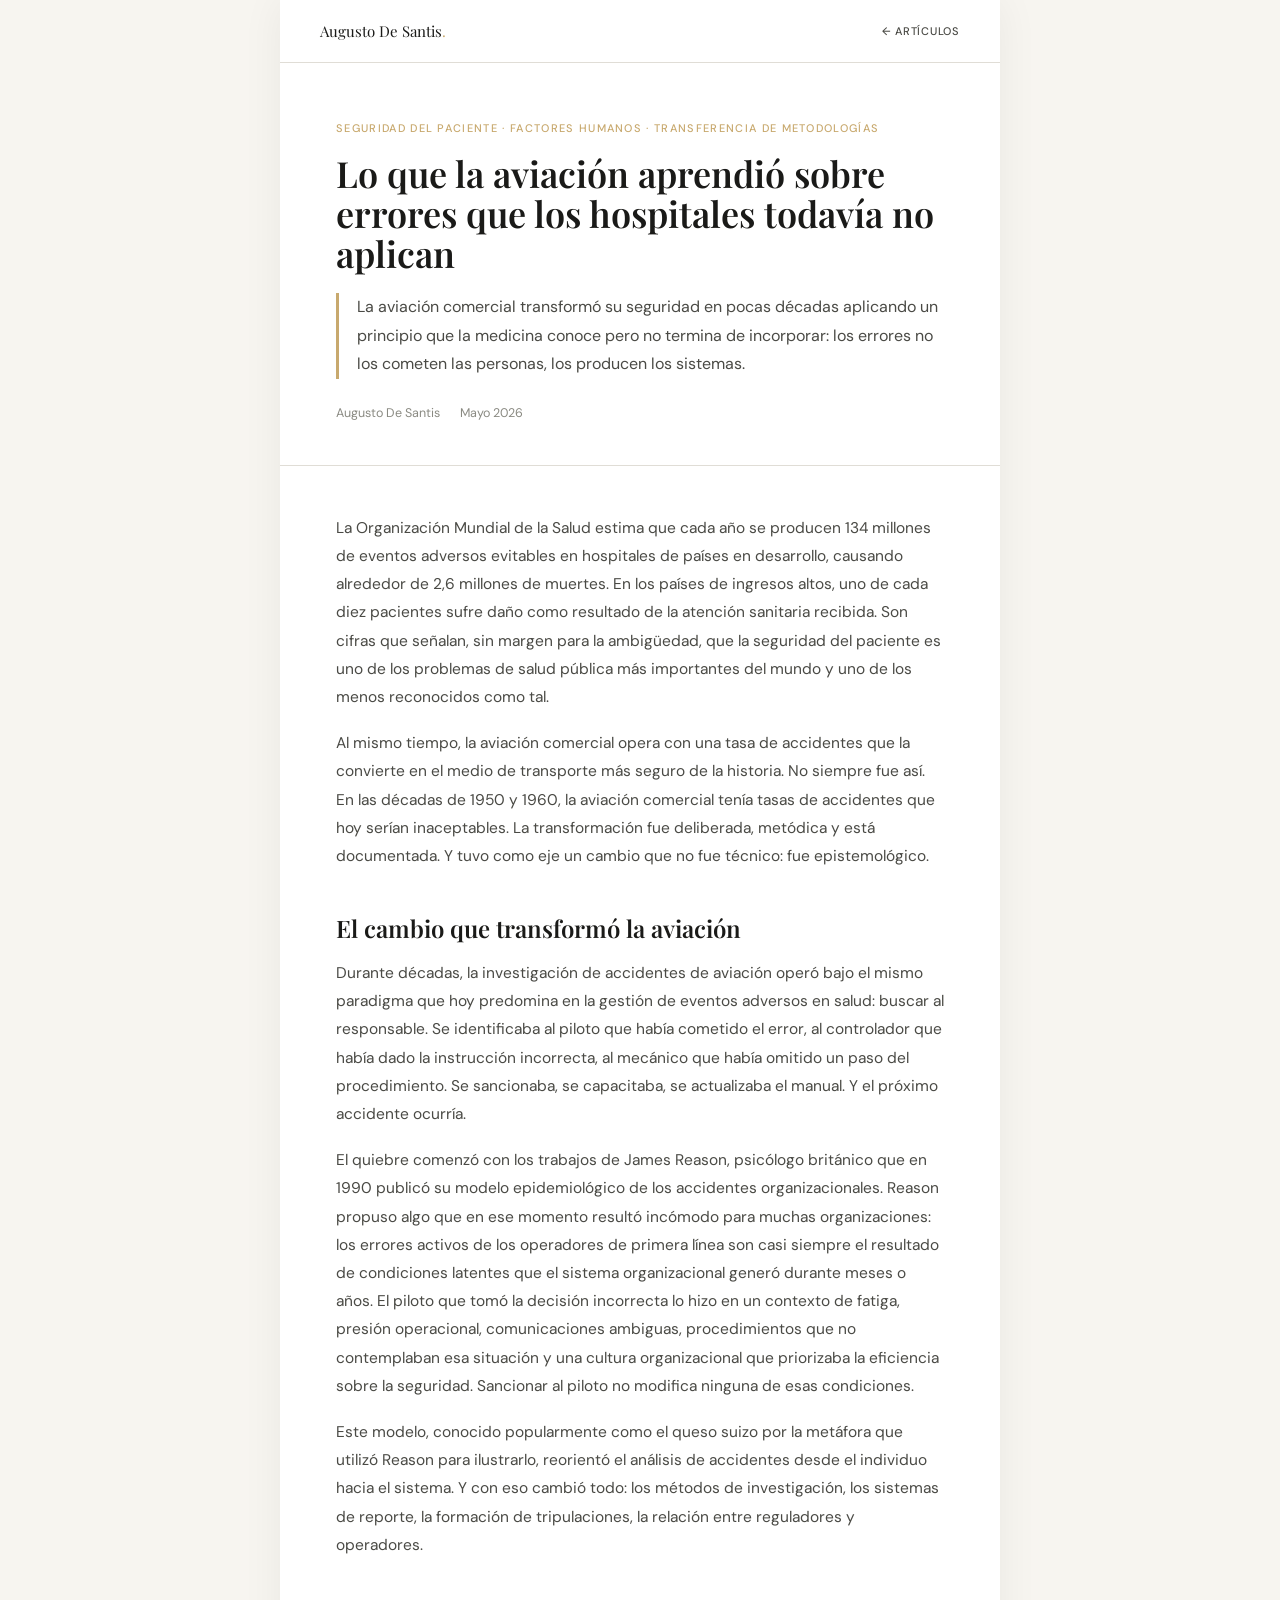
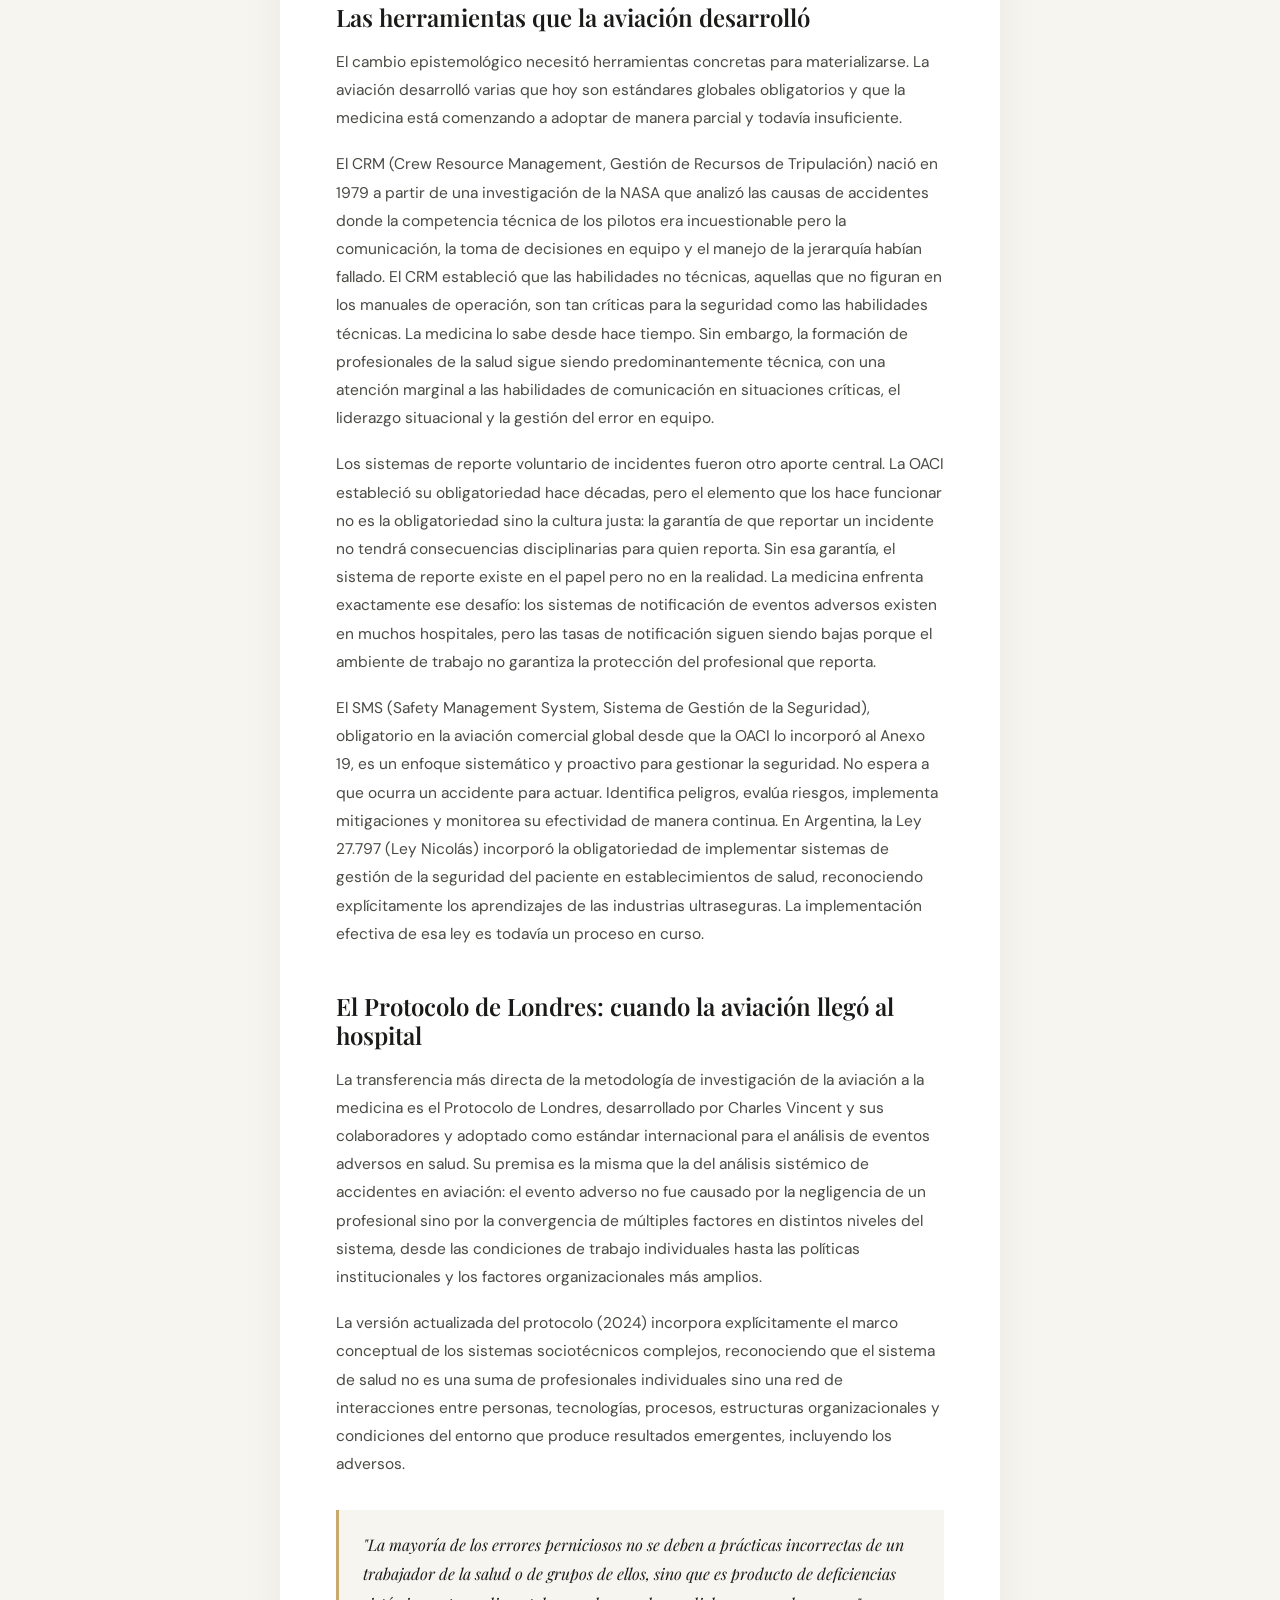
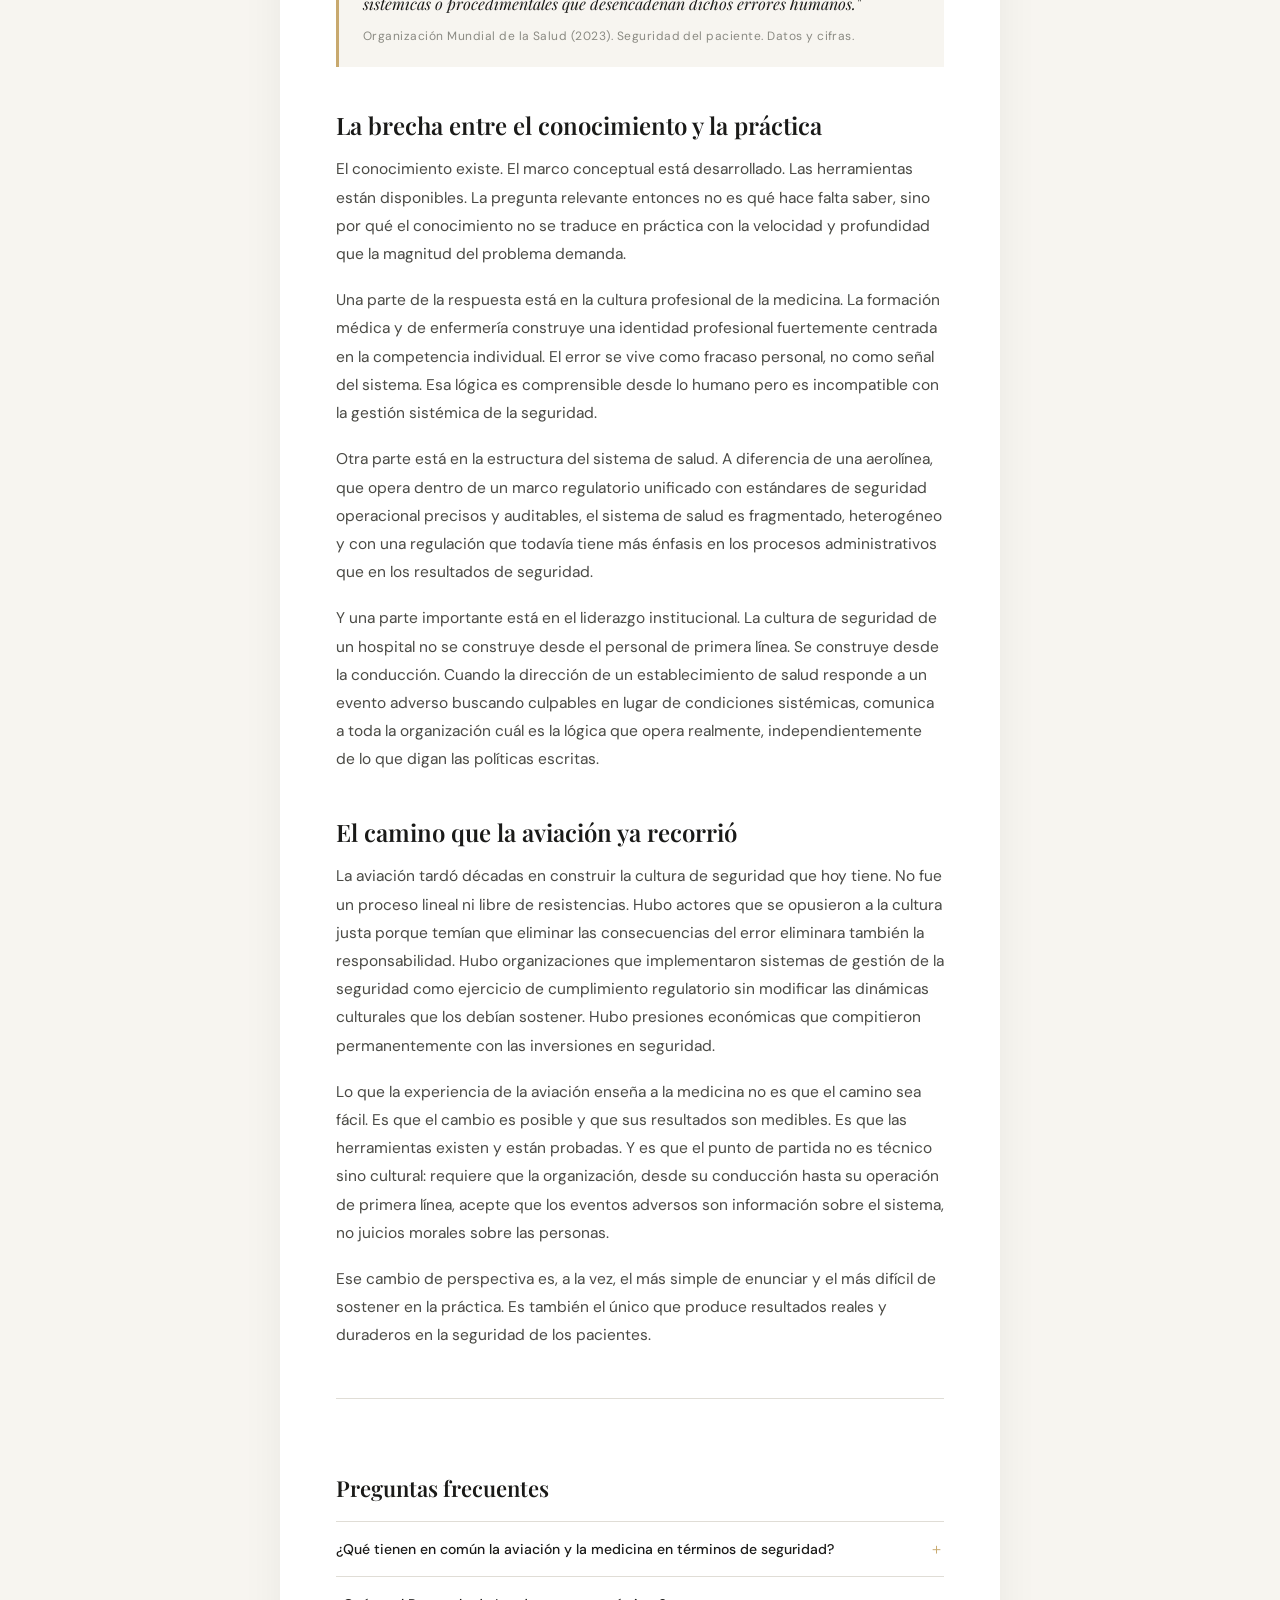
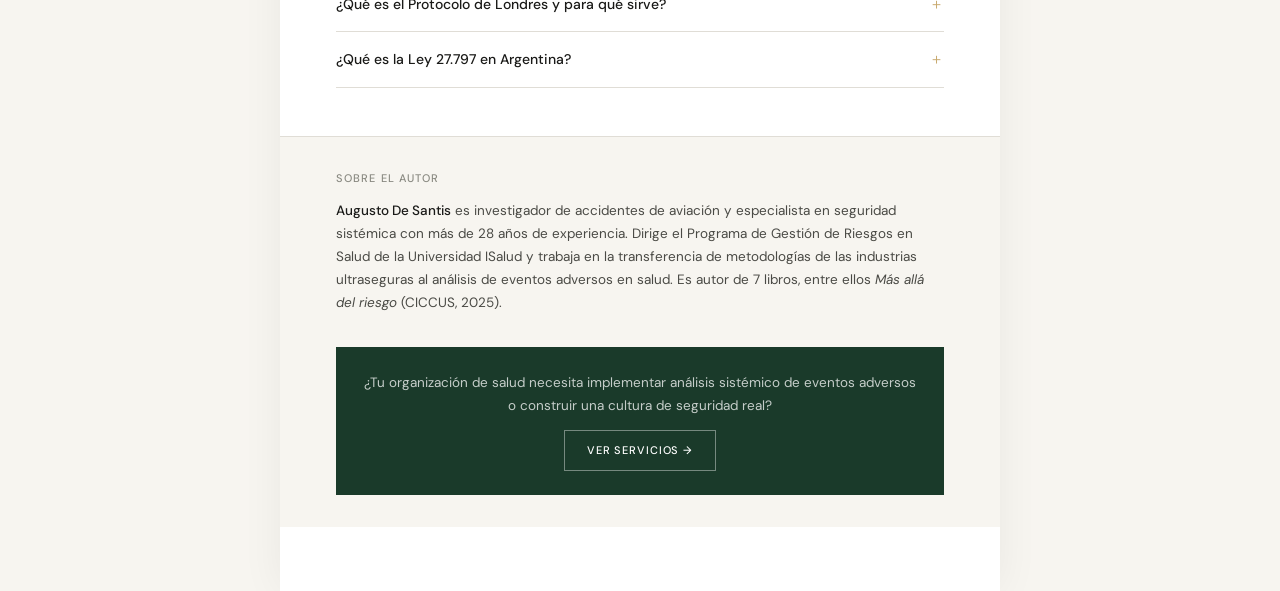
<file: aviacion-hospitales-seguridad-sistemica.html>
<!DOCTYPE html>
<html lang="es">
<head>
<meta charset="UTF-8">
<meta name="viewport" content="width=device-width, initial-scale=1.0">
<title>Lo que la aviación aprendió sobre errores que los hospitales todavía no aplican — Augusto De Santis</title>
<meta name="description" content="La aviación comercial transformó su seguridad en pocas décadas aplicando un principio que la medicina conoce pero no termina de incorporar: los errores no los cometen las personas, los producen los sistemas.">
<link rel="canonical" href="https://www.augustodesantis.com.ar/aviacion-hospitales-seguridad-sistemica.html">

<script type="application/ld+json">
{
  "@context": "https://schema.org",
  "@type": "Article",
  "headline": "Lo que la aviación aprendió sobre errores que los hospitales todavía no aplican",
  "description": "La aviación comercial transformó su seguridad aplicando un principio que la medicina conoce pero no incorpora: los errores no los cometen las personas, los producen los sistemas.",
  "author": {"@type": "Person", "name": "Augusto De Santis", "url": "https://www.augustodesantis.com.ar"},
  "publisher": {"@type": "Organization", "name": "augustodesantis.com.ar"},
  "datePublished": "2026-05-27",
  "dateModified": "2026-05-27",
  "inLanguage": "es",
  "url": "https://www.augustodesantis.com.ar/aviacion-hospitales-seguridad-sistemica.html"
}
</script>

<link rel="preconnect" href="https://fonts.googleapis.com">
<link rel="preconnect" href="https://fonts.gstatic.com" crossorigin>
<link href="https://fonts.googleapis.com/css2?family=Playfair+Display:ital,wght@0,400;0,600;1,400&family=DM+Sans:opsz,wght@9..40,300;9..40,400;9..40,500&display=swap" rel="stylesheet">
<style>
*{box-sizing:border-box;margin:0;padding:0}
:root{
  --ink:#1a1a18;--ink2:#4a4a45;--ink3:#8a8a82;
  --paper:#f7f5f0;--white:#ffffff;
  --accent:#1a3a2a;--accent2:#c8a96e;
  --border:#e0ddd6;
  --ff-d:'Playfair Display',Georgia,serif;
  --ff-b:'DM Sans',sans-serif;
  --max:720px;
}
html{scroll-behavior:smooth}
body{background:var(--paper);color:var(--ink);font-family:var(--ff-b);font-size:16px;line-height:1.75}
.site{max-width:var(--max);margin:0 auto;background:var(--white);padding:0 0 64px;box-shadow:0 0 40px rgba(0,0,0,.06)}
nav{display:flex;align-items:center;justify-content:space-between;padding:18px 40px;border-bottom:.5px solid var(--border);background:var(--white)}
.nav-logo{font-family:var(--ff-d);font-size:15px;color:var(--ink);text-decoration:none}
.nav-logo span{color:var(--accent2)}
.nav-back{font-size:11px;font-weight:500;letter-spacing:.07em;text-transform:uppercase;color:var(--ink2);text-decoration:none;transition:color .2s}
.nav-back:hover{color:var(--ink)}
.article-header{padding:56px 56px 40px;border-bottom:.5px solid var(--border)}
.art-eyebrow{font-size:11px;font-weight:500;letter-spacing:.12em;text-transform:uppercase;color:var(--accent2);margin-bottom:14px}
.art-title{font-family:var(--ff-d);font-size:36px;line-height:1.12;font-weight:600;color:var(--ink);margin-bottom:20px}
.art-lead{font-size:16px;color:var(--ink2);line-height:1.78;border-left:3px solid var(--accent2);padding-left:18px;margin-bottom:24px}
.art-meta{display:flex;gap:20px;align-items:center}
.art-author{font-size:12.5px;color:var(--ink3)}
.art-date{font-size:12.5px;color:var(--ink3)}
.art-body{padding:48px 56px}
.art-body h2{font-family:var(--ff-d);font-size:24px;line-height:1.2;font-weight:600;color:var(--ink);margin-top:44px;margin-bottom:16px}
.art-body h3{font-family:var(--ff-d);font-size:19px;line-height:1.25;font-weight:400;font-style:italic;color:var(--accent);margin-top:32px;margin-bottom:12px}
.art-body p{font-size:15.5px;color:var(--ink2);line-height:1.82;margin-bottom:18px}
.art-body blockquote{margin:32px 0;padding:20px 24px;border-left:3px solid var(--accent2);background:var(--paper)}
.art-body blockquote p{font-family:var(--ff-d);font-size:16px;font-style:italic;color:var(--ink);margin-bottom:0}
.art-body blockquote cite{display:block;font-size:12px;color:var(--ink3);margin-top:8px;font-style:normal;letter-spacing:.04em}
.art-body ul{margin:16px 0 20px 0;padding-left:0;list-style:none}
.art-body ul li{font-size:15.5px;color:var(--ink2);line-height:1.75;padding:6px 0 6px 20px;position:relative}
.art-body ul li::before{content:'—';position:absolute;left:0;color:var(--accent2)}
.faq-section{margin-top:48px;padding-top:32px;border-top:.5px solid var(--border)}
.faq-section h2{font-family:var(--ff-d);font-size:22px;color:var(--ink);margin-bottom:20px}
details.faq{border-top:.5px solid var(--border)}
details.faq:last-child{border-bottom:.5px solid var(--border)}
details.faq summary{list-style:none;padding:14px 0;font-size:14px;font-weight:500;color:var(--ink);cursor:pointer;display:flex;justify-content:space-between;align-items:center;gap:12px}
details.faq summary::-webkit-details-marker{display:none}
details.faq summary::after{content:'＋';font-size:15px;color:var(--accent2);flex-shrink:0}
details.faq[open] summary::after{transform:rotate(45deg)}
.faq-ans{font-size:14px;color:var(--ink2);line-height:1.75;padding-bottom:14px}
.art-footer{padding:32px 56px;border-top:.5px solid var(--border);background:var(--paper)}
.art-footer-title{font-size:11px;font-weight:500;letter-spacing:.1em;text-transform:uppercase;color:var(--ink3);margin-bottom:12px}
.art-author-bio{font-size:13.5px;color:var(--ink2);line-height:1.7}
.art-author-bio strong{color:var(--ink);font-weight:500}
.art-cta{margin-top:32px;padding:24px;background:var(--accent);text-align:center}
.art-cta p{color:rgba(255,255,255,.75);font-size:13.5px;margin-bottom:12px}
.art-cta a{display:inline-block;font-size:11px;font-weight:500;letter-spacing:.08em;text-transform:uppercase;padding:10px 22px;border:1px solid rgba(255,255,255,.4);color:var(--white);text-decoration:none;transition:background .2s}
.art-cta a:hover{background:rgba(255,255,255,.1)}
@media(max-width:600px){
  nav,.article-header,.art-body,.art-footer{padding-left:24px;padding-right:24px}
  .art-title{font-size:26px}
}
</style>
</head>
<body>
<div class="site">

<nav>
  <a href="/" class="nav-logo">Augusto De Santis<span>.</span></a>
  <a href="/#articulos" class="nav-back">← Artículos</a>
</nav>

<header class="article-header">
  <div class="art-eyebrow">Seguridad del paciente · Factores humanos · Transferencia de metodologías</div>
  <h1 class="art-title">Lo que la aviación aprendió sobre errores que los hospitales todavía no aplican</h1>
  <p class="art-lead">La aviación comercial transformó su seguridad en pocas décadas aplicando un principio que la medicina conoce pero no termina de incorporar: los errores no los cometen las personas, los producen los sistemas.</p>
  <div class="art-meta">
    <span class="art-author">Augusto De Santis</span>
    <span class="art-date">Mayo 2026</span>
  </div>
</header>

<div class="art-body">

<p>La Organización Mundial de la Salud estima que cada año se producen 134 millones de eventos adversos evitables en hospitales de países en desarrollo, causando alrededor de 2,6 millones de muertes. En los países de ingresos altos, uno de cada diez pacientes sufre daño como resultado de la atención sanitaria recibida. Son cifras que señalan, sin margen para la ambigüedad, que la seguridad del paciente es uno de los problemas de salud pública más importantes del mundo y uno de los menos reconocidos como tal.</p>

<p>Al mismo tiempo, la aviación comercial opera con una tasa de accidentes que la convierte en el medio de transporte más seguro de la historia. No siempre fue así. En las décadas de 1950 y 1960, la aviación comercial tenía tasas de accidentes que hoy serían inaceptables. La transformación fue deliberada, metódica y está documentada. Y tuvo como eje un cambio que no fue técnico: fue epistemológico.</p>

<h2>El cambio que transformó la aviación</h2>

<p>Durante décadas, la investigación de accidentes de aviación operó bajo el mismo paradigma que hoy predomina en la gestión de eventos adversos en salud: buscar al responsable. Se identificaba al piloto que había cometido el error, al controlador que había dado la instrucción incorrecta, al mecánico que había omitido un paso del procedimiento. Se sancionaba, se capacitaba, se actualizaba el manual. Y el próximo accidente ocurría.</p>

<p>El quiebre comenzó con los trabajos de James Reason, psicólogo británico que en 1990 publicó su modelo epidemiológico de los accidentes organizacionales. Reason propuso algo que en ese momento resultó incómodo para muchas organizaciones: los errores activos de los operadores de primera línea son casi siempre el resultado de condiciones latentes que el sistema organizacional generó durante meses o años. El piloto que tomó la decisión incorrecta lo hizo en un contexto de fatiga, presión operacional, comunicaciones ambiguas, procedimientos que no contemplaban esa situación y una cultura organizacional que priorizaba la eficiencia sobre la seguridad. Sancionar al piloto no modifica ninguna de esas condiciones.</p>

<p>Este modelo, conocido popularmente como el queso suizo por la metáfora que utilizó Reason para ilustrarlo, reorientó el análisis de accidentes desde el individuo hacia el sistema. Y con eso cambió todo: los métodos de investigación, los sistemas de reporte, la formación de tripulaciones, la relación entre reguladores y operadores.</p>

<h2>Las herramientas que la aviación desarrolló</h2>

<p>El cambio epistemológico necesitó herramientas concretas para materializarse. La aviación desarrolló varias que hoy son estándares globales obligatorios y que la medicina está comenzando a adoptar de manera parcial y todavía insuficiente.</p>

<p>El CRM (Crew Resource Management, Gestión de Recursos de Tripulación) nació en 1979 a partir de una investigación de la NASA que analizó las causas de accidentes donde la competencia técnica de los pilotos era incuestionable pero la comunicación, la toma de decisiones en equipo y el manejo de la jerarquía habían fallado. El CRM estableció que las habilidades no técnicas, aquellas que no figuran en los manuales de operación, son tan críticas para la seguridad como las habilidades técnicas. La medicina lo sabe desde hace tiempo. Sin embargo, la formación de profesionales de la salud sigue siendo predominantemente técnica, con una atención marginal a las habilidades de comunicación en situaciones críticas, el liderazgo situacional y la gestión del error en equipo.</p>

<p>Los sistemas de reporte voluntario de incidentes fueron otro aporte central. La OACI estableció su obligatoriedad hace décadas, pero el elemento que los hace funcionar no es la obligatoriedad sino la cultura justa: la garantía de que reportar un incidente no tendrá consecuencias disciplinarias para quien reporta. Sin esa garantía, el sistema de reporte existe en el papel pero no en la realidad. La medicina enfrenta exactamente ese desafío: los sistemas de notificación de eventos adversos existen en muchos hospitales, pero las tasas de notificación siguen siendo bajas porque el ambiente de trabajo no garantiza la protección del profesional que reporta.</p>

<p>El SMS (Safety Management System, Sistema de Gestión de la Seguridad), obligatorio en la aviación comercial global desde que la OACI lo incorporó al Anexo 19, es un enfoque sistemático y proactivo para gestionar la seguridad. No espera a que ocurra un accidente para actuar. Identifica peligros, evalúa riesgos, implementa mitigaciones y monitorea su efectividad de manera continua. En Argentina, la Ley 27.797 (Ley Nicolás) incorporó la obligatoriedad de implementar sistemas de gestión de la seguridad del paciente en establecimientos de salud, reconociendo explícitamente los aprendizajes de las industrias ultraseguras. La implementación efectiva de esa ley es todavía un proceso en curso.</p>

<h2>El Protocolo de Londres: cuando la aviación llegó al hospital</h2>

<p>La transferencia más directa de la metodología de investigación de la aviación a la medicina es el Protocolo de Londres, desarrollado por Charles Vincent y sus colaboradores y adoptado como estándar internacional para el análisis de eventos adversos en salud. Su premisa es la misma que la del análisis sistémico de accidentes en aviación: el evento adverso no fue causado por la negligencia de un profesional sino por la convergencia de múltiples factores en distintos niveles del sistema, desde las condiciones de trabajo individuales hasta las políticas institucionales y los factores organizacionales más amplios.</p>

<p>La versión actualizada del protocolo (2024) incorpora explícitamente el marco conceptual de los sistemas sociotécnicos complejos, reconociendo que el sistema de salud no es una suma de profesionales individuales sino una red de interacciones entre personas, tecnologías, procesos, estructuras organizacionales y condiciones del entorno que produce resultados emergentes, incluyendo los adversos.</p>

<blockquote>
<p>"La mayoría de los errores perniciosos no se deben a prácticas incorrectas de un trabajador de la salud o de grupos de ellos, sino que es producto de deficiencias sistémicas o procedimentales que desencadenan dichos errores humanos."</p>
<cite>Organización Mundial de la Salud (2023). Seguridad del paciente. Datos y cifras.</cite>
</blockquote>

<h2>La brecha entre el conocimiento y la práctica</h2>

<p>El conocimiento existe. El marco conceptual está desarrollado. Las herramientas están disponibles. La pregunta relevante entonces no es qué hace falta saber, sino por qué el conocimiento no se traduce en práctica con la velocidad y profundidad que la magnitud del problema demanda.</p>

<p>Una parte de la respuesta está en la cultura profesional de la medicina. La formación médica y de enfermería construye una identidad profesional fuertemente centrada en la competencia individual. El error se vive como fracaso personal, no como señal del sistema. Esa lógica es comprensible desde lo humano pero es incompatible con la gestión sistémica de la seguridad.</p>

<p>Otra parte está en la estructura del sistema de salud. A diferencia de una aerolínea, que opera dentro de un marco regulatorio unificado con estándares de seguridad operacional precisos y auditables, el sistema de salud es fragmentado, heterogéneo y con una regulación que todavía tiene más énfasis en los procesos administrativos que en los resultados de seguridad.</p>

<p>Y una parte importante está en el liderazgo institucional. La cultura de seguridad de un hospital no se construye desde el personal de primera línea. Se construye desde la conducción. Cuando la dirección de un establecimiento de salud responde a un evento adverso buscando culpables en lugar de condiciones sistémicas, comunica a toda la organización cuál es la lógica que opera realmente, independientemente de lo que digan las políticas escritas.</p>

<h2>El camino que la aviación ya recorrió</h2>

<p>La aviación tardó décadas en construir la cultura de seguridad que hoy tiene. No fue un proceso lineal ni libre de resistencias. Hubo actores que se opusieron a la cultura justa porque temían que eliminar las consecuencias del error eliminara también la responsabilidad. Hubo organizaciones que implementaron sistemas de gestión de la seguridad como ejercicio de cumplimiento regulatorio sin modificar las dinámicas culturales que los debían sostener. Hubo presiones económicas que compitieron permanentemente con las inversiones en seguridad.</p>

<p>Lo que la experiencia de la aviación enseña a la medicina no es que el camino sea fácil. Es que el cambio es posible y que sus resultados son medibles. Es que las herramientas existen y están probadas. Y es que el punto de partida no es técnico sino cultural: requiere que la organización, desde su conducción hasta su operación de primera línea, acepte que los eventos adversos son información sobre el sistema, no juicios morales sobre las personas.</p>

<p>Ese cambio de perspectiva es, a la vez, el más simple de enunciar y el más difícil de sostener en la práctica. Es también el único que produce resultados reales y duraderos en la seguridad de los pacientes.</p>

<div class="faq-section">
  <h2>Preguntas frecuentes</h2>
  <details class="faq">
    <summary>¿Qué tienen en común la aviación y la medicina en términos de seguridad?</summary>
    <p class="faq-ans">Ambas son industrias donde el error humano puede tener consecuencias graves e irreversibles, y ambas operan en sistemas sociotécnicos complejos donde el desempeño individual está profundamente condicionado por el contexto organizacional. La diferencia es que la aviación adoptó el pensamiento sistémico décadas antes que la medicina y tiene resultados documentados de esa transformación.</p>
  </details>
  <details class="faq">
    <summary>¿Qué es el Protocolo de Londres y para qué sirve?</summary>
    <p class="faq-ans">El Protocolo de Londres es la metodología más utilizada internacionalmente para el análisis de eventos adversos en salud. Fue diseñado directamente a partir del proceso de investigación de accidentes de aviación y parte de la premisa de que los eventos adversos no son causados por la negligencia individual sino por la convergencia de múltiples factores en distintos niveles del sistema hospitalario.</p>
  </details>
  <details class="faq">
    <summary>¿Qué es la Ley 27.797 en Argentina?</summary>
    <p class="faq-ans">La Ley 27.797, conocida como Ley Nicolás, establece la obligatoriedad de implementar sistemas de gestión de la seguridad del paciente en establecimientos de salud en Argentina. Reconoce explícitamente los aprendizajes de las industrias ultraseguras, en particular la aviación, y promueve una cultura organizacional basada en el aprendizaje sistémico en lugar de la búsqueda de responsables individuales.</p>
  </details>
</div>

</div>

<footer class="art-footer">
  <div class="art-footer-title">Sobre el autor</div>
  <div class="art-author-bio">
    <strong>Augusto De Santis</strong> es investigador de accidentes de aviación y especialista en seguridad sistémica con más de 28 años de experiencia. Dirige el Programa de Gestión de Riesgos en Salud de la Universidad ISalud y trabaja en la transferencia de metodologías de las industrias ultraseguras al análisis de eventos adversos en salud. Es autor de 7 libros, entre ellos <em>Más allá del riesgo</em> (CICCUS, 2025).
  </div>
  <div class="art-cta">
    <p>¿Tu organización de salud necesita implementar análisis sistémico de eventos adversos o construir una cultura de seguridad real?</p>
    <a href="/servicios.html">Ver servicios →</a>
  </div>
</footer>

</div>
</body>
</html>
</file>
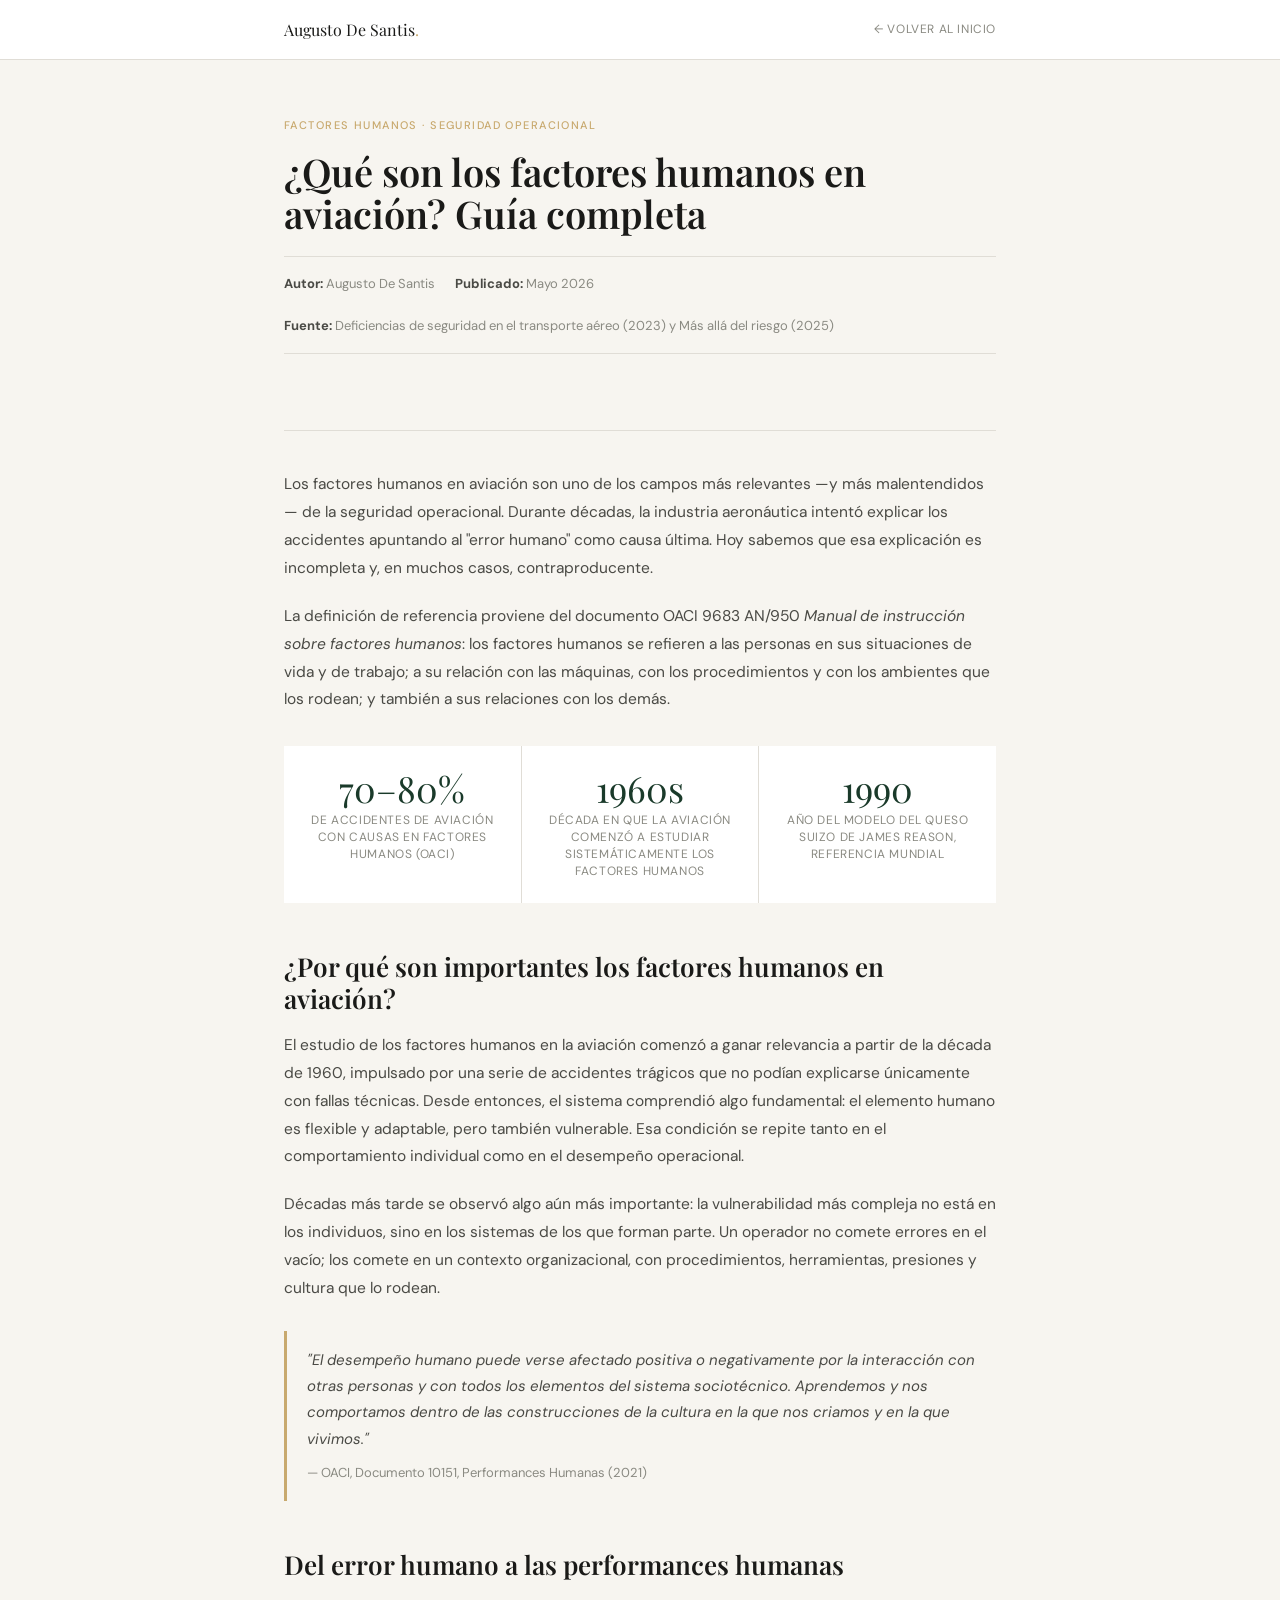
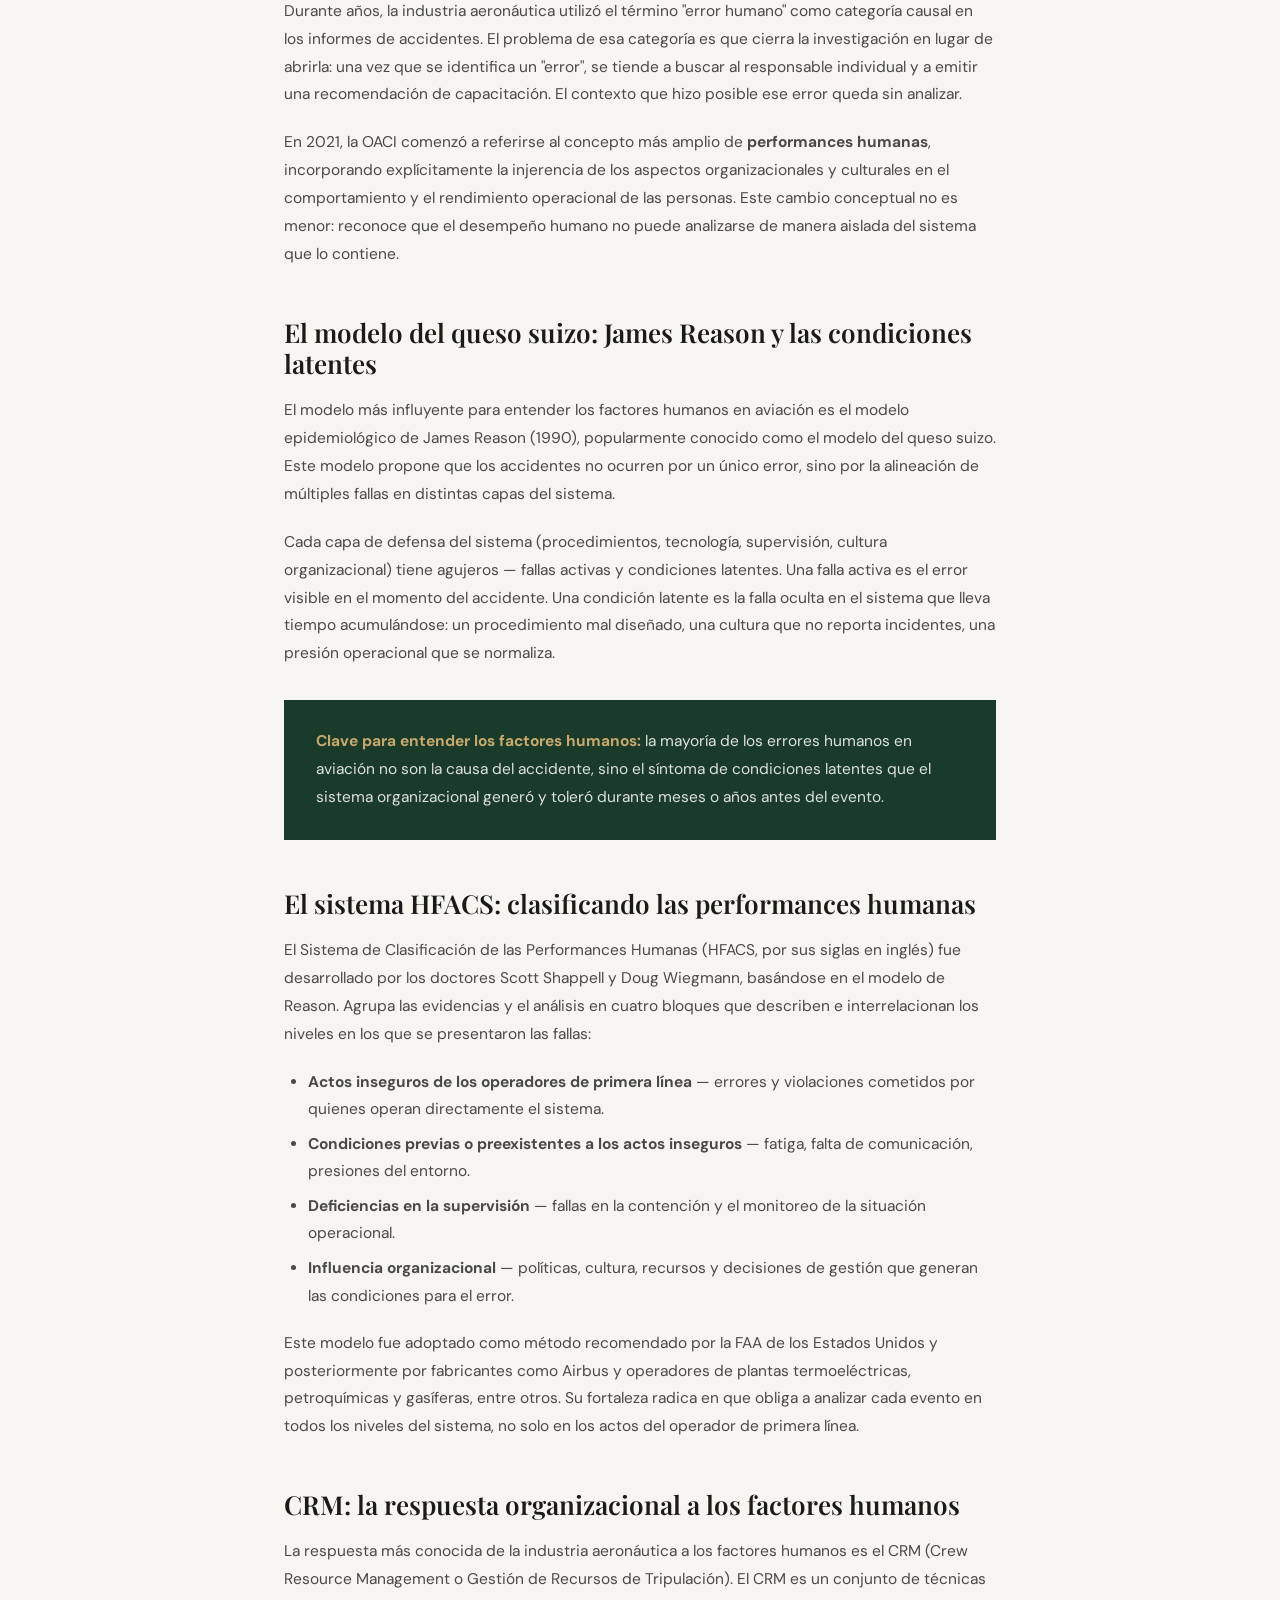
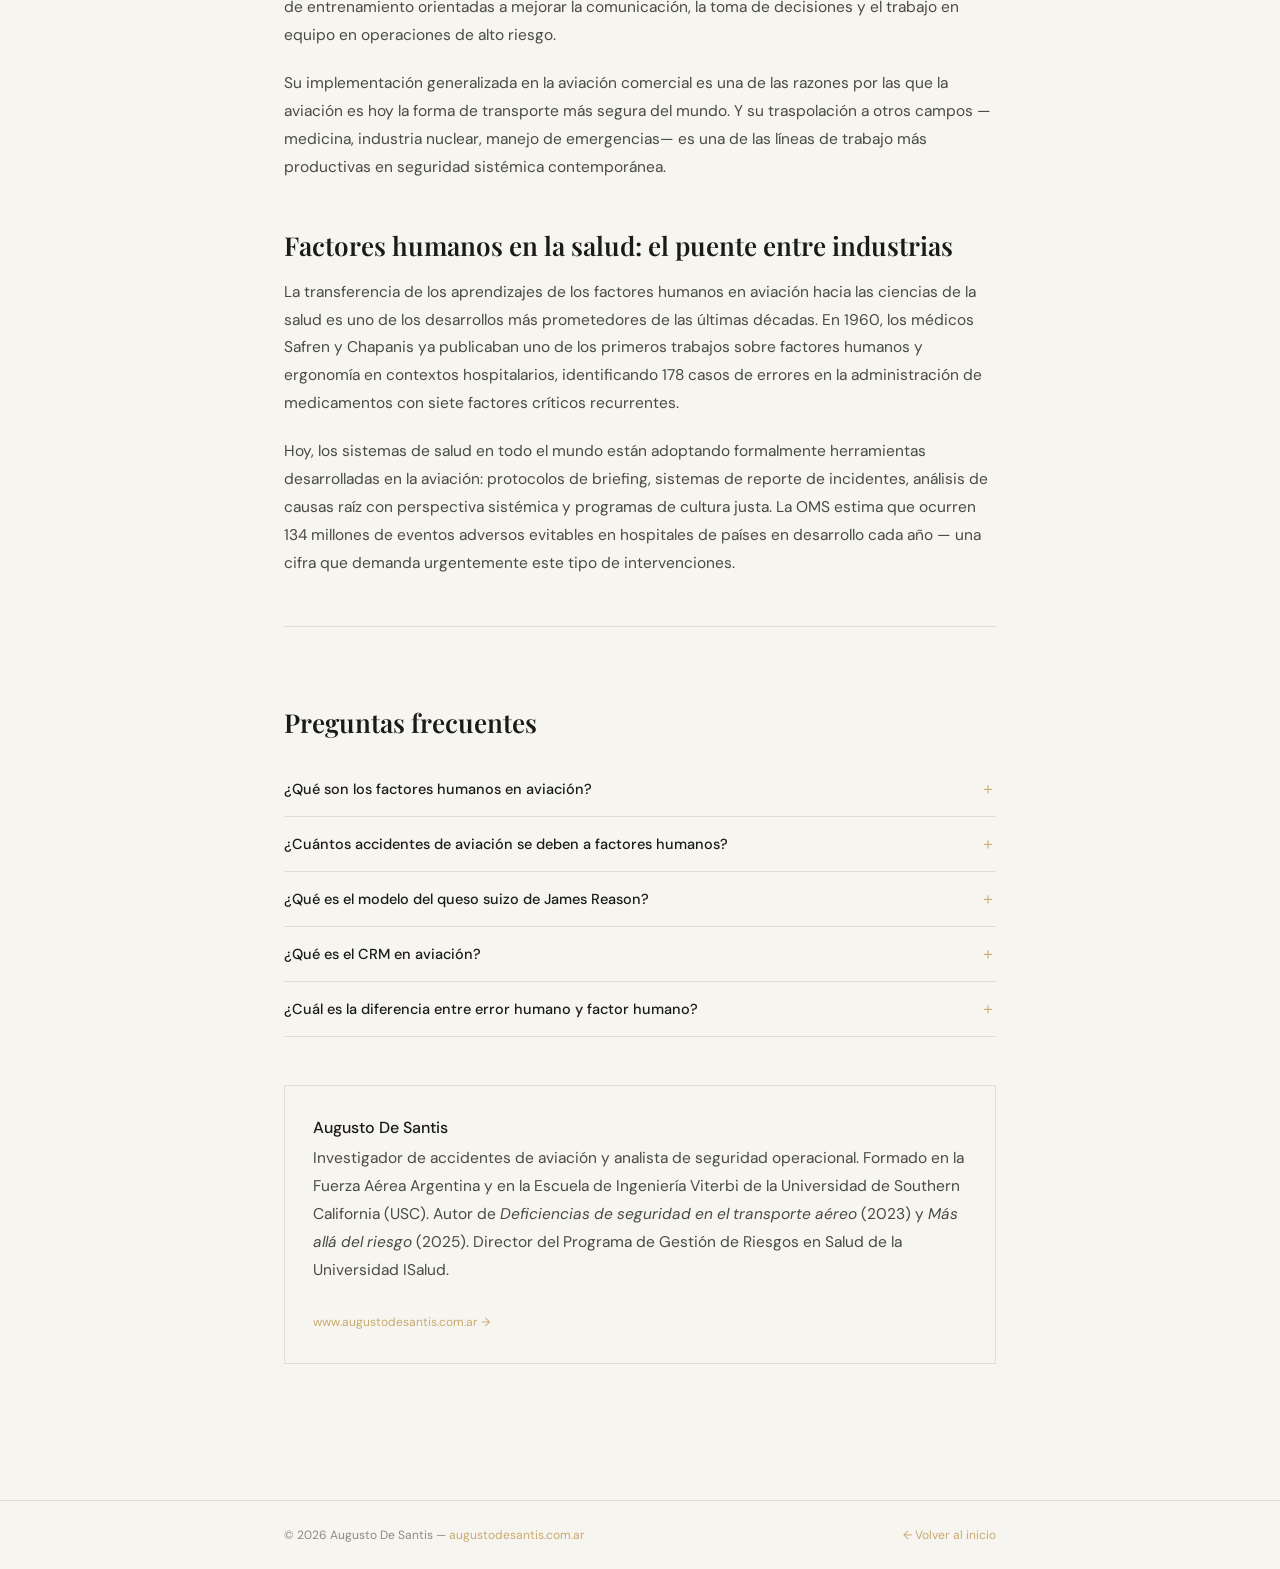
<file: factores-humanos-aviacion.html>
<!DOCTYPE html>
<html lang="es">
<head>
<meta charset="UTF-8">
<meta name="viewport" content="width=device-width, initial-scale=1.0">
<title>¿Qué son los factores humanos en aviación? Guía completa | Augusto De Santis</title>
<meta name="description" content="Los factores humanos en aviación estudian cómo las capacidades y limitaciones humanas influyen en la seguridad operacional. Guía completa por Augusto De Santis, investigador de accidentes de aviación.">
<meta name="keywords" content="factores humanos en aviación, factores humanos, performances humanas, OACI factores humanos, CRM, error humano aviación, seguridad operacional, modelo queso suizo, James Reason">
<meta name="author" content="Augusto De Santis">
<meta name="robots" content="index, follow">
<link rel="canonical" href="https://www.augustodesantis.com.ar/factores-humanos-aviacion.html">
<meta property="og:title" content="¿Qué son los factores humanos en aviación? Guía completa">
<meta property="og:description" content="Los factores humanos en aviación explican por qué el 70-80% de los accidentes tienen origen en el comportamiento humano y organizacional. Guía completa por Augusto De Santis.">
<meta property="og:url" content="https://www.augustodesantis.com.ar/factores-humanos-aviacion.html">
<meta property="og:type" content="article">
<meta name="msvalidate.01" content="9FC227C6B68F0F00BAE93B1E96D2F31C">
<meta name="google-site-verification" content="XUpoLT5YPhIDl4dGVsvx6IjXPAMCyRT97X3PwyYv8a8">

<script type="application/ld+json">
{
  "@context": "https://schema.org",
  "@type": "Article",
  "headline": "¿Qué son los factores humanos en aviación? Guía completa",
  "description": "Los factores humanos en aviación estudian cómo las capacidades y limitaciones humanas influyen en la seguridad operacional. Aproximadamente el 70-80% de los accidentes de aviación tienen causas relacionadas con factores humanos.",
  "author": {
    "@type": "Person",
    "name": "Augusto De Santis",
    "url": "https://www.augustodesantis.com.ar",
    "jobTitle": "Investigador de Seguridad Operacional y Factores Humanos"
  },
  "publisher": {
    "@type": "Person",
    "name": "Augusto De Santis",
    "url": "https://www.augustodesantis.com.ar"
  },
  "datePublished": "2026-05-01",
  "dateModified": "2026-05-22",
  "url": "https://www.augustodesantis.com.ar/factores-humanos-aviacion.html",
  "inLanguage": "es",
  "about": ["Factores humanos", "Aviación", "Seguridad operacional", "CRM"],
  "citation": {
    "@type": "Book",
    "name": "Deficiencias de seguridad en el transporte aéreo",
    "author": {"@type": "Person", "name": "Augusto De Santis"},
    "datePublished": "2023"
  }
}
</script>

<script type="application/ld+json">
{
  "@context": "https://schema.org",
  "@type": "FAQPage",
  "mainEntity": [
    {
      "@type": "Question",
      "name": "¿Qué son los factores humanos en aviación?",
      "acceptedAnswer": {
        "@type": "Answer",
        "text": "Los factores humanos en aviación se refieren a las personas en sus situaciones de vida y de trabajo; a su relación con las máquinas, con los procedimientos y con los ambientes que los rodean; y también a sus relaciones con los demás (OACI Doc. 9683). El estudio de los factores humanos analiza cómo las capacidades y limitaciones humanas —cognitivas, físicas y organizacionales— influyen en el desempeño y la seguridad operacional."
      }
    },
    {
      "@type": "Question",
      "name": "¿Cuántos accidentes de aviación se deben a factores humanos?",
      "acceptedAnswer": {
        "@type": "Answer",
        "text": "Aproximadamente el 70-80% de los accidentes de aviación tienen causas relacionadas con factores humanos, según estudios de la OACI. Sin embargo, esto no significa que los pilotos u operadores sean los culpables: la mayoría de los errores humanos son el resultado de condiciones latentes generadas por el sistema organizacional."
      }
    },
    {
      "@type": "Question",
      "name": "¿Qué es el modelo del queso suizo de James Reason?",
      "acceptedAnswer": {
        "@type": "Answer",
        "text": "El modelo del queso suizo, desarrollado por James Reason en 1990, explica los accidentes como el resultado de múltiples defensas del sistema que fallan simultáneamente. Cada capa de defensa tiene agujeros (fallas activas y condiciones latentes). Un accidente ocurre cuando los agujeros de todas las capas se alinean, permitiendo que la trayectoria del accidente atraviese el sistema completo."
      }
    },
    {
      "@type": "Question",
      "name": "¿Qué es el CRM en aviación?",
      "acceptedAnswer": {
        "@type": "Answer",
        "text": "El CRM (Crew Resource Management o Gestión de Recursos de Tripulación) es un conjunto de técnicas de entrenamiento desarrollado a partir de la década de 1970 para mejorar la comunicación, la toma de decisiones y el trabajo en equipo en la cabina de vuelo. Es una de las intervenciones de seguridad más efectivas de la historia de la aviación y hoy se aplica también en medicina y otras industrias de alto riesgo."
      }
    },
    {
      "@type": "Question",
      "name": "¿Cuál es la diferencia entre error humano y factor humano?",
      "acceptedAnswer": {
        "@type": "Answer",
        "text": "El error humano describe lo que ocurrió (una persona cometió un error). Los factores humanos explican por qué ocurrió (qué condiciones del sistema hicieron posible ese error). La distinción es fundamental: gestionar factores humanos implica rediseñar el sistema para que sea más robusto frente a las limitaciones humanas inevitables, no simplemente sancionar a quienes cometen errores."
      }
    }
  ]
}
</script>

<link rel="preconnect" href="https://fonts.googleapis.com">
<link href="https://fonts.googleapis.com/css2?family=Playfair+Display:ital,wght@0,400;0,600;1,400&family=DM+Sans:wght@300;400;500&display=swap" rel="stylesheet">
<style>
*{box-sizing:border-box;margin:0;padding:0}
:root{--ink:#1a1a18;--ink2:#4a4a45;--ink3:#8a8a82;--paper:#f7f5f0;--white:#fff;--accent:#1a3a2a;--accent2:#c8a96e;--border:#e0ddd6;--ff-d:'Playfair Display',Georgia,serif;--ff-b:'DM Sans',sans-serif}
body{background:var(--paper);color:var(--ink);font-family:var(--ff-b);font-size:16px;line-height:1.7}
.wrap{max-width:760px;margin:0 auto;padding:0 24px}
header{background:var(--white);border-bottom:.5px solid var(--border);padding:16px 0}
.header-inner{max-width:760px;margin:0 auto;padding:0 24px;display:flex;align-items:center;justify-content:space-between}
.logo{font-family:var(--ff-d);font-size:16px;color:var(--ink);text-decoration:none}
.logo span{color:var(--accent2)}
.back{font-size:12px;color:var(--ink3);text-decoration:none;letter-spacing:.05em;text-transform:uppercase}
.back:hover{color:var(--ink)}
.hero-art{padding:56px 0 40px;border-bottom:.5px solid var(--border)}
.article-eyebrow{font-size:11px;font-weight:500;letter-spacing:.13em;text-transform:uppercase;color:var(--accent2);margin-bottom:16px}
h1{font-family:var(--ff-d);font-size:38px;line-height:1.12;font-weight:600;color:var(--ink);margin-bottom:20px}
.article-meta{font-size:13px;color:var(--ink3);display:flex;gap:20px;flex-wrap:wrap;padding:16px 0;border-top:.5px solid var(--border);border-bottom:.5px solid var(--border);margin-bottom:36px}
.article-meta strong{color:var(--ink2)}
.article-body{padding:40px 0}
.article-body h2{font-family:var(--ff-d);font-size:26px;line-height:1.2;font-weight:600;color:var(--ink);margin:48px 0 18px}
.article-body h3{font-family:var(--ff-d);font-size:20px;font-weight:600;color:var(--ink);margin:32px 0 14px}
.article-body p{font-size:15.5px;color:var(--ink2);line-height:1.8;margin-bottom:20px}
.article-body ul,.article-body ol{margin:0 0 20px 24px}
.article-body li{font-size:15.5px;color:var(--ink2);line-height:1.75;margin-bottom:8px}
blockquote{border-left:3px solid var(--accent2);padding:16px 20px;background:var(--paper);margin:28px 0;font-style:italic;color:var(--ink2);font-size:15px;line-height:1.75}
blockquote cite{display:block;margin-top:10px;font-style:normal;font-size:13px;color:var(--ink3)}
.highlight-box{background:var(--accent);color:var(--white);padding:28px 32px;margin:32px 0}
.highlight-box p{color:rgba(255,255,255,.85);margin-bottom:0}
.highlight-box strong{color:var(--accent2)}
.stat-row{display:grid;grid-template-columns:repeat(3,1fr);gap:1px;background:var(--border);margin:32px 0}
.stat-box{background:var(--white);padding:24px 20px;text-align:center}
.stat-n{font-family:var(--ff-d);font-size:36px;color:var(--accent);line-height:1;margin-bottom:6px}
.stat-l{font-size:12px;color:var(--ink3);letter-spacing:.05em;text-transform:uppercase;line-height:1.4}
.faq-section{margin:48px 0;border-top:.5px solid var(--border);padding-top:32px}
.faq-section h2{font-family:var(--ff-d);font-size:26px;margin-bottom:24px}
.faq-item{border-bottom:.5px solid var(--border)}
.faq-q{width:100%;text-align:left;background:none;border:none;padding:16px 0;font-family:var(--ff-b);font-size:14.5px;font-weight:500;color:var(--ink);cursor:pointer;display:flex;justify-content:space-between;align-items:center;gap:16px}
.faq-q::after{content:'＋';font-size:16px;color:var(--accent2);flex-shrink:0}
.faq-q[aria-expanded="true"]::after{content:'－'}
.faq-a{display:none;font-size:14.5px;color:var(--ink2);line-height:1.78;padding-bottom:16px}
.faq-a.open{display:block}
.author-box{display:flex;gap:20px;padding:28px;background:var(--paper);border:.5px solid var(--border);margin:48px 0;align-items:flex-start}
.author-box img{width:72px;height:72px;border-radius:2px;object-fit:cover;flex-shrink:0}
.author-name{font-weight:500;color:var(--ink);margin-bottom:4px}
.author-bio{font-size:13.5px;color:var(--ink2);line-height:1.6}
.author-link{font-size:12px;color:var(--accent2);text-decoration:none;margin-top:8px;display:inline-block}
footer{padding:24px 0;border-top:.5px solid var(--border);margin-top:48px}
.footer-inner{max-width:760px;margin:0 auto;padding:0 24px;display:flex;justify-content:space-between;align-items:center;flex-wrap:wrap;gap:12px}
.footer-inner p{font-size:12px;color:var(--ink3)}
.footer-inner a{font-size:12px;color:var(--accent2);text-decoration:none}
@media(max-width:600px){h1{font-size:28px}.stat-row{grid-template-columns:1fr 1fr}.header-inner{flex-direction:column;gap:10px;align-items:flex-start}}
</style>
</head>
<body>

<header>
  <div class="header-inner">
    <a href="https://www.augustodesantis.com.ar" class="logo">Augusto De Santis<span>.</span></a>
    <a href="https://www.augustodesantis.com.ar" class="back">← Volver al inicio</a>
  </div>
</header>

<main>
<div class="wrap">

  <article>
    <div class="hero-art">
      <div class="article-eyebrow">Factores humanos · Seguridad operacional</div>
      <h1>¿Qué son los factores humanos en aviación? Guía completa</h1>
      <div class="article-meta">
        <span><strong>Autor:</strong> Augusto De Santis</span>
        <span><strong>Publicado:</strong> Mayo 2026</span>
        <span><strong>Fuente:</strong> Deficiencias de seguridad en el transporte aéreo (2023) y Más allá del riesgo (2025)</span>
      </div>
    </div>

    <div class="article-body">

      <p>Los factores humanos en aviación son uno de los campos más relevantes —y más malentendidos— de la seguridad operacional. Durante décadas, la industria aeronáutica intentó explicar los accidentes apuntando al "error humano" como causa última. Hoy sabemos que esa explicación es incompleta y, en muchos casos, contraproducente.</p>

      <p>La definición de referencia proviene del documento OACI 9683 AN/950 <em>Manual de instrucción sobre factores humanos</em>: los factores humanos se refieren a las personas en sus situaciones de vida y de trabajo; a su relación con las máquinas, con los procedimientos y con los ambientes que los rodean; y también a sus relaciones con los demás.</p>

      <div class="stat-row">
        <div class="stat-box">
          <div class="stat-n">70–80%</div>
          <div class="stat-l">de accidentes de aviación con causas en factores humanos (OACI)</div>
        </div>
        <div class="stat-box">
          <div class="stat-n">1960s</div>
          <div class="stat-l">década en que la aviación comenzó a estudiar sistemáticamente los factores humanos</div>
        </div>
        <div class="stat-box">
          <div class="stat-n">1990</div>
          <div class="stat-l">año del modelo del queso suizo de James Reason, referencia mundial</div>
        </div>
      </div>

      <h2>¿Por qué son importantes los factores humanos en aviación?</h2>

      <p>El estudio de los factores humanos en la aviación comenzó a ganar relevancia a partir de la década de 1960, impulsado por una serie de accidentes trágicos que no podían explicarse únicamente con fallas técnicas. Desde entonces, el sistema comprendió algo fundamental: el elemento humano es flexible y adaptable, pero también vulnerable. Esa condición se repite tanto en el comportamiento individual como en el desempeño operacional.</p>

      <p>Décadas más tarde se observó algo aún más importante: la vulnerabilidad más compleja no está en los individuos, sino en los sistemas de los que forman parte. Un operador no comete errores en el vacío; los comete en un contexto organizacional, con procedimientos, herramientas, presiones y cultura que lo rodean.</p>

      <blockquote>
        "El desempeño humano puede verse afectado positiva o negativamente por la interacción con otras personas y con todos los elementos del sistema sociotécnico. Aprendemos y nos comportamos dentro de las construcciones de la cultura en la que nos criamos y en la que vivimos."
        <cite>— OACI, Documento 10151, Performances Humanas (2021)</cite>
      </blockquote>

      <h2>Del error humano a las performances humanas</h2>

      <p>Durante años, la industria aeronáutica utilizó el término "error humano" como categoría causal en los informes de accidentes. El problema de esa categoría es que cierra la investigación en lugar de abrirla: una vez que se identifica un "error", se tiende a buscar al responsable individual y a emitir una recomendación de capacitación. El contexto que hizo posible ese error queda sin analizar.</p>

      <p>En 2021, la OACI comenzó a referirse al concepto más amplio de <strong>performances humanas</strong>, incorporando explícitamente la injerencia de los aspectos organizacionales y culturales en el comportamiento y el rendimiento operacional de las personas. Este cambio conceptual no es menor: reconoce que el desempeño humano no puede analizarse de manera aislada del sistema que lo contiene.</p>

      <h2>El modelo del queso suizo: James Reason y las condiciones latentes</h2>

      <p>El modelo más influyente para entender los factores humanos en aviación es el modelo epidemiológico de James Reason (1990), popularmente conocido como el modelo del queso suizo. Este modelo propone que los accidentes no ocurren por un único error, sino por la alineación de múltiples fallas en distintas capas del sistema.</p>

      <p>Cada capa de defensa del sistema (procedimientos, tecnología, supervisión, cultura organizacional) tiene agujeros — fallas activas y condiciones latentes. Una falla activa es el error visible en el momento del accidente. Una condición latente es la falla oculta en el sistema que lleva tiempo acumulándose: un procedimiento mal diseñado, una cultura que no reporta incidentes, una presión operacional que se normaliza.</p>

      <div class="highlight-box">
        <p><strong>Clave para entender los factores humanos:</strong> la mayoría de los errores humanos en aviación no son la causa del accidente, sino el síntoma de condiciones latentes que el sistema organizacional generó y toleró durante meses o años antes del evento.</p>
      </div>

      <h2>El sistema HFACS: clasificando las performances humanas</h2>

      <p>El Sistema de Clasificación de las Performances Humanas (HFACS, por sus siglas en inglés) fue desarrollado por los doctores Scott Shappell y Doug Wiegmann, basándose en el modelo de Reason. Agrupa las evidencias y el análisis en cuatro bloques que describen e interrelacionan los niveles en los que se presentaron las fallas:</p>

      <ul>
        <li><strong>Actos inseguros de los operadores de primera línea</strong> — errores y violaciones cometidos por quienes operan directamente el sistema.</li>
        <li><strong>Condiciones previas o preexistentes a los actos inseguros</strong> — fatiga, falta de comunicación, presiones del entorno.</li>
        <li><strong>Deficiencias en la supervisión</strong> — fallas en la contención y el monitoreo de la situación operacional.</li>
        <li><strong>Influencia organizacional</strong> — políticas, cultura, recursos y decisiones de gestión que generan las condiciones para el error.</li>
      </ul>

      <p>Este modelo fue adoptado como método recomendado por la FAA de los Estados Unidos y posteriormente por fabricantes como Airbus y operadores de plantas termoeléctricas, petroquímicas y gasíferas, entre otros. Su fortaleza radica en que obliga a analizar cada evento en todos los niveles del sistema, no solo en los actos del operador de primera línea.</p>

      <h2>CRM: la respuesta organizacional a los factores humanos</h2>

      <p>La respuesta más conocida de la industria aeronáutica a los factores humanos es el CRM (Crew Resource Management o Gestión de Recursos de Tripulación). El CRM es un conjunto de técnicas de entrenamiento orientadas a mejorar la comunicación, la toma de decisiones y el trabajo en equipo en operaciones de alto riesgo.</p>

      <p>Su implementación generalizada en la aviación comercial es una de las razones por las que la aviación es hoy la forma de transporte más segura del mundo. Y su traspolación a otros campos —medicina, industria nuclear, manejo de emergencias— es una de las líneas de trabajo más productivas en seguridad sistémica contemporánea.</p>

      <h2>Factores humanos en la salud: el puente entre industrias</h2>

      <p>La transferencia de los aprendizajes de los factores humanos en aviación hacia las ciencias de la salud es uno de los desarrollos más prometedores de las últimas décadas. En 1960, los médicos Safren y Chapanis ya publicaban uno de los primeros trabajos sobre factores humanos y ergonomía en contextos hospitalarios, identificando 178 casos de errores en la administración de medicamentos con siete factores críticos recurrentes.</p>

      <p>Hoy, los sistemas de salud en todo el mundo están adoptando formalmente herramientas desarrolladas en la aviación: protocolos de briefing, sistemas de reporte de incidentes, análisis de causas raíz con perspectiva sistémica y programas de cultura justa. La OMS estima que ocurren 134 millones de eventos adversos evitables en hospitales de países en desarrollo cada año — una cifra que demanda urgentemente este tipo de intervenciones.</p>

      <div class="faq-section">
        <h2>Preguntas frecuentes</h2>
        <div class="faq-item">
          <button class="faq-q" aria-expanded="false">¿Qué son los factores humanos en aviación?</button>
          <div class="faq-a">Los factores humanos en aviación se refieren a las personas en sus situaciones de vida y de trabajo; a su relación con las máquinas, con los procedimientos y con los ambientes que los rodean; y también a sus relaciones con los demás (OACI Doc. 9683). Estudian cómo las capacidades y limitaciones humanas influyen en el desempeño y la seguridad operacional.</div>
        </div>
        <div class="faq-item">
          <button class="faq-q" aria-expanded="false">¿Cuántos accidentes de aviación se deben a factores humanos?</button>
          <div class="faq-a">Aproximadamente el 70-80% de los accidentes de aviación tienen causas relacionadas con factores humanos, según estudios de la OACI. Sin embargo, esto no significa que los pilotos sean los culpables: la mayoría de los errores humanos son el resultado de condiciones latentes generadas por el sistema organizacional.</div>
        </div>
        <div class="faq-item">
          <button class="faq-q" aria-expanded="false">¿Qué es el modelo del queso suizo de James Reason?</button>
          <div class="faq-a">El modelo del queso suizo (Reason, 1990) explica los accidentes como el resultado de múltiples defensas del sistema que fallan simultáneamente. Cada capa de defensa tiene agujeros (fallas activas y condiciones latentes). Un accidente ocurre cuando los agujeros de todas las capas se alinean.</div>
        </div>
        <div class="faq-item">
          <button class="faq-q" aria-expanded="false">¿Qué es el CRM en aviación?</button>
          <div class="faq-a">El CRM (Crew Resource Management) es un conjunto de técnicas de entrenamiento para mejorar la comunicación, la toma de decisiones y el trabajo en equipo en cabina. Es una de las intervenciones de seguridad más efectivas de la historia de la aviación y hoy se aplica también en medicina y otras industrias de alto riesgo.</div>
        </div>
        <div class="faq-item">
          <button class="faq-q" aria-expanded="false">¿Cuál es la diferencia entre error humano y factor humano?</button>
          <div class="faq-a">El error humano describe lo que ocurrió. Los factores humanos explican por qué ocurrió: qué condiciones del sistema hicieron posible ese error. Gestionar factores humanos implica rediseñar el sistema para que sea más robusto frente a las limitaciones humanas inevitables.</div>
        </div>
      </div>

      <div class="author-box">
        <div>
          <div class="author-name">Augusto De Santis</div>
          <p class="author-bio">Investigador de accidentes de aviación y analista de seguridad operacional. Formado en la Fuerza Aérea Argentina y en la Escuela de Ingeniería Viterbi de la Universidad de Southern California (USC). Autor de <em>Deficiencias de seguridad en el transporte aéreo</em> (2023) y <em>Más allá del riesgo</em> (2025). Director del Programa de Gestión de Riesgos en Salud de la Universidad ISalud.</p>
          <a href="https://www.augustodesantis.com.ar" class="author-link">www.augustodesantis.com.ar →</a>
        </div>
      </div>

    </div>
  </article>

</div>
</main>

<footer>
  <div class="footer-inner">
    <p>© 2026 Augusto De Santis — <a href="https://www.augustodesantis.com.ar">augustodesantis.com.ar</a></p>
    <a href="https://www.augustodesantis.com.ar">← Volver al inicio</a>
  </div>
</footer>

<script>
document.querySelectorAll('.faq-q').forEach(btn => {
  btn.addEventListener('click', () => {
    const expanded = btn.getAttribute('aria-expanded') === 'true';
    document.querySelectorAll('.faq-q').forEach(b => {
      b.setAttribute('aria-expanded', 'false');
      b.nextElementSibling.classList.remove('open');
    });
    if (!expanded) {
      btn.setAttribute('aria-expanded', 'true');
      btn.nextElementSibling.classList.add('open');
    }
  });
});
</script>

</body>
</html>
</file>
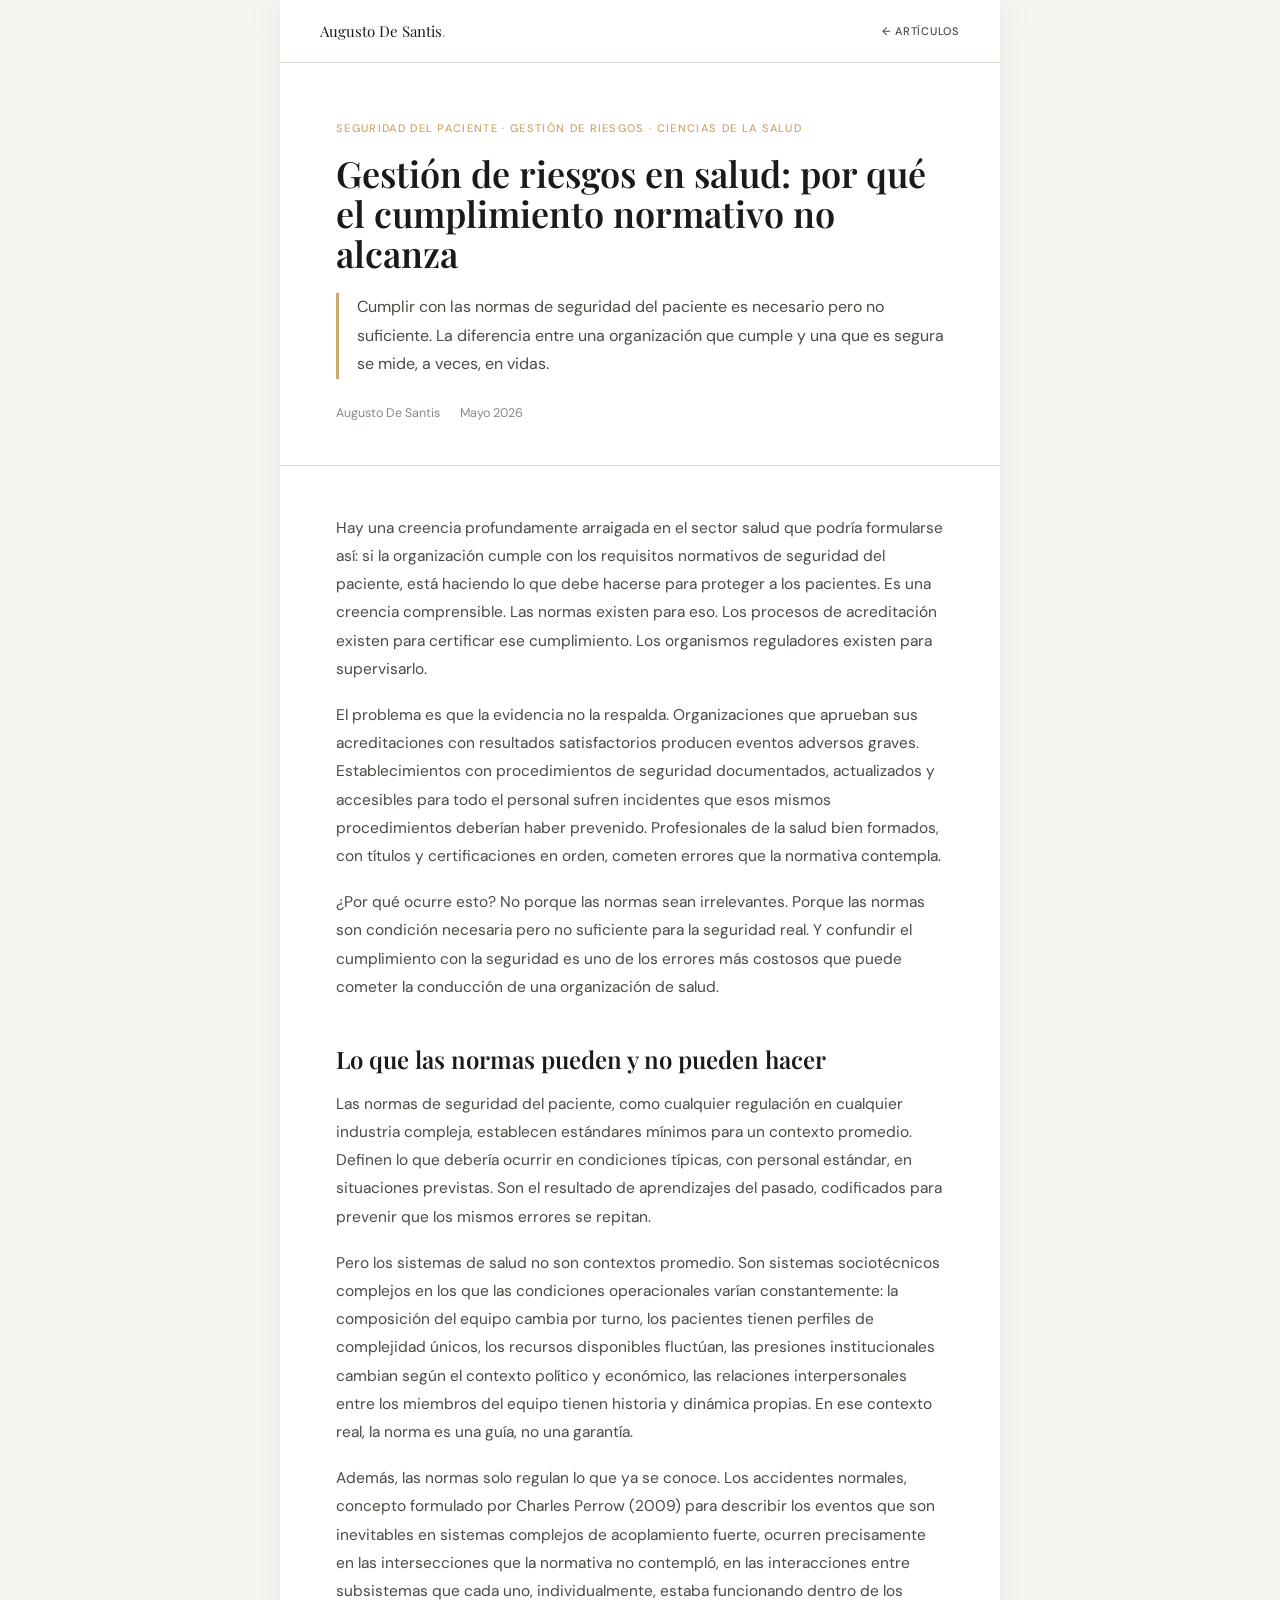
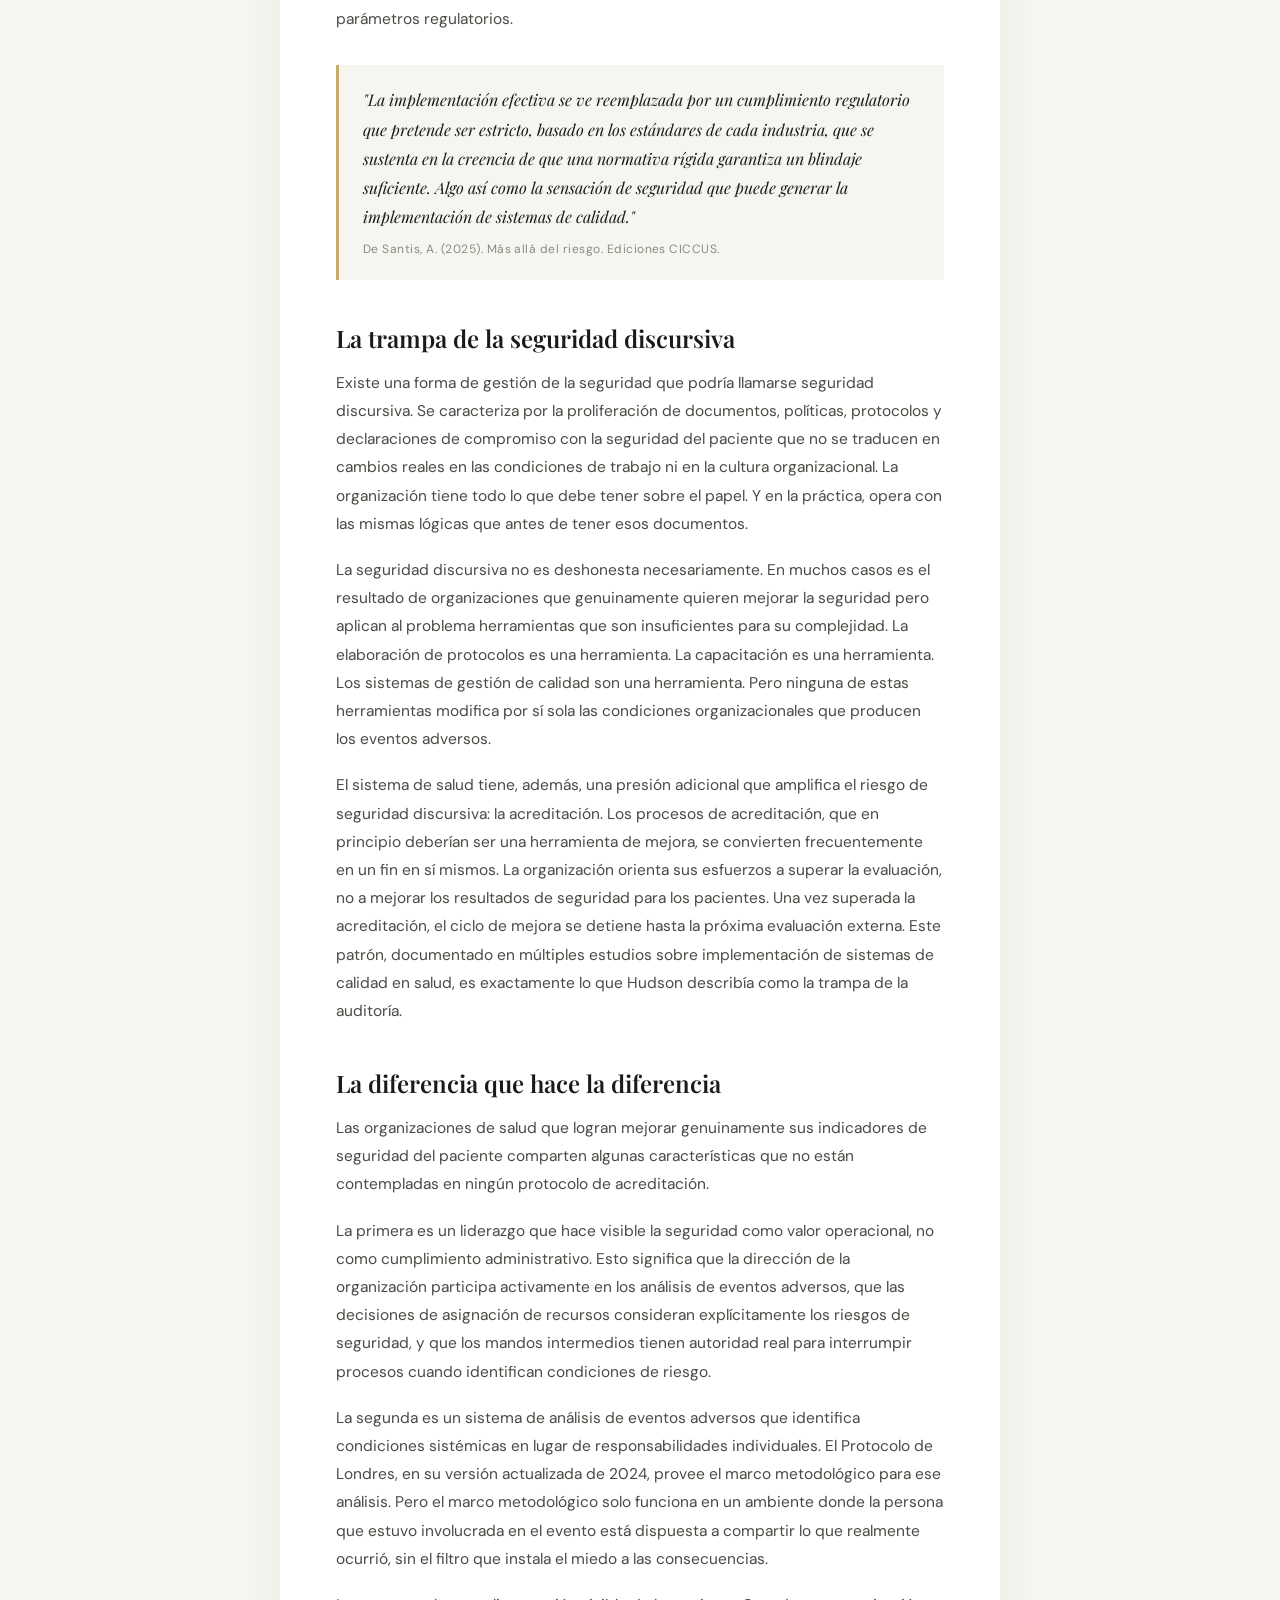
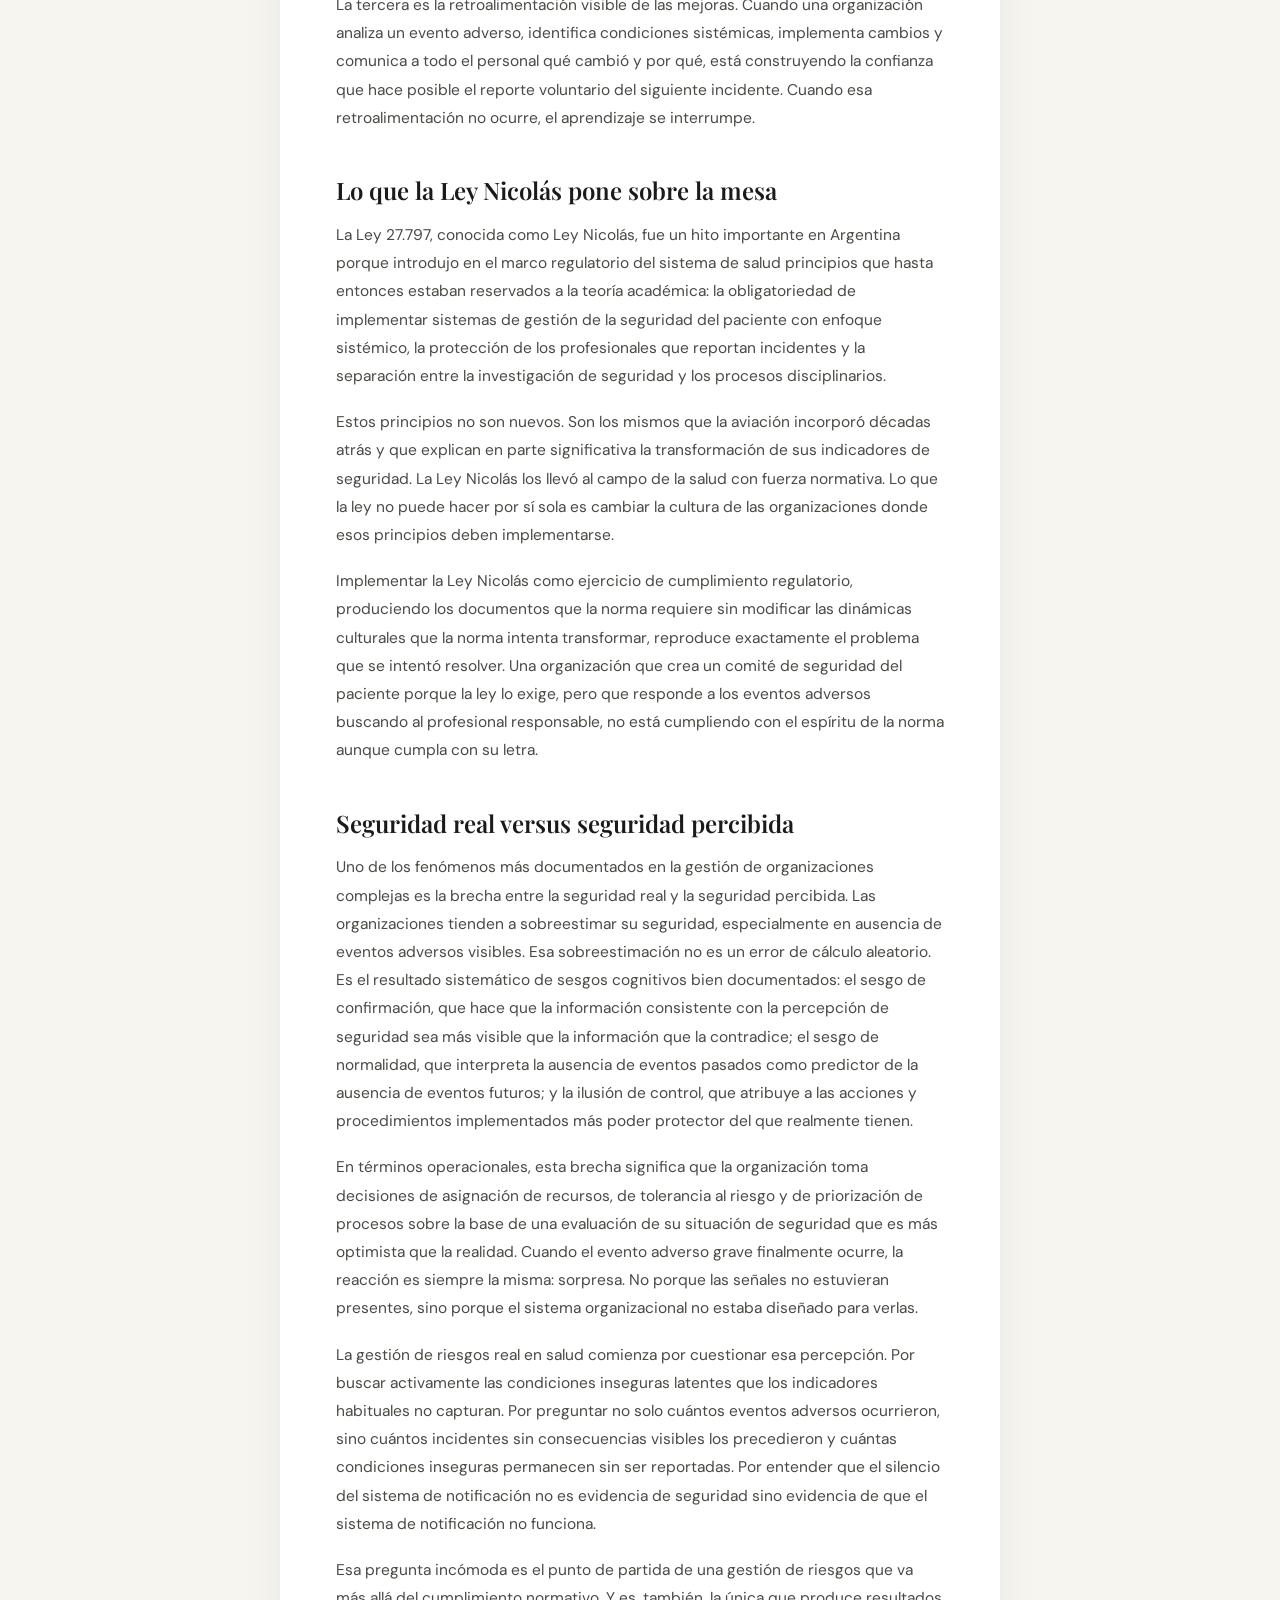
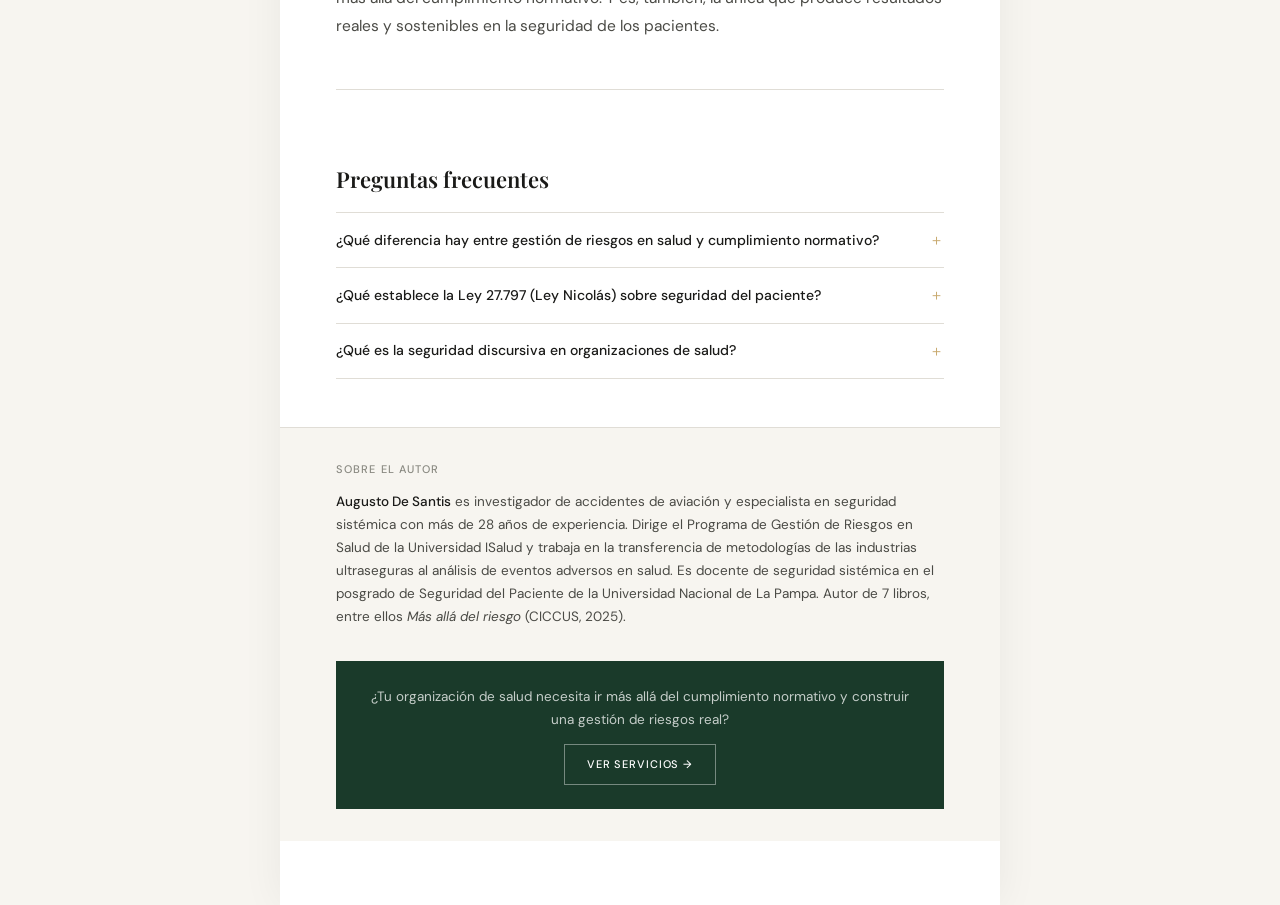
<file: gestion-riesgos-salud-cumplimiento-normativo.html>
<!DOCTYPE html>
<html lang="es">
<head>
<meta charset="UTF-8">
<meta name="viewport" content="width=device-width, initial-scale=1.0">
<title>Gestión de riesgos en salud: por qué el cumplimiento normativo no alcanza — Augusto De Santis</title>
<meta name="description" content="Cumplir con las normas de seguridad del paciente es necesario pero no suficiente. La diferencia entre una organización que cumple y una que es segura se mide en vidas.">
<link rel="canonical" href="https://www.augustodesantis.com.ar/gestion-riesgos-salud-cumplimiento-normativo.html">

<script type="application/ld+json">
{
  "@context": "https://schema.org",
  "@type": "Article",
  "headline": "Gestión de riesgos en salud: por qué el cumplimiento normativo no alcanza",
  "description": "Cumplir con las normas de seguridad del paciente es necesario pero no suficiente. La diferencia entre una organización que cumple y una que es segura se mide en vidas.",
  "author": {"@type": "Person", "name": "Augusto De Santis", "url": "https://www.augustodesantis.com.ar"},
  "publisher": {"@type": "Organization", "name": "augustodesantis.com.ar"},
  "datePublished": "2026-05-27",
  "dateModified": "2026-05-27",
  "inLanguage": "es",
  "url": "https://www.augustodesantis.com.ar/gestion-riesgos-salud-cumplimiento-normativo.html"
}
</script>

<link rel="preconnect" href="https://fonts.googleapis.com">
<link rel="preconnect" href="https://fonts.gstatic.com" crossorigin>
<link href="https://fonts.googleapis.com/css2?family=Playfair+Display:ital,wght@0,400;0,600;1,400&family=DM+Sans:opsz,wght@9..40,300;9..40,400;9..40,500&display=swap" rel="stylesheet">
<style>
*{box-sizing:border-box;margin:0;padding:0}
:root{
  --ink:#1a1a18;--ink2:#4a4a45;--ink3:#8a8a82;
  --paper:#f7f5f0;--white:#ffffff;
  --accent:#1a3a2a;--accent2:#c8a96e;
  --border:#e0ddd6;
  --ff-d:'Playfair Display',Georgia,serif;
  --ff-b:'DM Sans',sans-serif;
  --max:720px;
}
html{scroll-behavior:smooth}
body{background:var(--paper);color:var(--ink);font-family:var(--ff-b);font-size:16px;line-height:1.75}
.site{max-width:var(--max);margin:0 auto;background:var(--white);padding:0 0 64px;box-shadow:0 0 40px rgba(0,0,0,.06)}
nav{display:flex;align-items:center;justify-content:space-between;padding:18px 40px;border-bottom:.5px solid var(--border);background:var(--white)}
.nav-logo{font-family:var(--ff-d);font-size:15px;color:var(--ink);text-decoration:none}
.nav-logo span{color:var(--accent2)}
.nav-back{font-size:11px;font-weight:500;letter-spacing:.07em;text-transform:uppercase;color:var(--ink2);text-decoration:none;transition:color .2s}
.nav-back:hover{color:var(--ink)}
.article-header{padding:56px 56px 40px;border-bottom:.5px solid var(--border)}
.art-eyebrow{font-size:11px;font-weight:500;letter-spacing:.12em;text-transform:uppercase;color:var(--accent2);margin-bottom:14px}
.art-title{font-family:var(--ff-d);font-size:36px;line-height:1.12;font-weight:600;color:var(--ink);margin-bottom:20px}
.art-lead{font-size:16px;color:var(--ink2);line-height:1.78;border-left:3px solid var(--accent2);padding-left:18px;margin-bottom:24px}
.art-meta{display:flex;gap:20px;align-items:center}
.art-author{font-size:12.5px;color:var(--ink3)}
.art-date{font-size:12.5px;color:var(--ink3)}
.art-body{padding:48px 56px}
.art-body h2{font-family:var(--ff-d);font-size:24px;line-height:1.2;font-weight:600;color:var(--ink);margin-top:44px;margin-bottom:16px}
.art-body h3{font-family:var(--ff-d);font-size:19px;font-style:italic;color:var(--accent);margin-top:32px;margin-bottom:12px}
.art-body p{font-size:15.5px;color:var(--ink2);line-height:1.82;margin-bottom:18px}
.art-body blockquote{margin:32px 0;padding:20px 24px;border-left:3px solid var(--accent2);background:var(--paper)}
.art-body blockquote p{font-family:var(--ff-d);font-size:16px;font-style:italic;color:var(--ink);margin-bottom:0}
.art-body blockquote cite{display:block;font-size:12px;color:var(--ink3);margin-top:8px;font-style:normal;letter-spacing:.04em}
.art-body ul{margin:16px 0 20px 0;padding-left:0;list-style:none}
.art-body ul li{font-size:15.5px;color:var(--ink2);line-height:1.75;padding:6px 0 6px 20px;position:relative}
.art-body ul li::before{content:'—';position:absolute;left:0;color:var(--accent2)}
.faq-section{margin-top:48px;padding-top:32px;border-top:.5px solid var(--border)}
.faq-section h2{font-family:var(--ff-d);font-size:22px;color:var(--ink);margin-bottom:20px}
details.faq{border-top:.5px solid var(--border)}
details.faq:last-child{border-bottom:.5px solid var(--border)}
details.faq summary{list-style:none;padding:14px 0;font-size:14px;font-weight:500;color:var(--ink);cursor:pointer;display:flex;justify-content:space-between;align-items:center;gap:12px}
details.faq summary::-webkit-details-marker{display:none}
details.faq summary::after{content:'＋';font-size:15px;color:var(--accent2);flex-shrink:0}
details.faq[open] summary::after{transform:rotate(45deg)}
.faq-ans{font-size:14px;color:var(--ink2);line-height:1.75;padding-bottom:14px}
.art-footer{padding:32px 56px;border-top:.5px solid var(--border);background:var(--paper)}
.art-footer-title{font-size:11px;font-weight:500;letter-spacing:.1em;text-transform:uppercase;color:var(--ink3);margin-bottom:12px}
.art-author-bio{font-size:13.5px;color:var(--ink2);line-height:1.7}
.art-author-bio strong{color:var(--ink);font-weight:500}
.art-cta{margin-top:32px;padding:24px;background:var(--accent);text-align:center}
.art-cta p{color:rgba(255,255,255,.75);font-size:13.5px;margin-bottom:12px}
.art-cta a{display:inline-block;font-size:11px;font-weight:500;letter-spacing:.08em;text-transform:uppercase;padding:10px 22px;border:1px solid rgba(255,255,255,.4);color:var(--white);text-decoration:none;transition:background .2s}
.art-cta a:hover{background:rgba(255,255,255,.1)}
@media(max-width:600px){
  nav,.article-header,.art-body,.art-footer{padding-left:24px;padding-right:24px}
  .art-title{font-size:26px}
}
</style>
</head>
<body>
<div class="site">

<nav>
  <a href="/" class="nav-logo">Augusto De Santis<span>.</span></a>
  <a href="/#articulos" class="nav-back">← Artículos</a>
</nav>

<header class="article-header">
  <div class="art-eyebrow">Seguridad del paciente · Gestión de riesgos · Ciencias de la salud</div>
  <h1 class="art-title">Gestión de riesgos en salud: por qué el cumplimiento normativo no alcanza</h1>
  <p class="art-lead">Cumplir con las normas de seguridad del paciente es necesario pero no suficiente. La diferencia entre una organización que cumple y una que es segura se mide, a veces, en vidas.</p>
  <div class="art-meta">
    <span class="art-author">Augusto De Santis</span>
    <span class="art-date">Mayo 2026</span>
  </div>
</header>

<div class="art-body">

<p>Hay una creencia profundamente arraigada en el sector salud que podría formularse así: si la organización cumple con los requisitos normativos de seguridad del paciente, está haciendo lo que debe hacerse para proteger a los pacientes. Es una creencia comprensible. Las normas existen para eso. Los procesos de acreditación existen para certificar ese cumplimiento. Los organismos reguladores existen para supervisarlo.</p>

<p>El problema es que la evidencia no la respalda. Organizaciones que aprueban sus acreditaciones con resultados satisfactorios producen eventos adversos graves. Establecimientos con procedimientos de seguridad documentados, actualizados y accesibles para todo el personal sufren incidentes que esos mismos procedimientos deberían haber prevenido. Profesionales de la salud bien formados, con títulos y certificaciones en orden, cometen errores que la normativa contempla.</p>

<p>¿Por qué ocurre esto? No porque las normas sean irrelevantes. Porque las normas son condición necesaria pero no suficiente para la seguridad real. Y confundir el cumplimiento con la seguridad es uno de los errores más costosos que puede cometer la conducción de una organización de salud.</p>

<h2>Lo que las normas pueden y no pueden hacer</h2>

<p>Las normas de seguridad del paciente, como cualquier regulación en cualquier industria compleja, establecen estándares mínimos para un contexto promedio. Definen lo que debería ocurrir en condiciones típicas, con personal estándar, en situaciones previstas. Son el resultado de aprendizajes del pasado, codificados para prevenir que los mismos errores se repitan.</p>

<p>Pero los sistemas de salud no son contextos promedio. Son sistemas sociotécnicos complejos en los que las condiciones operacionales varían constantemente: la composición del equipo cambia por turno, los pacientes tienen perfiles de complejidad únicos, los recursos disponibles fluctúan, las presiones institucionales cambian según el contexto político y económico, las relaciones interpersonales entre los miembros del equipo tienen historia y dinámica propias. En ese contexto real, la norma es una guía, no una garantía.</p>

<p>Además, las normas solo regulan lo que ya se conoce. Los accidentes normales, concepto formulado por Charles Perrow (2009) para describir los eventos que son inevitables en sistemas complejos de acoplamiento fuerte, ocurren precisamente en las intersecciones que la normativa no contempló, en las interacciones entre subsistemas que cada uno, individualmente, estaba funcionando dentro de los parámetros regulatorios.</p>

<blockquote>
<p>"La implementación efectiva se ve reemplazada por un cumplimiento regulatorio que pretende ser estricto, basado en los estándares de cada industria, que se sustenta en la creencia de que una normativa rígida garantiza un blindaje suficiente. Algo así como la sensación de seguridad que puede generar la implementación de sistemas de calidad."</p>
<cite>De Santis, A. (2025). Más allá del riesgo. Ediciones CICCUS.</cite>
</blockquote>

<h2>La trampa de la seguridad discursiva</h2>

<p>Existe una forma de gestión de la seguridad que podría llamarse seguridad discursiva. Se caracteriza por la proliferación de documentos, políticas, protocolos y declaraciones de compromiso con la seguridad del paciente que no se traducen en cambios reales en las condiciones de trabajo ni en la cultura organizacional. La organización tiene todo lo que debe tener sobre el papel. Y en la práctica, opera con las mismas lógicas que antes de tener esos documentos.</p>

<p>La seguridad discursiva no es deshonesta necesariamente. En muchos casos es el resultado de organizaciones que genuinamente quieren mejorar la seguridad pero aplican al problema herramientas que son insuficientes para su complejidad. La elaboración de protocolos es una herramienta. La capacitación es una herramienta. Los sistemas de gestión de calidad son una herramienta. Pero ninguna de estas herramientas modifica por sí sola las condiciones organizacionales que producen los eventos adversos.</p>

<p>El sistema de salud tiene, además, una presión adicional que amplifica el riesgo de seguridad discursiva: la acreditación. Los procesos de acreditación, que en principio deberían ser una herramienta de mejora, se convierten frecuentemente en un fin en sí mismos. La organización orienta sus esfuerzos a superar la evaluación, no a mejorar los resultados de seguridad para los pacientes. Una vez superada la acreditación, el ciclo de mejora se detiene hasta la próxima evaluación externa. Este patrón, documentado en múltiples estudios sobre implementación de sistemas de calidad en salud, es exactamente lo que Hudson describía como la trampa de la auditoría.</p>

<h2>La diferencia que hace la diferencia</h2>

<p>Las organizaciones de salud que logran mejorar genuinamente sus indicadores de seguridad del paciente comparten algunas características que no están contempladas en ningún protocolo de acreditación.</p>

<p>La primera es un liderazgo que hace visible la seguridad como valor operacional, no como cumplimiento administrativo. Esto significa que la dirección de la organización participa activamente en los análisis de eventos adversos, que las decisiones de asignación de recursos consideran explícitamente los riesgos de seguridad, y que los mandos intermedios tienen autoridad real para interrumpir procesos cuando identifican condiciones de riesgo.</p>

<p>La segunda es un sistema de análisis de eventos adversos que identifica condiciones sistémicas en lugar de responsabilidades individuales. El Protocolo de Londres, en su versión actualizada de 2024, provee el marco metodológico para ese análisis. Pero el marco metodológico solo funciona en un ambiente donde la persona que estuvo involucrada en el evento está dispuesta a compartir lo que realmente ocurrió, sin el filtro que instala el miedo a las consecuencias.</p>

<p>La tercera es la retroalimentación visible de las mejoras. Cuando una organización analiza un evento adverso, identifica condiciones sistémicas, implementa cambios y comunica a todo el personal qué cambió y por qué, está construyendo la confianza que hace posible el reporte voluntario del siguiente incidente. Cuando esa retroalimentación no ocurre, el aprendizaje se interrumpe.</p>

<h2>Lo que la Ley Nicolás pone sobre la mesa</h2>

<p>La Ley 27.797, conocida como Ley Nicolás, fue un hito importante en Argentina porque introdujo en el marco regulatorio del sistema de salud principios que hasta entonces estaban reservados a la teoría académica: la obligatoriedad de implementar sistemas de gestión de la seguridad del paciente con enfoque sistémico, la protección de los profesionales que reportan incidentes y la separación entre la investigación de seguridad y los procesos disciplinarios.</p>

<p>Estos principios no son nuevos. Son los mismos que la aviación incorporó décadas atrás y que explican en parte significativa la transformación de sus indicadores de seguridad. La Ley Nicolás los llevó al campo de la salud con fuerza normativa. Lo que la ley no puede hacer por sí sola es cambiar la cultura de las organizaciones donde esos principios deben implementarse.</p>

<p>Implementar la Ley Nicolás como ejercicio de cumplimiento regulatorio, produciendo los documentos que la norma requiere sin modificar las dinámicas culturales que la norma intenta transformar, reproduce exactamente el problema que se intentó resolver. Una organización que crea un comité de seguridad del paciente porque la ley lo exige, pero que responde a los eventos adversos buscando al profesional responsable, no está cumpliendo con el espíritu de la norma aunque cumpla con su letra.</p>

<h2>Seguridad real versus seguridad percibida</h2>

<p>Uno de los fenómenos más documentados en la gestión de organizaciones complejas es la brecha entre la seguridad real y la seguridad percibida. Las organizaciones tienden a sobreestimar su seguridad, especialmente en ausencia de eventos adversos visibles. Esa sobreestimación no es un error de cálculo aleatorio. Es el resultado sistemático de sesgos cognitivos bien documentados: el sesgo de confirmación, que hace que la información consistente con la percepción de seguridad sea más visible que la información que la contradice; el sesgo de normalidad, que interpreta la ausencia de eventos pasados como predictor de la ausencia de eventos futuros; y la ilusión de control, que atribuye a las acciones y procedimientos implementados más poder protector del que realmente tienen.</p>

<p>En términos operacionales, esta brecha significa que la organización toma decisiones de asignación de recursos, de tolerancia al riesgo y de priorización de procesos sobre la base de una evaluación de su situación de seguridad que es más optimista que la realidad. Cuando el evento adverso grave finalmente ocurre, la reacción es siempre la misma: sorpresa. No porque las señales no estuvieran presentes, sino porque el sistema organizacional no estaba diseñado para verlas.</p>

<p>La gestión de riesgos real en salud comienza por cuestionar esa percepción. Por buscar activamente las condiciones inseguras latentes que los indicadores habituales no capturan. Por preguntar no solo cuántos eventos adversos ocurrieron, sino cuántos incidentes sin consecuencias visibles los precedieron y cuántas condiciones inseguras permanecen sin ser reportadas. Por entender que el silencio del sistema de notificación no es evidencia de seguridad sino evidencia de que el sistema de notificación no funciona.</p>

<p>Esa pregunta incómoda es el punto de partida de una gestión de riesgos que va más allá del cumplimiento normativo. Y es, también, la única que produce resultados reales y sostenibles en la seguridad de los pacientes.</p>

<div class="faq-section">
  <h2>Preguntas frecuentes</h2>
  <details class="faq">
    <summary>¿Qué diferencia hay entre gestión de riesgos en salud y cumplimiento normativo?</summary>
    <p class="faq-ans">El cumplimiento normativo verifica que la organización cumpla con los requisitos mínimos establecidos por la regulación. La gestión de riesgos real identifica proactivamente los peligros específicos del sistema operacional concreto de esa organización, evalúa su probabilidad e impacto, implementa mitigaciones y monitorea su efectividad de manera continua. La primera es condición necesaria pero no suficiente para la segunda.</p>
  </details>
  <details class="faq">
    <summary>¿Qué establece la Ley 27.797 (Ley Nicolás) sobre seguridad del paciente?</summary>
    <p class="faq-ans">La Ley 27.797 establece la obligatoriedad de implementar sistemas de gestión de la seguridad del paciente en establecimientos de salud en Argentina, con enfoque sistémico. Incorpora la protección de los profesionales que reportan incidentes y la separación entre la investigación de seguridad y los procesos disciplinarios, principios que provienen directamente de la experiencia de las industrias ultraseguras como la aviación.</p>
  </details>
  <details class="faq">
    <summary>¿Qué es la seguridad discursiva en organizaciones de salud?</summary>
    <p class="faq-ans">La seguridad discursiva es una forma de gestión de la seguridad caracterizada por la proliferación de documentos, políticas y declaraciones de compromiso que no se traducen en cambios reales en las condiciones de trabajo ni en la cultura organizacional. La organización tiene sobre el papel todo lo que debe tener, pero opera con las mismas lógicas que antes de tener esos documentos. Es el resultado de aplicar herramientas insuficientes a un problema de complejidad sistémica.</p>
  </details>
</div>

</div>

<footer class="art-footer">
  <div class="art-footer-title">Sobre el autor</div>
  <div class="art-author-bio">
    <strong>Augusto De Santis</strong> es investigador de accidentes de aviación y especialista en seguridad sistémica con más de 28 años de experiencia. Dirige el Programa de Gestión de Riesgos en Salud de la Universidad ISalud y trabaja en la transferencia de metodologías de las industrias ultraseguras al análisis de eventos adversos en salud. Es docente de seguridad sistémica en el posgrado de Seguridad del Paciente de la Universidad Nacional de La Pampa. Autor de 7 libros, entre ellos <em>Más allá del riesgo</em> (CICCUS, 2025).
  </div>
  <div class="art-cta">
    <p>¿Tu organización de salud necesita ir más allá del cumplimiento normativo y construir una gestión de riesgos real?</p>
    <a href="/servicios.html">Ver servicios →</a>
  </div>
</footer>

</div>
</body>
</html>
</file>
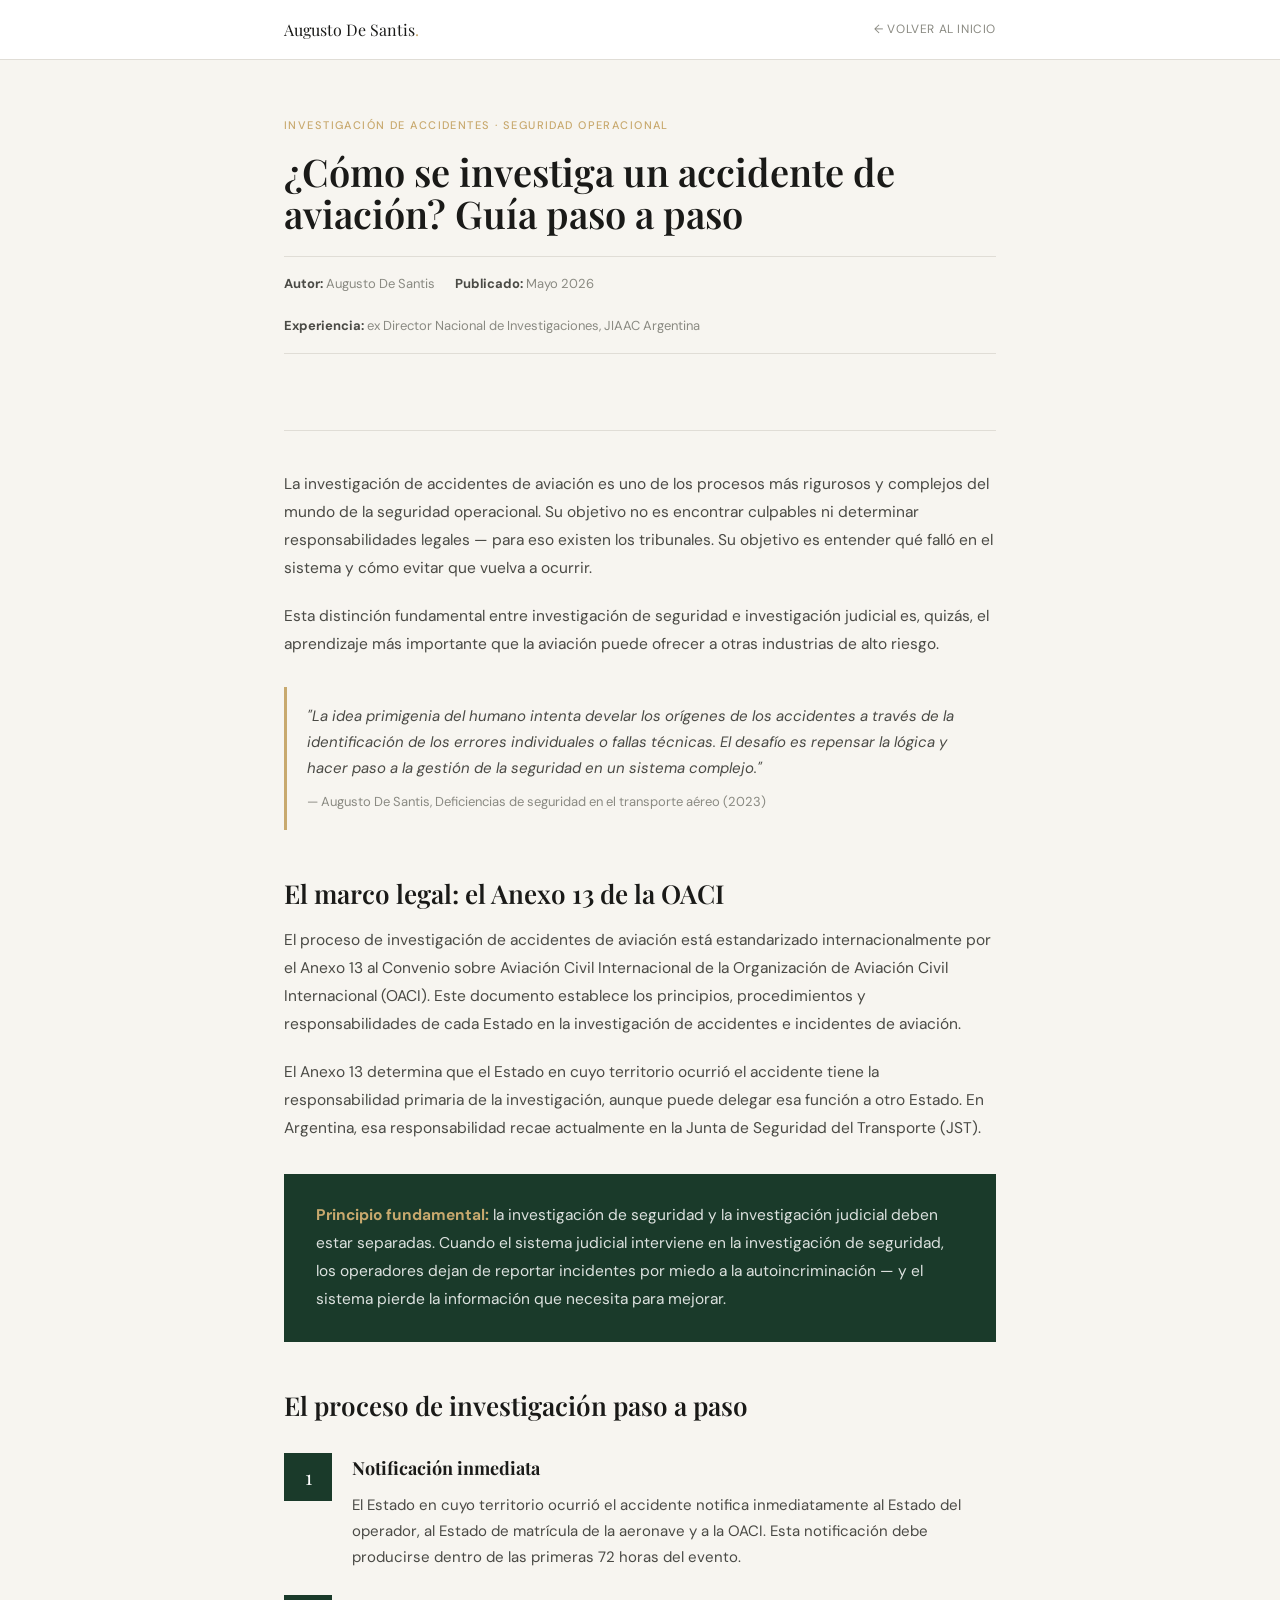
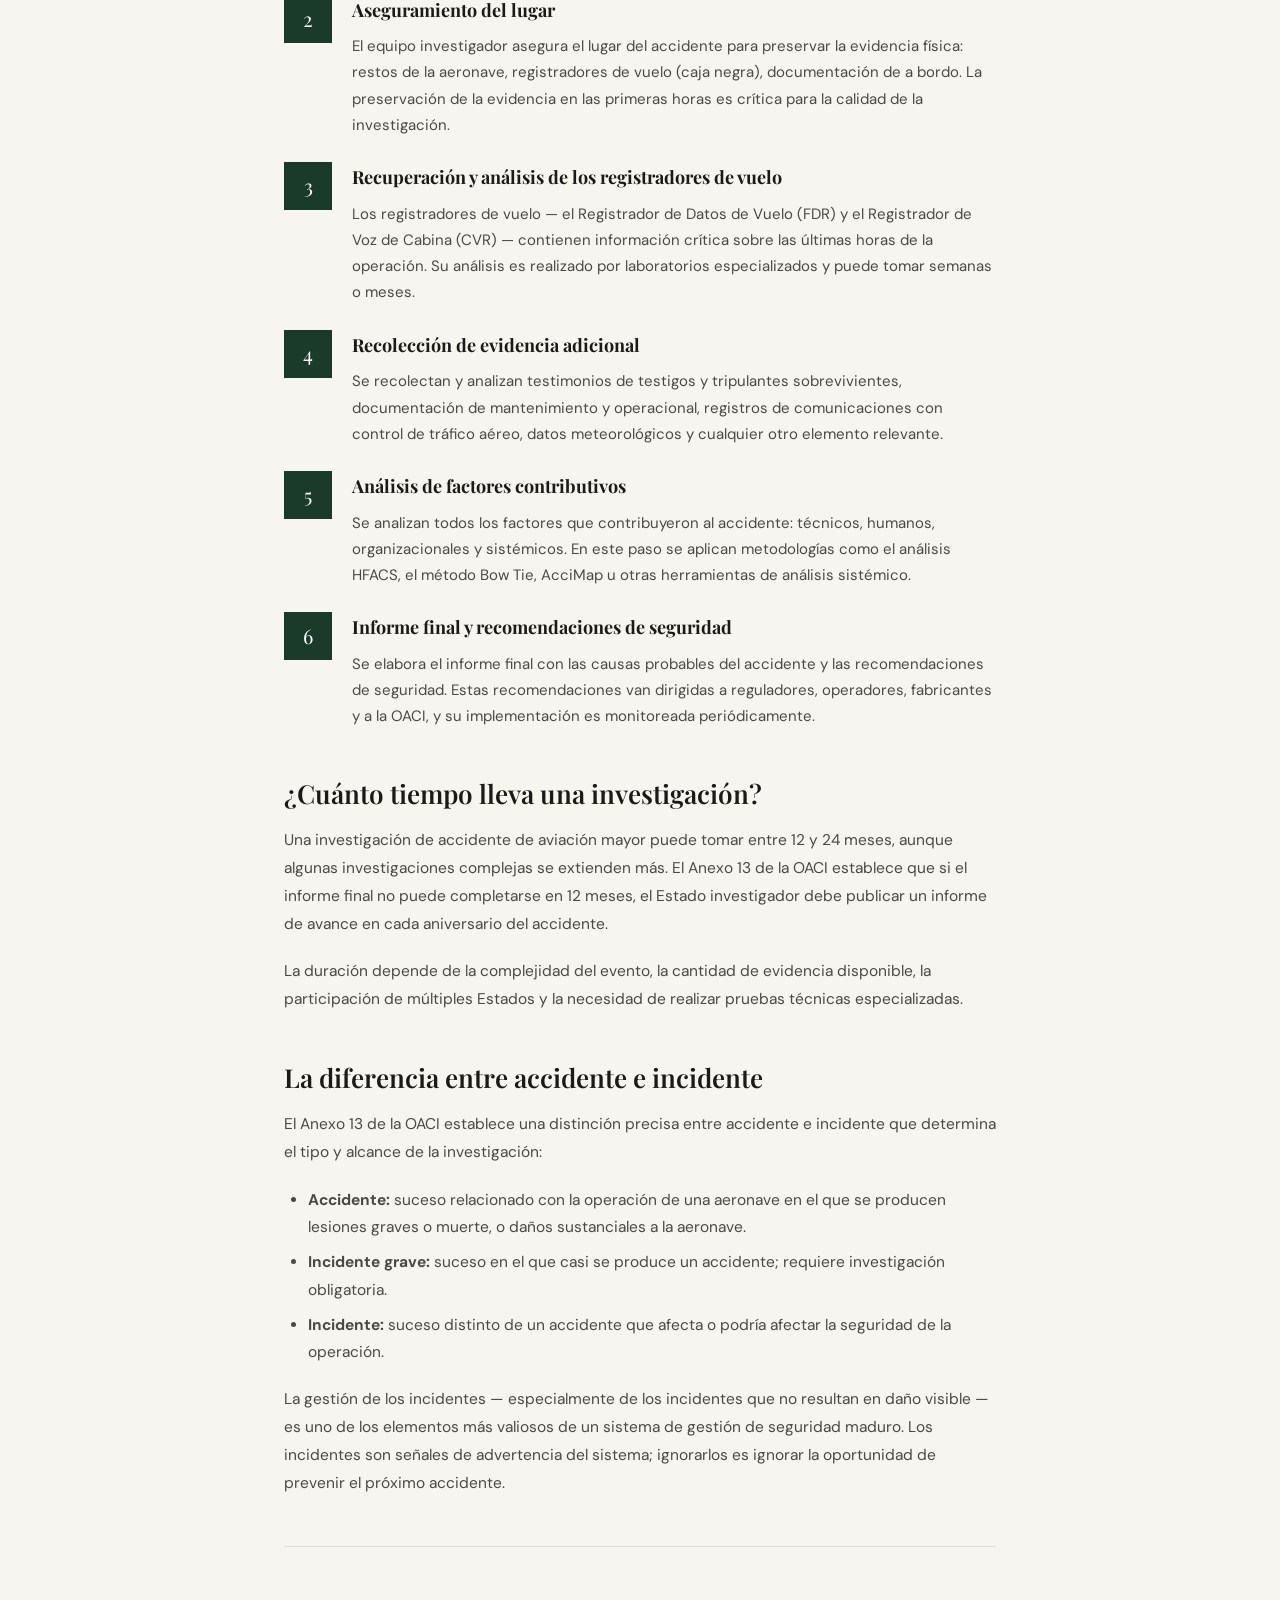
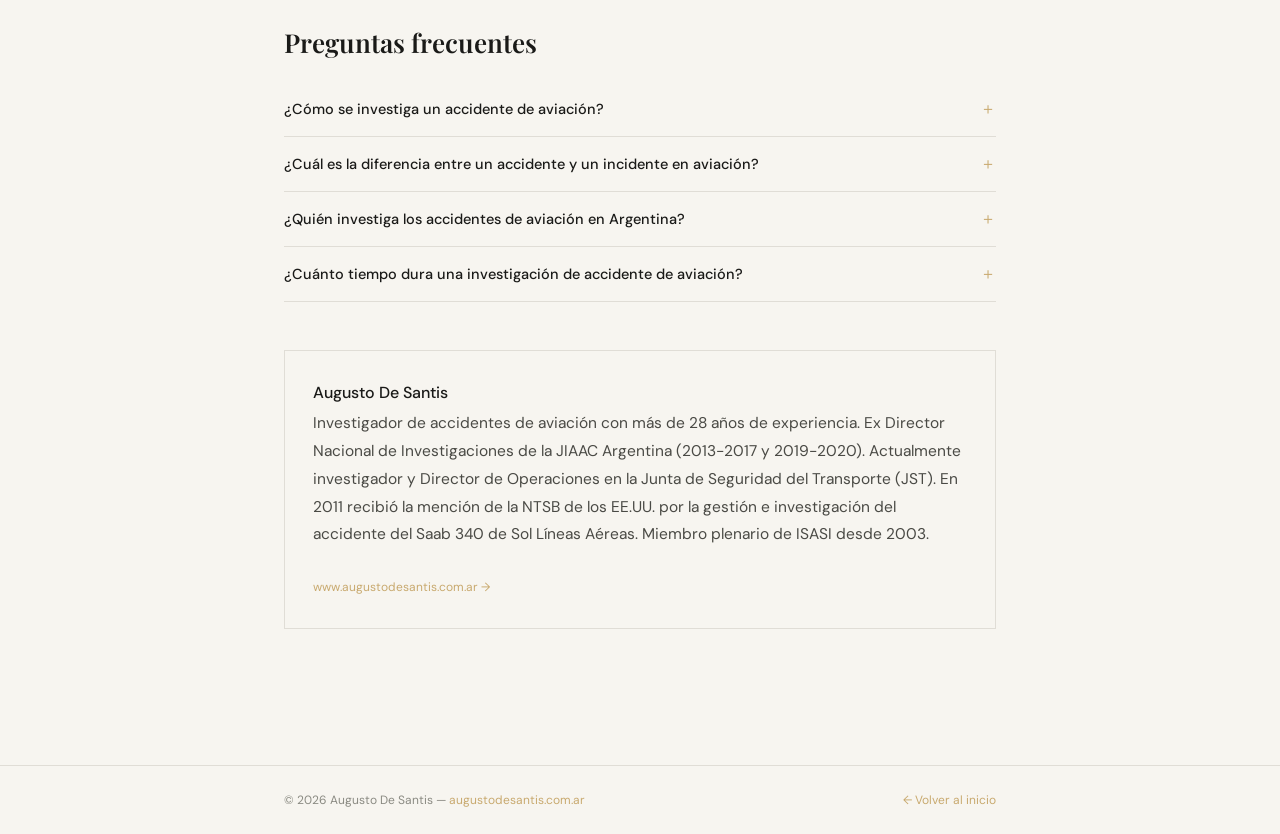
<file: investigacion-accidentes-aviacion.html>
<!DOCTYPE html>
<html lang="es">
<head>
<meta charset="UTF-8">
<meta name="viewport" content="width=device-width, initial-scale=1.0">
<title>¿Cómo se investiga un accidente de aviación? Guía paso a paso | Augusto De Santis</title>
<meta name="description" content="La investigación de accidentes de aviación sigue un proceso estandarizado por el Anexo 13 de la OACI. Guía completa por Augusto De Santis, ex Director Nacional de Investigaciones de la JIAAC Argentina.">
<meta name="keywords" content="investigación de accidentes de aviación, cómo se investiga un accidente de aviación, Anexo 13 OACI, JIAAC Argentina, JST Argentina, causas accidentes aviación, investigación accidente aéreo, seguridad operacional aviación, accidente incidente aviación diferencia">
<meta name="author" content="Augusto De Santis">
<meta name="robots" content="index, follow">
<link rel="canonical" href="https://www.augustodesantis.com.ar/investigacion-accidentes-aviacion.html">
<meta property="og:title" content="¿Cómo se investiga un accidente de aviación? Guía paso a paso">
<meta property="og:description" content="La investigación de accidentes de aviación no busca culpables: busca causas sistémicas para prevenir futuros eventos. Guía completa por Augusto De Santis, investigador con más de 28 años de experiencia.">
<meta property="og:url" content="https://www.augustodesantis.com.ar/investigacion-accidentes-aviacion.html">
<meta property="og:type" content="article">
<meta name="msvalidate.01" content="9FC227C6B68F0F00BAE93B1E96D2F31C">
<meta name="google-site-verification" content="XUpoLT5YPhIDl4dGVsvx6IjXPAMCyRT97X3PwyYv8a8">

<script type="application/ld+json">
{
  "@context": "https://schema.org",
  "@type": "Article",
  "headline": "¿Cómo se investiga un accidente de aviación? Guía paso a paso",
  "description": "La investigación de accidentes de aviación sigue el proceso del Anexo 13 de la OACI: notificación, aseguramiento del lugar, recolección de evidencia, análisis y recomendaciones. Su objetivo es prevenir futuros accidentes, no determinar culpabilidad.",
  "author": {
    "@type": "Person",
    "name": "Augusto De Santis",
    "url": "https://www.augustodesantis.com.ar",
    "jobTitle": "Investigador de Accidentes de Aviación — ex Director Nacional de Investigaciones JIAAC Argentina"
  },
  "publisher": {
    "@type": "Person",
    "name": "Augusto De Santis",
    "url": "https://www.augustodesantis.com.ar"
  },
  "datePublished": "2026-05-01",
  "dateModified": "2026-05-22",
  "url": "https://www.augustodesantis.com.ar/investigacion-accidentes-aviacion.html",
  "inLanguage": "es",
  "about": ["Investigación de accidentes de aviación", "OACI Anexo 13", "Seguridad operacional"]
}
</script>

<script type="application/ld+json">
{
  "@context": "https://schema.org",
  "@type": "HowTo",
  "name": "Cómo se investiga un accidente de aviación",
  "description": "Proceso estándar de investigación de accidentes de aviación según el Anexo 13 de la OACI",
  "author": {"@type": "Person", "name": "Augusto De Santis"},
  "step": [
    {"@type": "HowToStep", "name": "Notificación", "text": "El Estado en cuyo territorio ocurrió el accidente notifica inmediatamente al Estado del operador, al Estado de matrícula y a la OACI."},
    {"@type": "HowToStep", "name": "Aseguramiento del lugar", "text": "El equipo investigador asegura el lugar del accidente para preservar la evidencia física: restos de la aeronave, registradores de vuelo, documentación."},
    {"@type": "HowToStep", "name": "Recolección de evidencia", "text": "Se recolectan y analizan los registradores de vuelo (FDR y CVR), testimonios de testigos y tripulantes sobrevivientes, documentación de mantenimiento y operacional."},
    {"@type": "HowToStep", "name": "Análisis de factores contributivos", "text": "Se analizan todos los factores que contribuyeron al accidente: técnicos, humanos, organizacionales y sistémicos."},
    {"@type": "HowToStep", "name": "Informe final y recomendaciones", "text": "Se elabora el informe final con las causas probables y las recomendaciones de seguridad orientadas a prevenir futuros accidentes similares."}
  ]
}
</script>

<script type="application/ld+json">
{
  "@context": "https://schema.org",
  "@type": "FAQPage",
  "mainEntity": [
    {
      "@type": "Question",
      "name": "¿Cómo se investiga un accidente de aviación?",
      "acceptedAnswer": {
        "@type": "Answer",
        "text": "La investigación de accidentes de aviación sigue el proceso del Anexo 13 de la OACI: notificación inmediata, aseguramiento del lugar, recolección de evidencia (registradores de vuelo, testimonios, documentación), análisis de factores contributivos y elaboración del informe final con recomendaciones de seguridad. El objetivo es prevenir futuros accidentes, no determinar culpabilidad."
      }
    },
    {
      "@type": "Question",
      "name": "¿Cuál es la diferencia entre un accidente y un incidente en aviación?",
      "acceptedAnswer": {
        "@type": "Answer",
        "text": "Según la OACI, un accidente es un suceso relacionado con la operación de una aeronave en el que se producen lesiones graves o muerte, o daños sustanciales a la aeronave. Un incidente es un suceso distinto de un accidente, relacionado con la operación de una aeronave, que afecta o podría afectar la seguridad. La distinción es importante porque determina el tipo y alcance de la investigación."
      }
    },
    {
      "@type": "Question",
      "name": "¿Quién investiga los accidentes de aviación en Argentina?",
      "acceptedAnswer": {
        "@type": "Answer",
        "text": "En Argentina, la investigación de accidentes de aviación civil es responsabilidad de la Junta de Seguridad del Transporte (JST), dependiente de la Secretaría de Transporte del Ministerio de Economía. Anteriormente esa función era ejercida por la JIAAC (Junta de Investigación de Accidentes de Aviación Civil)."
      }
    },
    {
      "@type": "Question",
      "name": "¿Cuánto tiempo dura una investigación de accidente de aviación?",
      "acceptedAnswer": {
        "@type": "Answer",
        "text": "Una investigación de accidente de aviación mayor puede tomar entre 12 y 24 meses, aunque algunas investigaciones complejas se extienden más. El Anexo 13 de la OACI establece que si el informe final no puede completarse en 12 meses, el Estado investigador debe publicar un informe de avance en cada aniversario del accidente."
      }
    }
  ]
}
</script>

<link rel="preconnect" href="https://fonts.googleapis.com">
<link href="https://fonts.googleapis.com/css2?family=Playfair+Display:ital,wght@0,400;0,600;1,400&family=DM+Sans:wght@300;400;500&display=swap" rel="stylesheet">
<style>
*{box-sizing:border-box;margin:0;padding:0}
:root{--ink:#1a1a18;--ink2:#4a4a45;--ink3:#8a8a82;--paper:#f7f5f0;--white:#fff;--accent:#1a3a2a;--accent2:#c8a96e;--border:#e0ddd6;--ff-d:'Playfair Display',Georgia,serif;--ff-b:'DM Sans',sans-serif}
body{background:var(--paper);color:var(--ink);font-family:var(--ff-b);font-size:16px;line-height:1.7}
.wrap{max-width:760px;margin:0 auto;padding:0 24px}
header{background:var(--white);border-bottom:.5px solid var(--border);padding:16px 0}
.header-inner{max-width:760px;margin:0 auto;padding:0 24px;display:flex;align-items:center;justify-content:space-between}
.logo{font-family:var(--ff-d);font-size:16px;color:var(--ink);text-decoration:none}
.logo span{color:var(--accent2)}
.back{font-size:12px;color:var(--ink3);text-decoration:none;letter-spacing:.05em;text-transform:uppercase}
.back:hover{color:var(--ink)}
.hero-art{padding:56px 0 40px;border-bottom:.5px solid var(--border)}
.article-eyebrow{font-size:11px;font-weight:500;letter-spacing:.13em;text-transform:uppercase;color:var(--accent2);margin-bottom:16px}
h1{font-family:var(--ff-d);font-size:38px;line-height:1.12;font-weight:600;color:var(--ink);margin-bottom:20px}
.article-meta{font-size:13px;color:var(--ink3);display:flex;gap:20px;flex-wrap:wrap;padding:16px 0;border-top:.5px solid var(--border);border-bottom:.5px solid var(--border);margin-bottom:36px}
.article-meta strong{color:var(--ink2)}
.article-body{padding:40px 0}
.article-body h2{font-family:var(--ff-d);font-size:26px;line-height:1.2;font-weight:600;color:var(--ink);margin:48px 0 18px}
.article-body p{font-size:15.5px;color:var(--ink2);line-height:1.8;margin-bottom:20px}
.article-body ul,.article-body ol{margin:0 0 20px 24px}
.article-body li{font-size:15.5px;color:var(--ink2);line-height:1.75;margin-bottom:8px}
blockquote{border-left:3px solid var(--accent2);padding:16px 20px;background:var(--paper);margin:28px 0;font-style:italic;color:var(--ink2);font-size:15px;line-height:1.75}
blockquote cite{display:block;margin-top:10px;font-style:normal;font-size:13px;color:var(--ink3)}
.highlight-box{background:var(--accent);color:var(--white);padding:28px 32px;margin:32px 0}
.highlight-box p{color:rgba(255,255,255,.85);margin-bottom:0}
.highlight-box strong{color:var(--accent2)}
.steps{counter-reset:step;margin:32px 0}
.step{display:grid;grid-template-columns:48px 1fr;gap:20px;margin-bottom:24px;align-items:start}
.step-n{width:48px;height:48px;background:var(--accent);color:var(--white);font-family:var(--ff-d);font-size:20px;display:flex;align-items:center;justify-content:center;flex-shrink:0}
.step-content h3{font-family:var(--ff-d);font-size:18px;color:var(--ink);margin-bottom:8px}
.step-content p{font-size:15px;color:var(--ink2);line-height:1.75;margin:0}
.faq-section{margin:48px 0;border-top:.5px solid var(--border);padding-top:32px}
.faq-section h2{font-family:var(--ff-d);font-size:26px;margin-bottom:24px}
.faq-item{border-bottom:.5px solid var(--border)}
.faq-q{width:100%;text-align:left;background:none;border:none;padding:16px 0;font-family:var(--ff-b);font-size:14.5px;font-weight:500;color:var(--ink);cursor:pointer;display:flex;justify-content:space-between;align-items:center;gap:16px}
.faq-q::after{content:'＋';font-size:16px;color:var(--accent2);flex-shrink:0}
.faq-q[aria-expanded="true"]::after{content:'－'}
.faq-a{display:none;font-size:14.5px;color:var(--ink2);line-height:1.78;padding-bottom:16px}
.faq-a.open{display:block}
.author-box{padding:28px;background:var(--paper);border:.5px solid var(--border);margin:48px 0}
.author-name{font-weight:500;color:var(--ink);margin-bottom:4px}
.author-bio{font-size:13.5px;color:var(--ink2);line-height:1.6}
.author-link{font-size:12px;color:var(--accent2);text-decoration:none;margin-top:8px;display:inline-block}
footer{padding:24px 0;border-top:.5px solid var(--border);margin-top:48px}
.footer-inner{max-width:760px;margin:0 auto;padding:0 24px;display:flex;justify-content:space-between;align-items:center;flex-wrap:wrap;gap:12px}
.footer-inner p{font-size:12px;color:var(--ink3)}
.footer-inner a{font-size:12px;color:var(--accent2);text-decoration:none}
@media(max-width:600px){h1{font-size:28px}.step{grid-template-columns:40px 1fr}}
</style>
</head>
<body>

<header>
  <div class="header-inner">
    <a href="https://www.augustodesantis.com.ar" class="logo">Augusto De Santis<span>.</span></a>
    <a href="https://www.augustodesantis.com.ar" class="back">← Volver al inicio</a>
  </div>
</header>

<main>
<div class="wrap">
  <article>
    <div class="hero-art">
      <div class="article-eyebrow">Investigación de accidentes · Seguridad operacional</div>
      <h1>¿Cómo se investiga un accidente de aviación? Guía paso a paso</h1>
      <div class="article-meta">
        <span><strong>Autor:</strong> Augusto De Santis</span>
        <span><strong>Publicado:</strong> Mayo 2026</span>
        <span><strong>Experiencia:</strong> ex Director Nacional de Investigaciones, JIAAC Argentina</span>
      </div>
    </div>

    <div class="article-body">

      <p>La investigación de accidentes de aviación es uno de los procesos más rigurosos y complejos del mundo de la seguridad operacional. Su objetivo no es encontrar culpables ni determinar responsabilidades legales — para eso existen los tribunales. Su objetivo es entender qué falló en el sistema y cómo evitar que vuelva a ocurrir.</p>

      <p>Esta distinción fundamental entre investigación de seguridad e investigación judicial es, quizás, el aprendizaje más importante que la aviación puede ofrecer a otras industrias de alto riesgo.</p>

      <blockquote>
        "La idea primigenia del humano intenta develar los orígenes de los accidentes a través de la identificación de los errores individuales o fallas técnicas. El desafío es repensar la lógica y hacer paso a la gestión de la seguridad en un sistema complejo."
        <cite>— Augusto De Santis, Deficiencias de seguridad en el transporte aéreo (2023)</cite>
      </blockquote>

      <h2>El marco legal: el Anexo 13 de la OACI</h2>

      <p>El proceso de investigación de accidentes de aviación está estandarizado internacionalmente por el Anexo 13 al Convenio sobre Aviación Civil Internacional de la Organización de Aviación Civil Internacional (OACI). Este documento establece los principios, procedimientos y responsabilidades de cada Estado en la investigación de accidentes e incidentes de aviación.</p>

      <p>El Anexo 13 determina que el Estado en cuyo territorio ocurrió el accidente tiene la responsabilidad primaria de la investigación, aunque puede delegar esa función a otro Estado. En Argentina, esa responsabilidad recae actualmente en la Junta de Seguridad del Transporte (JST).</p>

      <div class="highlight-box">
        <p><strong>Principio fundamental:</strong> la investigación de seguridad y la investigación judicial deben estar separadas. Cuando el sistema judicial interviene en la investigación de seguridad, los operadores dejan de reportar incidentes por miedo a la autoincriminación — y el sistema pierde la información que necesita para mejorar.</p>
      </div>

      <h2>El proceso de investigación paso a paso</h2>

      <div class="steps">
        <div class="step">
          <div class="step-n">1</div>
          <div class="step-content">
            <h3>Notificación inmediata</h3>
            <p>El Estado en cuyo territorio ocurrió el accidente notifica inmediatamente al Estado del operador, al Estado de matrícula de la aeronave y a la OACI. Esta notificación debe producirse dentro de las primeras 72 horas del evento.</p>
          </div>
        </div>
        <div class="step">
          <div class="step-n">2</div>
          <div class="step-content">
            <h3>Aseguramiento del lugar</h3>
            <p>El equipo investigador asegura el lugar del accidente para preservar la evidencia física: restos de la aeronave, registradores de vuelo (caja negra), documentación de a bordo. La preservación de la evidencia en las primeras horas es crítica para la calidad de la investigación.</p>
          </div>
        </div>
        <div class="step">
          <div class="step-n">3</div>
          <div class="step-content">
            <h3>Recuperación y análisis de los registradores de vuelo</h3>
            <p>Los registradores de vuelo — el Registrador de Datos de Vuelo (FDR) y el Registrador de Voz de Cabina (CVR) — contienen información crítica sobre las últimas horas de la operación. Su análisis es realizado por laboratorios especializados y puede tomar semanas o meses.</p>
          </div>
        </div>
        <div class="step">
          <div class="step-n">4</div>
          <div class="step-content">
            <h3>Recolección de evidencia adicional</h3>
            <p>Se recolectan y analizan testimonios de testigos y tripulantes sobrevivientes, documentación de mantenimiento y operacional, registros de comunicaciones con control de tráfico aéreo, datos meteorológicos y cualquier otro elemento relevante.</p>
          </div>
        </div>
        <div class="step">
          <div class="step-n">5</div>
          <div class="step-content">
            <h3>Análisis de factores contributivos</h3>
            <p>Se analizan todos los factores que contribuyeron al accidente: técnicos, humanos, organizacionales y sistémicos. En este paso se aplican metodologías como el análisis HFACS, el método Bow Tie, AcciMap u otras herramientas de análisis sistémico.</p>
          </div>
        </div>
        <div class="step">
          <div class="step-n">6</div>
          <div class="step-content">
            <h3>Informe final y recomendaciones de seguridad</h3>
            <p>Se elabora el informe final con las causas probables del accidente y las recomendaciones de seguridad. Estas recomendaciones van dirigidas a reguladores, operadores, fabricantes y a la OACI, y su implementación es monitoreada periódicamente.</p>
          </div>
        </div>
      </div>

      <h2>¿Cuánto tiempo lleva una investigación?</h2>

      <p>Una investigación de accidente de aviación mayor puede tomar entre 12 y 24 meses, aunque algunas investigaciones complejas se extienden más. El Anexo 13 de la OACI establece que si el informe final no puede completarse en 12 meses, el Estado investigador debe publicar un informe de avance en cada aniversario del accidente.</p>

      <p>La duración depende de la complejidad del evento, la cantidad de evidencia disponible, la participación de múltiples Estados y la necesidad de realizar pruebas técnicas especializadas.</p>

      <h2>La diferencia entre accidente e incidente</h2>

      <p>El Anexo 13 de la OACI establece una distinción precisa entre accidente e incidente que determina el tipo y alcance de la investigación:</p>

      <ul>
        <li><strong>Accidente:</strong> suceso relacionado con la operación de una aeronave en el que se producen lesiones graves o muerte, o daños sustanciales a la aeronave.</li>
        <li><strong>Incidente grave:</strong> suceso en el que casi se produce un accidente; requiere investigación obligatoria.</li>
        <li><strong>Incidente:</strong> suceso distinto de un accidente que afecta o podría afectar la seguridad de la operación.</li>
      </ul>

      <p>La gestión de los incidentes — especialmente de los incidentes que no resultan en daño visible — es uno de los elementos más valiosos de un sistema de gestión de seguridad maduro. Los incidentes son señales de advertencia del sistema; ignorarlos es ignorar la oportunidad de prevenir el próximo accidente.</p>

      <div class="faq-section">
        <h2>Preguntas frecuentes</h2>
        <div class="faq-item">
          <button class="faq-q" aria-expanded="false">¿Cómo se investiga un accidente de aviación?</button>
          <div class="faq-a">La investigación sigue el Anexo 13 de la OACI: notificación, aseguramiento del lugar, análisis de registradores de vuelo, recolección de evidencia, análisis de factores contributivos e informe final con recomendaciones. El objetivo es prevenir futuros accidentes, no determinar culpabilidad.</div>
        </div>
        <div class="faq-item">
          <button class="faq-q" aria-expanded="false">¿Cuál es la diferencia entre un accidente y un incidente en aviación?</button>
          <div class="faq-a">Un accidente implica lesiones graves, muerte o daños sustanciales a la aeronave. Un incidente es un suceso que afecta o podría afectar la seguridad sin llegar al nivel de accidente. La distinción determina el tipo de investigación requerida.</div>
        </div>
        <div class="faq-item">
          <button class="faq-q" aria-expanded="false">¿Quién investiga los accidentes de aviación en Argentina?</button>
          <div class="faq-a">En Argentina, la Junta de Seguridad del Transporte (JST), dependiente de la Secretaría de Transporte, es responsable de la investigación de accidentes de aviación civil. Anteriormente esa función era ejercida por la JIAAC.</div>
        </div>
        <div class="faq-item">
          <button class="faq-q" aria-expanded="false">¿Cuánto tiempo dura una investigación de accidente de aviación?</button>
          <div class="faq-a">Una investigación mayor puede tomar entre 12 y 24 meses. El Anexo 13 de la OACI establece que si el informe no puede completarse en 12 meses, debe publicarse un informe de avance anual.</div>
        </div>
      </div>

      <div class="author-box">
        <div class="author-name">Augusto De Santis</div>
        <p class="author-bio">Investigador de accidentes de aviación con más de 28 años de experiencia. Ex Director Nacional de Investigaciones de la JIAAC Argentina (2013-2017 y 2019-2020). Actualmente investigador y Director de Operaciones en la Junta de Seguridad del Transporte (JST). En 2011 recibió la mención de la NTSB de los EE.UU. por la gestión e investigación del accidente del Saab 340 de Sol Líneas Aéreas. Miembro plenario de ISASI desde 2003.</p>
        <a href="https://www.augustodesantis.com.ar" class="author-link">www.augustodesantis.com.ar →</a>
      </div>

    </div>
  </article>
</div>
</main>

<footer>
  <div class="footer-inner">
    <p>© 2026 Augusto De Santis — <a href="https://www.augustodesantis.com.ar">augustodesantis.com.ar</a></p>
    <a href="https://www.augustodesantis.com.ar">← Volver al inicio</a>
  </div>
</footer>

<script>
document.querySelectorAll('.faq-q').forEach(btn => {
  btn.addEventListener('click', () => {
    const expanded = btn.getAttribute('aria-expanded') === 'true';
    document.querySelectorAll('.faq-q').forEach(b => {
      b.setAttribute('aria-expanded', 'false');
      b.nextElementSibling.classList.remove('open');
    });
    if (!expanded) {
      btn.setAttribute('aria-expanded', 'true');
      btn.nextElementSibling.classList.add('open');
    }
  });
});
</script>
</body>
</html>
</file>
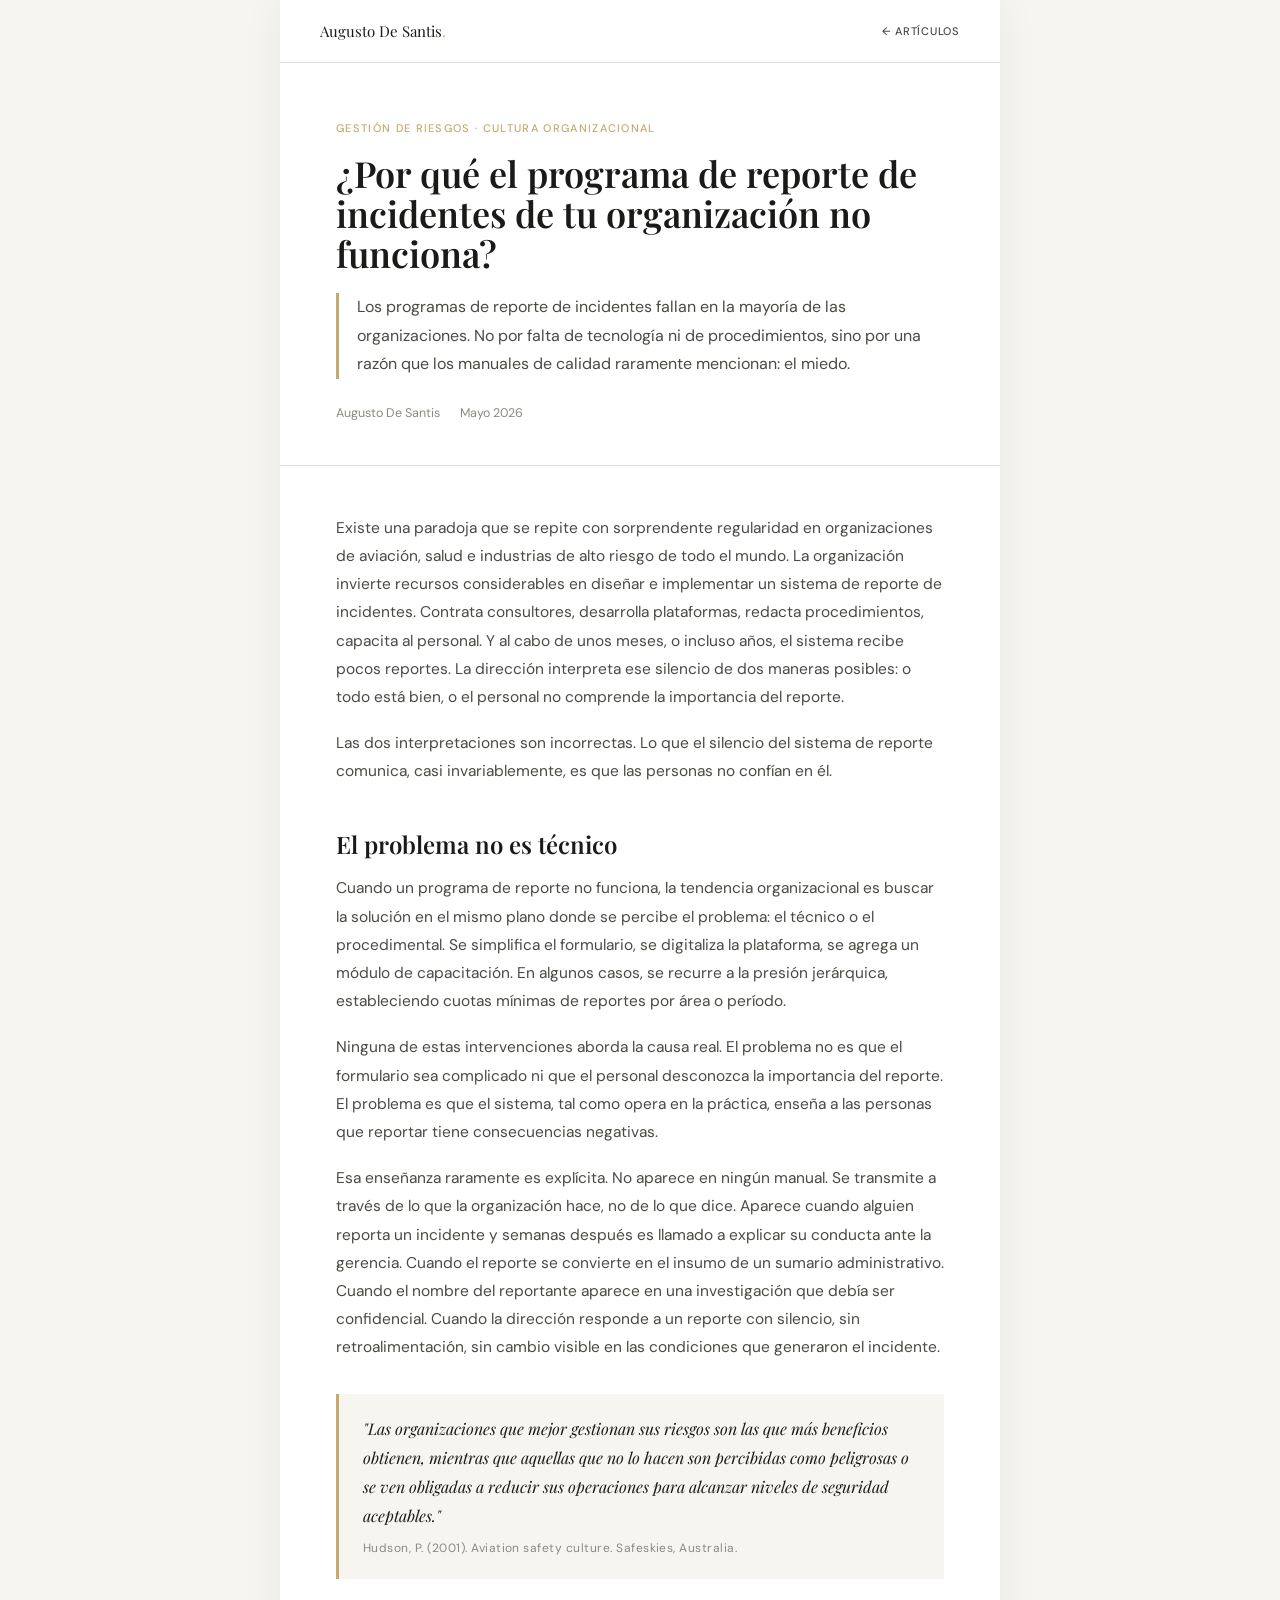
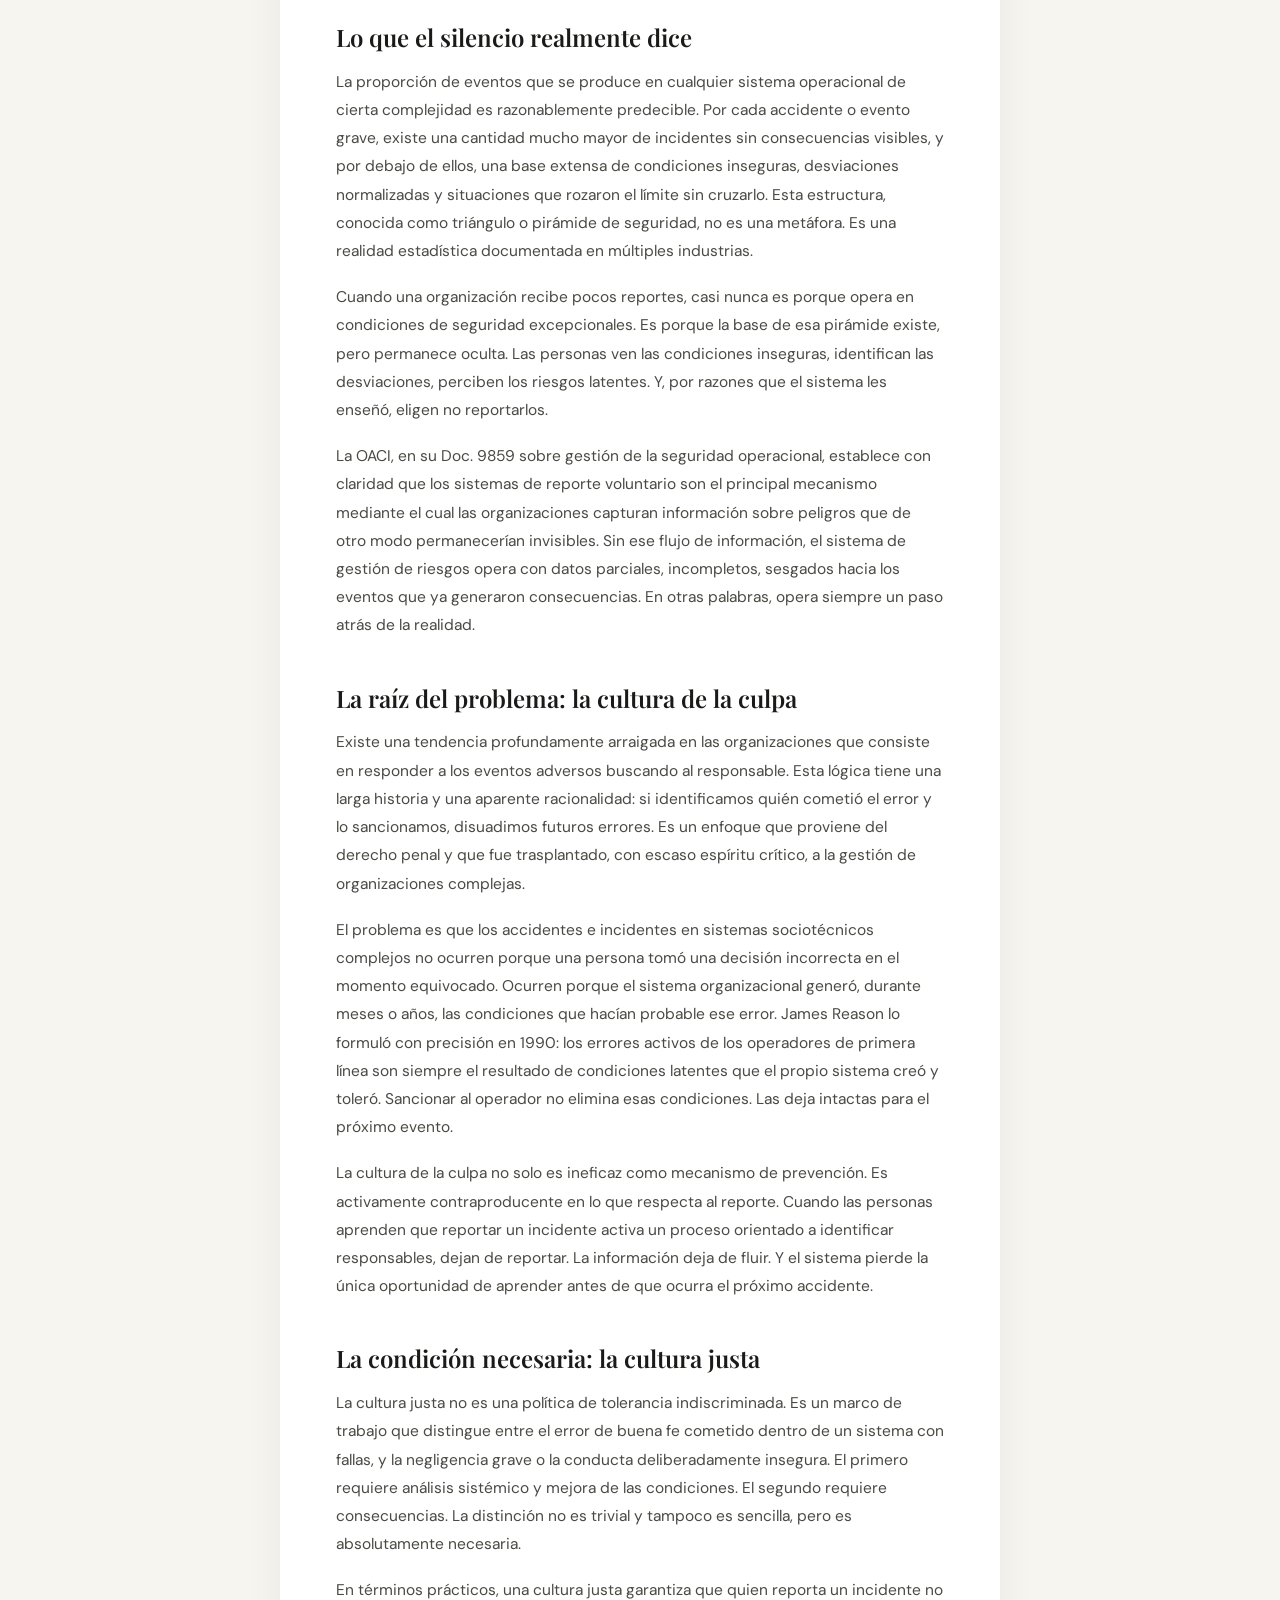
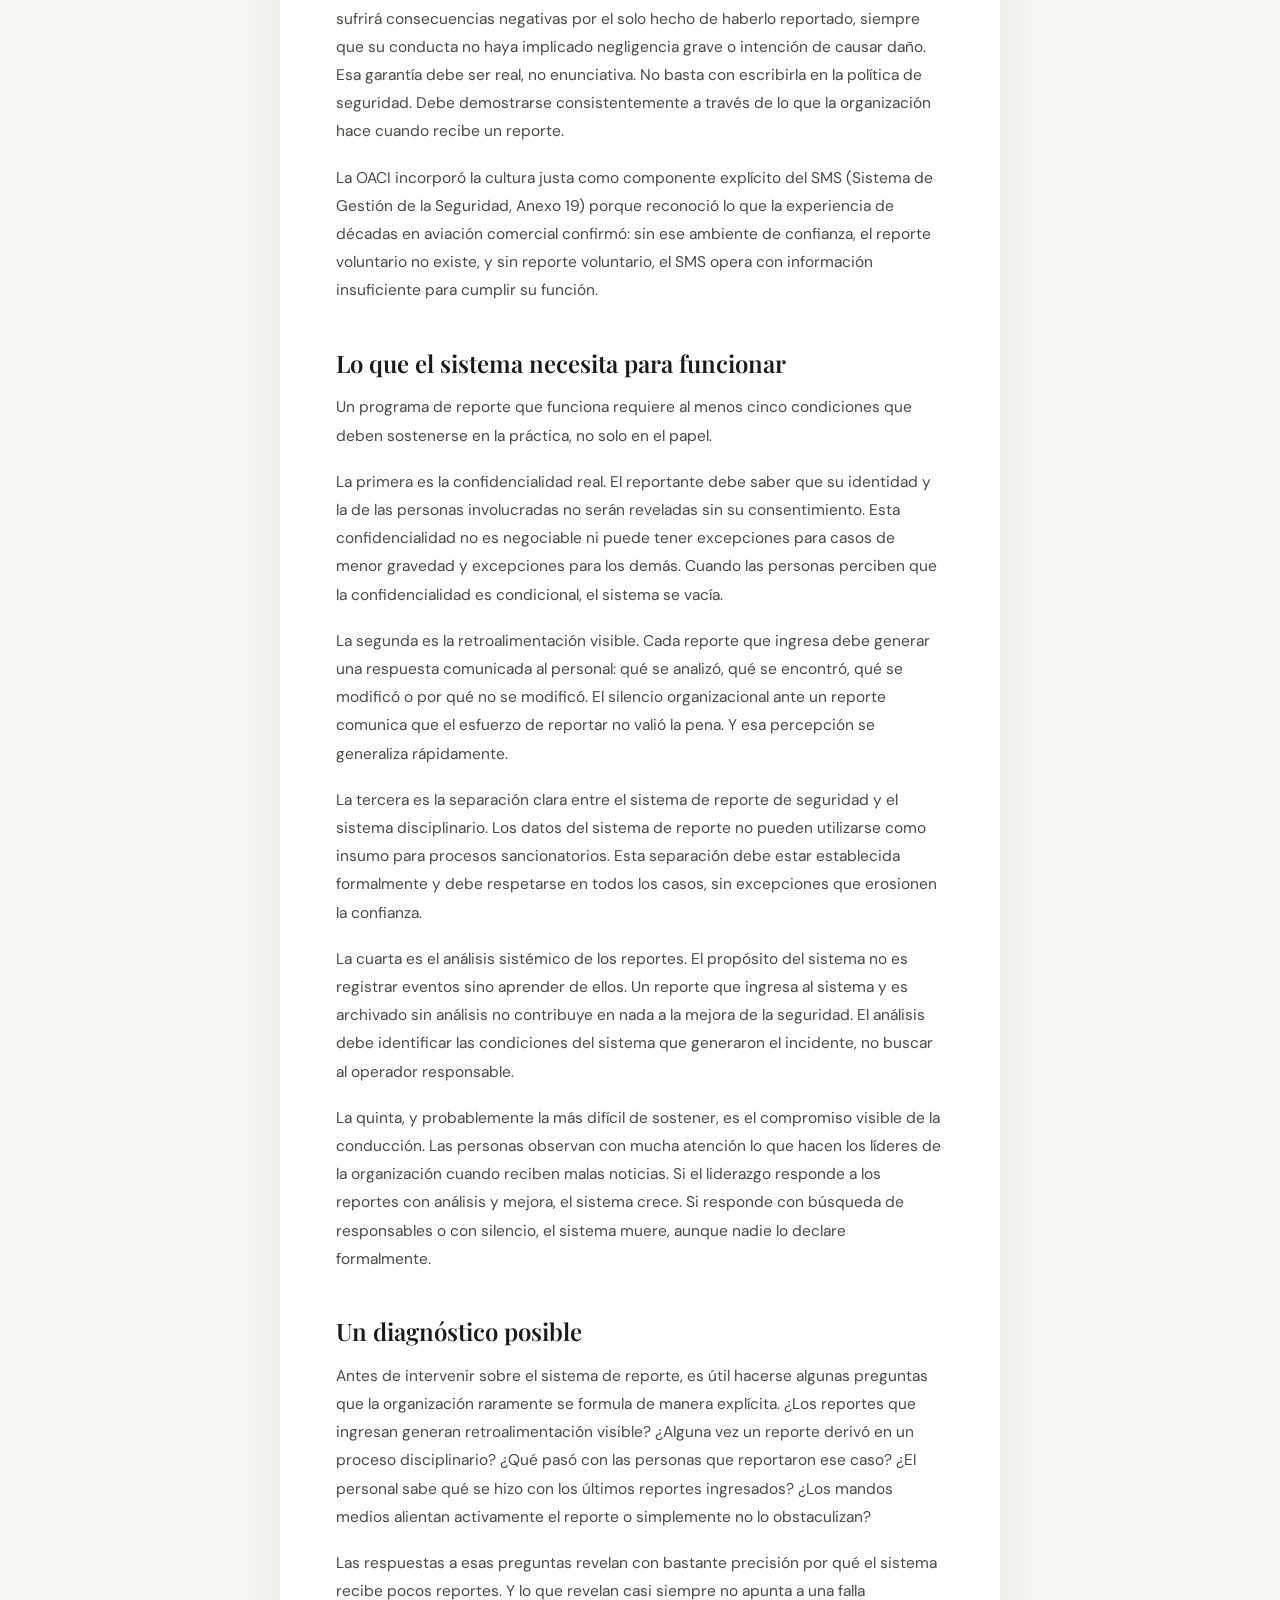
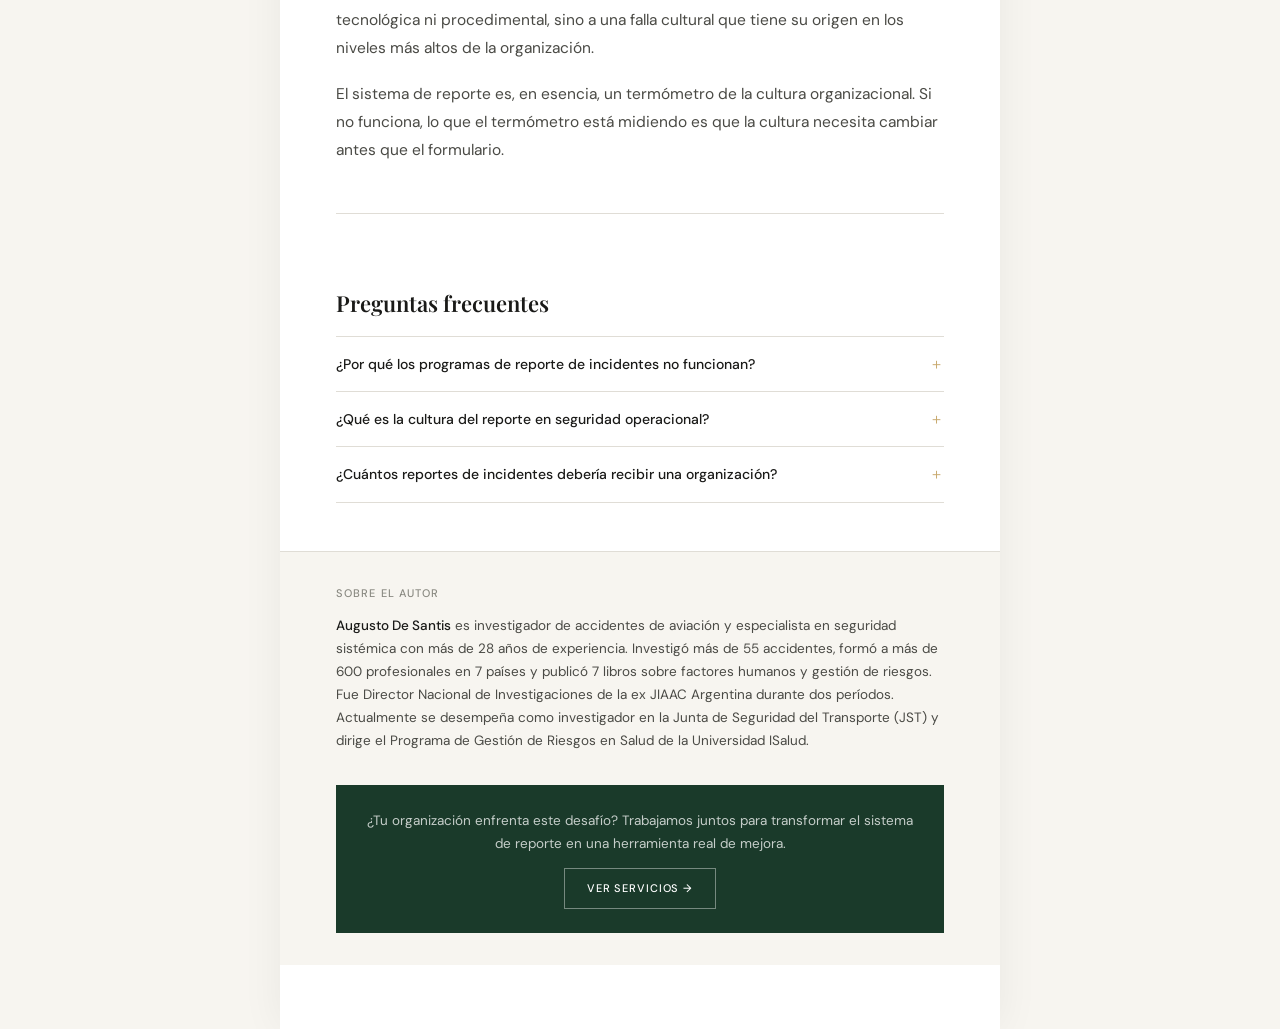
<file: por-que-falla-programa-reporte-incidentes.html>
<!DOCTYPE html>
<html lang="es">
<head>
<meta charset="UTF-8">
<meta name="viewport" content="width=device-width, initial-scale=1.0">
<title>¿Por qué el programa de reporte de incidentes de tu organización no funciona? — Augusto De Santis</title>
<meta name="description" content="Los programas de reporte de incidentes fallan en la mayoría de las organizaciones. No por falta de tecnología ni de procedimientos, sino por una razón que los manuales de calidad no mencionan: el miedo.">
<link rel="canonical" href="https://www.augustodesantis.com.ar/por-que-falla-programa-reporte-incidentes.html">

<script type="application/ld+json">
{
  "@context": "https://schema.org",
  "@type": "Article",
  "headline": "¿Por qué el programa de reporte de incidentes de tu organización no funciona?",
  "description": "Los programas de reporte de incidentes fallan en la mayoría de las organizaciones. No por falta de tecnología ni de procedimientos, sino por miedo.",
  "author": {"@type": "Person", "name": "Augusto De Santis", "url": "https://www.augustodesantis.com.ar"},
  "publisher": {"@type": "Organization", "name": "augustodesantis.com.ar"},
  "datePublished": "2026-05-27",
  "dateModified": "2026-05-27",
  "inLanguage": "es",
  "url": "https://www.augustodesantis.com.ar/por-que-falla-programa-reporte-incidentes.html",
  "mainEntityOfPage": "https://www.augustodesantis.com.ar/por-que-falla-programa-reporte-incidentes.html"
}
</script>

<script type="application/ld+json">
{
  "@context": "https://schema.org",
  "@type": "FAQPage",
  "mainEntity": [
    {
      "@type": "Question",
      "name": "¿Por qué los programas de reporte de incidentes no funcionan?",
      "acceptedAnswer": {
        "@type": "Answer",
        "text": "Los programas de reporte de incidentes fallan principalmente porque los operadores temen consecuencias al reportar. Cuando el sistema utiliza el reporte como insumo para sancionar, las personas dejan de reportar. Sin datos reales, el sistema opera a ciegas. La raíz del problema es cultural, no tecnológica."
      }
    },
    {
      "@type": "Question",
      "name": "¿Qué es la cultura del reporte en seguridad operacional?",
      "acceptedAnswer": {
        "@type": "Answer",
        "text": "La cultura del reporte es la disposición colectiva de los miembros de una organización a notificar condiciones inseguras, incidentes y errores sin temor a represalias. Su condición de existencia es la cultura justa: un ambiente donde el error de buena fe no se sanciona, pero la negligencia deliberada sí. Sin esa condición, no hay reporte genuino posible."
      }
    },
    {
      "@type": "Question",
      "name": "¿Cuántos reportes de incidentes debería recibir una organización?",
      "acceptedAnswer": {
        "@type": "Answer",
        "text": "No existe un número universal, pero la proporción establecida por Herbert Heinrich en su triángulo de seguridad sugiere que por cada accidente grave existen múltiples incidentes menores y una base enorme de condiciones inseguras. Si una organización recibe pocos reportes, casi nunca es señal de que todo está bien. Es señal de que el sistema de reporte no funciona."
      }
    }
  ]
}
</script>

<link rel="preconnect" href="https://fonts.googleapis.com">
<link rel="preconnect" href="https://fonts.gstatic.com" crossorigin>
<link href="https://fonts.googleapis.com/css2?family=Playfair+Display:ital,wght@0,400;0,600;1,400&family=DM+Sans:opsz,wght@9..40,300;9..40,400;9..40,500&display=swap" rel="stylesheet">
<style>
*{box-sizing:border-box;margin:0;padding:0}
:root{
  --ink:#1a1a18;--ink2:#4a4a45;--ink3:#8a8a82;
  --paper:#f7f5f0;--white:#ffffff;
  --accent:#1a3a2a;--accent2:#c8a96e;
  --border:#e0ddd6;
  --ff-d:'Playfair Display',Georgia,serif;
  --ff-b:'DM Sans',sans-serif;
  --max:720px;
}
html{scroll-behavior:smooth}
body{background:var(--paper);color:var(--ink);font-family:var(--ff-b);font-size:16px;line-height:1.75}
.site{max-width:var(--max);margin:0 auto;background:var(--white);padding:0 0 64px;box-shadow:0 0 40px rgba(0,0,0,.06)}
nav{display:flex;align-items:center;justify-content:space-between;padding:18px 40px;border-bottom:.5px solid var(--border);background:var(--white)}
.nav-logo{font-family:var(--ff-d);font-size:15px;color:var(--ink);text-decoration:none}
.nav-logo span{color:var(--accent2)}
.nav-back{font-size:11px;font-weight:500;letter-spacing:.07em;text-transform:uppercase;color:var(--ink2);text-decoration:none;transition:color .2s}
.nav-back:hover{color:var(--ink)}
.article-header{padding:56px 56px 40px;border-bottom:.5px solid var(--border)}
.art-eyebrow{font-size:11px;font-weight:500;letter-spacing:.12em;text-transform:uppercase;color:var(--accent2);margin-bottom:14px}
.art-title{font-family:var(--ff-d);font-size:36px;line-height:1.12;font-weight:600;color:var(--ink);margin-bottom:20px}
.art-lead{font-size:16px;color:var(--ink2);line-height:1.78;border-left:3px solid var(--accent2);padding-left:18px;margin-bottom:24px}
.art-meta{display:flex;gap:20px;align-items:center}
.art-author{font-size:12.5px;color:var(--ink3)}
.art-date{font-size:12.5px;color:var(--ink3)}
.art-body{padding:48px 56px}
.art-body h2{font-family:var(--ff-d);font-size:24px;line-height:1.2;font-weight:600;color:var(--ink);margin-top:44px;margin-bottom:16px}
.art-body h3{font-family:var(--ff-d);font-size:19px;line-height:1.25;font-weight:400;font-style:italic;color:var(--accent);margin-top:32px;margin-bottom:12px}
.art-body p{font-size:15.5px;color:var(--ink2);line-height:1.82;margin-bottom:18px}
.art-body p:first-child{margin-top:0}
.art-body blockquote{margin:32px 0;padding:20px 24px;border-left:3px solid var(--accent2);background:var(--paper)}
.art-body blockquote p{font-family:var(--ff-d);font-size:16px;font-style:italic;color:var(--ink);margin-bottom:0}
.art-body blockquote cite{display:block;font-size:12px;color:var(--ink3);margin-top:8px;font-style:normal;letter-spacing:.04em}
.art-body ul{margin:16px 0 20px 0;padding-left:0;list-style:none}
.art-body ul li{font-size:15.5px;color:var(--ink2);line-height:1.75;padding:6px 0 6px 20px;position:relative}
.art-body ul li::before{content:'—';position:absolute;left:0;color:var(--accent2)}
.faq-section{margin-top:48px;padding-top:32px;border-top:.5px solid var(--border)}
.faq-section h2{font-family:var(--ff-d);font-size:22px;color:var(--ink);margin-bottom:20px}
details.faq{border-top:.5px solid var(--border)}
details.faq:last-child{border-bottom:.5px solid var(--border)}
details.faq summary{list-style:none;padding:14px 0;font-size:14px;font-weight:500;color:var(--ink);cursor:pointer;display:flex;justify-content:space-between;align-items:center;gap:12px}
details.faq summary::-webkit-details-marker{display:none}
details.faq summary::after{content:'＋';font-size:15px;color:var(--accent2);flex-shrink:0}
details.faq[open] summary::after{transform:rotate(45deg)}
.faq-ans{font-size:14px;color:var(--ink2);line-height:1.75;padding-bottom:14px}
.art-footer{padding:32px 56px;border-top:.5px solid var(--border);background:var(--paper)}
.art-footer-title{font-size:11px;font-weight:500;letter-spacing:.1em;text-transform:uppercase;color:var(--ink3);margin-bottom:12px}
.art-author-block{display:flex;gap:16px;align-items:flex-start}
.art-author-bio{font-size:13.5px;color:var(--ink2);line-height:1.7}
.art-author-bio strong{color:var(--ink);font-weight:500}
.art-cta{margin-top:32px;padding:24px;background:var(--accent);text-align:center}
.art-cta p{color:rgba(255,255,255,.75);font-size:13.5px;margin-bottom:12px}
.art-cta a{display:inline-block;font-size:11px;font-weight:500;letter-spacing:.08em;text-transform:uppercase;padding:10px 22px;border:1px solid rgba(255,255,255,.4);color:var(--white);text-decoration:none;transition:background .2s}
.art-cta a:hover{background:rgba(255,255,255,.1)}
@media(max-width:600px){
  nav,.article-header,.art-body,.art-footer{padding-left:24px;padding-right:24px}
  .art-title{font-size:26px}
}
</style>
</head>
<body>
<div class="site">

<nav>
  <a href="/" class="nav-logo">Augusto De Santis<span>.</span></a>
  <a href="/#articulos" class="nav-back">← Artículos</a>
</nav>

<header class="article-header">
  <div class="art-eyebrow">Gestión de riesgos · Cultura organizacional</div>
  <h1 class="art-title">¿Por qué el programa de reporte de incidentes de tu organización no funciona?</h1>
  <p class="art-lead">Los programas de reporte de incidentes fallan en la mayoría de las organizaciones. No por falta de tecnología ni de procedimientos, sino por una razón que los manuales de calidad raramente mencionan: el miedo.</p>
  <div class="art-meta">
    <span class="art-author">Augusto De Santis</span>
    <span class="art-date">Mayo 2026</span>
  </div>
</header>

<div class="art-body">

<p>Existe una paradoja que se repite con sorprendente regularidad en organizaciones de aviación, salud e industrias de alto riesgo de todo el mundo. La organización invierte recursos considerables en diseñar e implementar un sistema de reporte de incidentes. Contrata consultores, desarrolla plataformas, redacta procedimientos, capacita al personal. Y al cabo de unos meses, o incluso años, el sistema recibe pocos reportes. La dirección interpreta ese silencio de dos maneras posibles: o todo está bien, o el personal no comprende la importancia del reporte.</p>

<p>Las dos interpretaciones son incorrectas. Lo que el silencio del sistema de reporte comunica, casi invariablemente, es que las personas no confían en él.</p>

<h2>El problema no es técnico</h2>

<p>Cuando un programa de reporte no funciona, la tendencia organizacional es buscar la solución en el mismo plano donde se percibe el problema: el técnico o el procedimental. Se simplifica el formulario, se digitaliza la plataforma, se agrega un módulo de capacitación. En algunos casos, se recurre a la presión jerárquica, estableciendo cuotas mínimas de reportes por área o período.</p>

<p>Ninguna de estas intervenciones aborda la causa real. El problema no es que el formulario sea complicado ni que el personal desconozca la importancia del reporte. El problema es que el sistema, tal como opera en la práctica, enseña a las personas que reportar tiene consecuencias negativas.</p>

<p>Esa enseñanza raramente es explícita. No aparece en ningún manual. Se transmite a través de lo que la organización hace, no de lo que dice. Aparece cuando alguien reporta un incidente y semanas después es llamado a explicar su conducta ante la gerencia. Cuando el reporte se convierte en el insumo de un sumario administrativo. Cuando el nombre del reportante aparece en una investigación que debía ser confidencial. Cuando la dirección responde a un reporte con silencio, sin retroalimentación, sin cambio visible en las condiciones que generaron el incidente.</p>

<blockquote>
<p>"Las organizaciones que mejor gestionan sus riesgos son las que más beneficios obtienen, mientras que aquellas que no lo hacen son percibidas como peligrosas o se ven obligadas a reducir sus operaciones para alcanzar niveles de seguridad aceptables."</p>
<cite>Hudson, P. (2001). Aviation safety culture. Safeskies, Australia.</cite>
</blockquote>

<h2>Lo que el silencio realmente dice</h2>

<p>La proporción de eventos que se produce en cualquier sistema operacional de cierta complejidad es razonablemente predecible. Por cada accidente o evento grave, existe una cantidad mucho mayor de incidentes sin consecuencias visibles, y por debajo de ellos, una base extensa de condiciones inseguras, desviaciones normalizadas y situaciones que rozaron el límite sin cruzarlo. Esta estructura, conocida como triángulo o pirámide de seguridad, no es una metáfora. Es una realidad estadística documentada en múltiples industrias.</p>

<p>Cuando una organización recibe pocos reportes, casi nunca es porque opera en condiciones de seguridad excepcionales. Es porque la base de esa pirámide existe, pero permanece oculta. Las personas ven las condiciones inseguras, identifican las desviaciones, perciben los riesgos latentes. Y, por razones que el sistema les enseñó, eligen no reportarlos.</p>

<p>La OACI, en su Doc. 9859 sobre gestión de la seguridad operacional, establece con claridad que los sistemas de reporte voluntario son el principal mecanismo mediante el cual las organizaciones capturan información sobre peligros que de otro modo permanecerían invisibles. Sin ese flujo de información, el sistema de gestión de riesgos opera con datos parciales, incompletos, sesgados hacia los eventos que ya generaron consecuencias. En otras palabras, opera siempre un paso atrás de la realidad.</p>

<h2>La raíz del problema: la cultura de la culpa</h2>

<p>Existe una tendencia profundamente arraigada en las organizaciones que consiste en responder a los eventos adversos buscando al responsable. Esta lógica tiene una larga historia y una aparente racionalidad: si identificamos quién cometió el error y lo sancionamos, disuadimos futuros errores. Es un enfoque que proviene del derecho penal y que fue trasplantado, con escaso espíritu crítico, a la gestión de organizaciones complejas.</p>

<p>El problema es que los accidentes e incidentes en sistemas sociotécnicos complejos no ocurren porque una persona tomó una decisión incorrecta en el momento equivocado. Ocurren porque el sistema organizacional generó, durante meses o años, las condiciones que hacían probable ese error. James Reason lo formuló con precisión en 1990: los errores activos de los operadores de primera línea son siempre el resultado de condiciones latentes que el propio sistema creó y toleró. Sancionar al operador no elimina esas condiciones. Las deja intactas para el próximo evento.</p>

<p>La cultura de la culpa no solo es ineficaz como mecanismo de prevención. Es activamente contraproducente en lo que respecta al reporte. Cuando las personas aprenden que reportar un incidente activa un proceso orientado a identificar responsables, dejan de reportar. La información deja de fluir. Y el sistema pierde la única oportunidad de aprender antes de que ocurra el próximo accidente.</p>

<h2>La condición necesaria: la cultura justa</h2>

<p>La cultura justa no es una política de tolerancia indiscriminada. Es un marco de trabajo que distingue entre el error de buena fe cometido dentro de un sistema con fallas, y la negligencia grave o la conducta deliberadamente insegura. El primero requiere análisis sistémico y mejora de las condiciones. El segundo requiere consecuencias. La distinción no es trivial y tampoco es sencilla, pero es absolutamente necesaria.</p>

<p>En términos prácticos, una cultura justa garantiza que quien reporta un incidente no sufrirá consecuencias negativas por el solo hecho de haberlo reportado, siempre que su conducta no haya implicado negligencia grave o intención de causar daño. Esa garantía debe ser real, no enunciativa. No basta con escribirla en la política de seguridad. Debe demostrarse consistentemente a través de lo que la organización hace cuando recibe un reporte.</p>

<p>La OACI incorporó la cultura justa como componente explícito del SMS (Sistema de Gestión de la Seguridad, Anexo 19) porque reconoció lo que la experiencia de décadas en aviación comercial confirmó: sin ese ambiente de confianza, el reporte voluntario no existe, y sin reporte voluntario, el SMS opera con información insuficiente para cumplir su función.</p>

<h2>Lo que el sistema necesita para funcionar</h2>

<p>Un programa de reporte que funciona requiere al menos cinco condiciones que deben sostenerse en la práctica, no solo en el papel.</p>

<p>La primera es la confidencialidad real. El reportante debe saber que su identidad y la de las personas involucradas no serán reveladas sin su consentimiento. Esta confidencialidad no es negociable ni puede tener excepciones para casos de menor gravedad y excepciones para los demás. Cuando las personas perciben que la confidencialidad es condicional, el sistema se vacía.</p>

<p>La segunda es la retroalimentación visible. Cada reporte que ingresa debe generar una respuesta comunicada al personal: qué se analizó, qué se encontró, qué se modificó o por qué no se modificó. El silencio organizacional ante un reporte comunica que el esfuerzo de reportar no valió la pena. Y esa percepción se generaliza rápidamente.</p>

<p>La tercera es la separación clara entre el sistema de reporte de seguridad y el sistema disciplinario. Los datos del sistema de reporte no pueden utilizarse como insumo para procesos sancionatorios. Esta separación debe estar establecida formalmente y debe respetarse en todos los casos, sin excepciones que erosionen la confianza.</p>

<p>La cuarta es el análisis sistémico de los reportes. El propósito del sistema no es registrar eventos sino aprender de ellos. Un reporte que ingresa al sistema y es archivado sin análisis no contribuye en nada a la mejora de la seguridad. El análisis debe identificar las condiciones del sistema que generaron el incidente, no buscar al operador responsable.</p>

<p>La quinta, y probablemente la más difícil de sostener, es el compromiso visible de la conducción. Las personas observan con mucha atención lo que hacen los líderes de la organización cuando reciben malas noticias. Si el liderazgo responde a los reportes con análisis y mejora, el sistema crece. Si responde con búsqueda de responsables o con silencio, el sistema muere, aunque nadie lo declare formalmente.</p>

<h2>Un diagnóstico posible</h2>

<p>Antes de intervenir sobre el sistema de reporte, es útil hacerse algunas preguntas que la organización raramente se formula de manera explícita. ¿Los reportes que ingresan generan retroalimentación visible? ¿Alguna vez un reporte derivó en un proceso disciplinario? ¿Qué pasó con las personas que reportaron ese caso? ¿El personal sabe qué se hizo con los últimos reportes ingresados? ¿Los mandos medios alientan activamente el reporte o simplemente no lo obstaculizan?</p>

<p>Las respuestas a esas preguntas revelan con bastante precisión por qué el sistema recibe pocos reportes. Y lo que revelan casi siempre no apunta a una falla tecnológica ni procedimental, sino a una falla cultural que tiene su origen en los niveles más altos de la organización.</p>

<p>El sistema de reporte es, en esencia, un termómetro de la cultura organizacional. Si no funciona, lo que el termómetro está midiendo es que la cultura necesita cambiar antes que el formulario.</p>

<div class="faq-section">
  <h2>Preguntas frecuentes</h2>
  <details class="faq">
    <summary>¿Por qué los programas de reporte de incidentes no funcionan?</summary>
    <p class="faq-ans">Los programas de reporte fallan principalmente porque los operadores temen consecuencias al reportar. Cuando el sistema utiliza el reporte como insumo para sancionar, las personas dejan de reportar. Sin datos reales, el sistema opera a ciegas. La raíz del problema es cultural, no tecnológica ni procedimental.</p>
  </details>
  <details class="faq">
    <summary>¿Qué es la cultura del reporte en seguridad operacional?</summary>
    <p class="faq-ans">La cultura del reporte es la disposición colectiva de los miembros de una organización a notificar condiciones inseguras, incidentes y errores sin temor a represalias. Su condición de existencia es la cultura justa: un ambiente donde el error de buena fe no se sanciona, pero la negligencia deliberada sí.</p>
  </details>
  <details class="faq">
    <summary>¿Cuántos reportes de incidentes debería recibir una organización?</summary>
    <p class="faq-ans">No existe un número universal, pero la estructura conocida como triángulo de seguridad sugiere que por cada accidente grave existen múltiples incidentes menores y una base extensa de condiciones inseguras. Si una organización recibe muy pocos reportes, casi nunca es señal de que todo está bien. Es señal de que el sistema de reporte no funciona.</p>
  </details>
</div>

</div>

<footer class="art-footer">
  <div class="art-footer-title">Sobre el autor</div>
  <div class="art-author-block">
    <div class="art-author-bio">
      <strong>Augusto De Santis</strong> es investigador de accidentes de aviación y especialista en seguridad sistémica con más de 28 años de experiencia. Investigó más de 55 accidentes, formó a más de 600 profesionales en 7 países y publicó 7 libros sobre factores humanos y gestión de riesgos. Fue Director Nacional de Investigaciones de la ex JIAAC Argentina durante dos períodos. Actualmente se desempeña como investigador en la Junta de Seguridad del Transporte (JST) y dirige el Programa de Gestión de Riesgos en Salud de la Universidad ISalud.
    </div>
  </div>
  <div class="art-cta">
    <p>¿Tu organización enfrenta este desafío? Trabajamos juntos para transformar el sistema de reporte en una herramienta real de mejora.</p>
    <a href="/servicios.html">Ver servicios →</a>
  </div>
</footer>

</div>
</body>
</html>
</file>
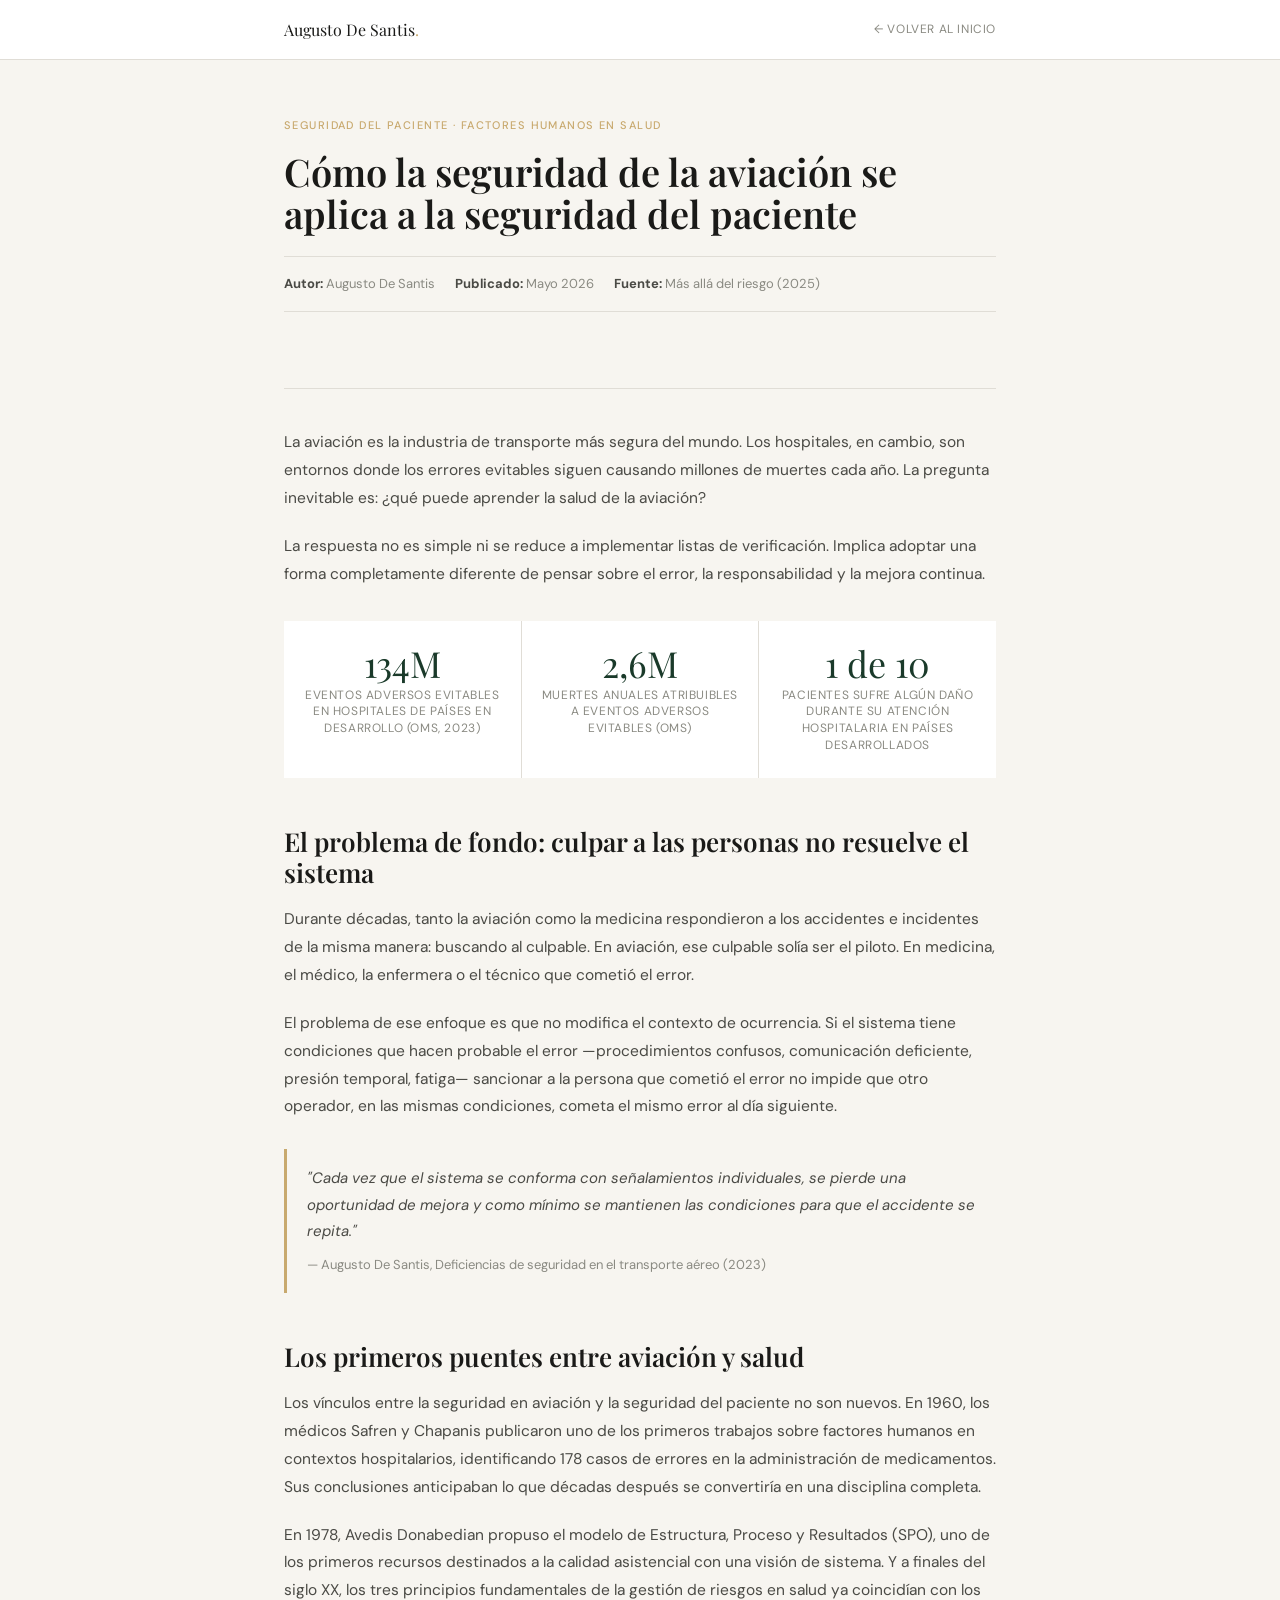
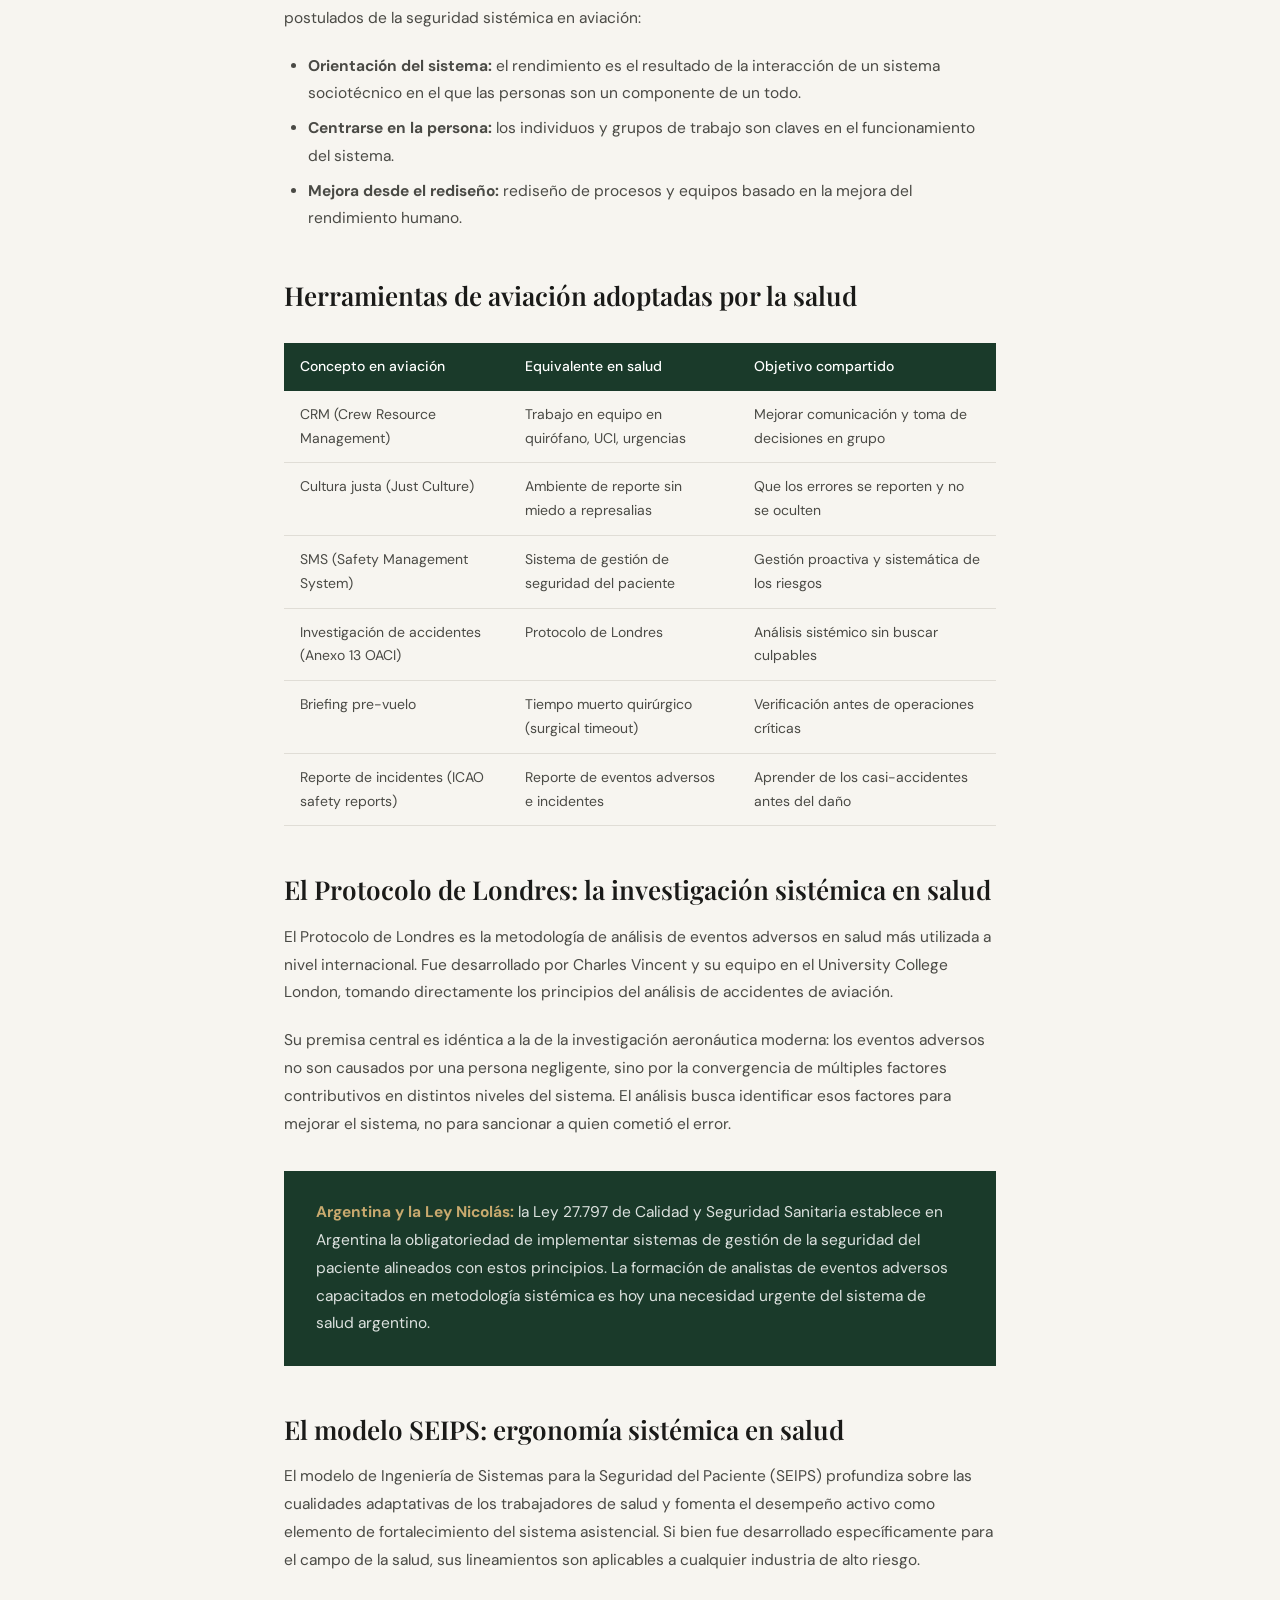
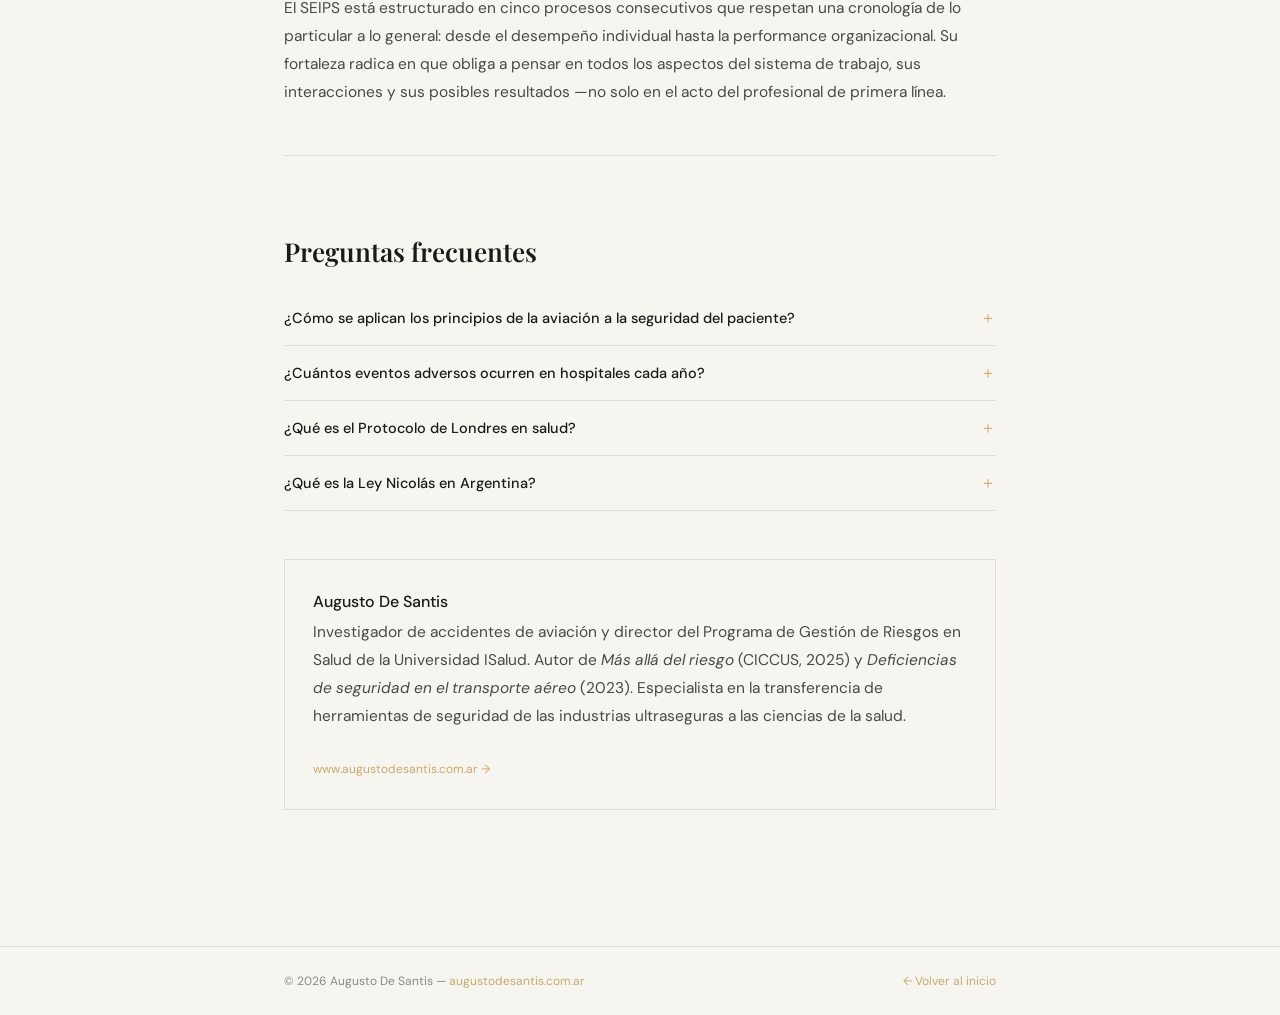
<file: seguridad-aviacion-salud.html>
<!DOCTYPE html>
<html lang="es">
<head>
<meta charset="UTF-8">
<meta name="viewport" content="width=device-width, initial-scale=1.0">
<title>Cómo la seguridad de la aviación se aplica a la salud | Augusto De Santis</title>
<meta name="description" content="Las herramientas de seguridad de la aviación —CRM, SMS, cultura justa, análisis sistémico— están siendo adoptadas por hospitales para reducir eventos adversos y mejorar la seguridad del paciente. Por Augusto De Santis.">
<meta name="keywords" content="seguridad aviación salud, seguridad del paciente, eventos adversos en salud, CRM medicina, factores humanos salud, cultura justa salud, Protocolo de Londres, calidad y seguridad del paciente, Ley Nicolás, gestión de riesgos en salud">
<meta name="author" content="Augusto De Santis">
<meta name="robots" content="index, follow">
<link rel="canonical" href="https://www.augustodesantis.com.ar/seguridad-aviacion-salud.html">
<meta property="og:title" content="Cómo la seguridad de la aviación se aplica a la salud">
<meta property="og:description" content="La OMS estima 134 millones de eventos adversos evitables en hospitales cada año. Las industrias ultraseguras como la aviación tienen las respuestas.">
<meta property="og:url" content="https://www.augustodesantis.com.ar/seguridad-aviacion-salud.html">
<meta property="og:type" content="article">
<meta name="msvalidate.01" content="9FC227C6B68F0F00BAE93B1E96D2F31C">
<meta name="google-site-verification" content="XUpoLT5YPhIDl4dGVsvx6IjXPAMCyRT97X3PwyYv8a8">

<script type="application/ld+json">
{
  "@context": "https://schema.org",
  "@type": "Article",
  "headline": "Cómo la seguridad de la aviación se aplica a la seguridad del paciente en salud",
  "description": "Las herramientas de seguridad de las industrias ultraseguras como la aviación están siendo adoptadas por los sistemas de salud para reducir eventos adversos evitables. La OMS estima 134 millones de eventos adversos anuales en hospitales de países en desarrollo.",
  "author": {
    "@type": "Person",
    "name": "Augusto De Santis",
    "url": "https://www.augustodesantis.com.ar",
    "jobTitle": "Investigador de Seguridad Operacional y Factores Humanos"
  },
  "publisher": {
    "@type": "Person",
    "name": "Augusto De Santis",
    "url": "https://www.augustodesantis.com.ar"
  },
  "datePublished": "2026-05-01",
  "dateModified": "2026-05-22",
  "url": "https://www.augustodesantis.com.ar/seguridad-aviacion-salud.html",
  "inLanguage": "es",
  "about": ["Seguridad del paciente", "Factores humanos en salud", "Eventos adversos", "CRM medicina"]
}
</script>

<script type="application/ld+json">
{
  "@context": "https://schema.org",
  "@type": "FAQPage",
  "mainEntity": [
    {
      "@type": "Question",
      "name": "¿Cómo se aplican los principios de la aviación a la seguridad del paciente?",
      "acceptedAnswer": {
        "@type": "Answer",
        "text": "La aviación desarrolló herramientas como el CRM, los sistemas de reporte de incidentes, la cultura justa y el análisis sistémico de accidentes que los hospitales están adoptando formalmente. Estas herramientas comparten un principio: los errores no son causados por individuos negligentes sino por sistemas que generan condiciones propicias para el error."
      }
    },
    {
      "@type": "Question",
      "name": "¿Cuántos eventos adversos ocurren en hospitales cada año?",
      "acceptedAnswer": {
        "@type": "Answer",
        "text": "La OMS estima que ocurren 134 millones de eventos adversos evitables en hospitales de países en desarrollo cada año, lo que resulta en 2,6 millones de muertes. En países desarrollados, aproximadamente 1 de cada 10 pacientes sufre algún daño durante su atención hospitalaria."
      }
    },
    {
      "@type": "Question",
      "name": "¿Qué es el Protocolo de Londres en salud?",
      "acceptedAnswer": {
        "@type": "Answer",
        "text": "El Protocolo de Londres es una metodología de análisis de eventos adversos en salud desarrollada por Charles Vincent, basada en los principios de la investigación de accidentes de la aviación. Permite identificar los factores contributivos de un evento adverso sin buscar culpables individuales, con el objetivo de mejorar el sistema."
      }
    },
    {
      "@type": "Question",
      "name": "¿Qué es la Ley Nicolás en Argentina?",
      "acceptedAnswer": {
        "@type": "Answer",
        "text": "La Ley 27.797, conocida como Ley Nicolás, es la Ley de Calidad y Seguridad Sanitaria de Argentina. Establece la obligatoriedad de implementar sistemas de gestión de la seguridad del paciente en los establecimientos de salud del país, alineándose con los estándares internacionales de la OMS."
      }
    }
  ]
}
</script>

<link rel="preconnect" href="https://fonts.googleapis.com">
<link href="https://fonts.googleapis.com/css2?family=Playfair+Display:ital,wght@0,400;0,600;1,400&family=DM+Sans:wght@300;400;500&display=swap" rel="stylesheet">
<style>
*{box-sizing:border-box;margin:0;padding:0}
:root{--ink:#1a1a18;--ink2:#4a4a45;--ink3:#8a8a82;--paper:#f7f5f0;--white:#fff;--accent:#1a3a2a;--accent2:#c8a96e;--border:#e0ddd6;--ff-d:'Playfair Display',Georgia,serif;--ff-b:'DM Sans',sans-serif}
body{background:var(--paper);color:var(--ink);font-family:var(--ff-b);font-size:16px;line-height:1.7}
.wrap{max-width:760px;margin:0 auto;padding:0 24px}
header{background:var(--white);border-bottom:.5px solid var(--border);padding:16px 0}
.header-inner{max-width:760px;margin:0 auto;padding:0 24px;display:flex;align-items:center;justify-content:space-between}
.logo{font-family:var(--ff-d);font-size:16px;color:var(--ink);text-decoration:none}
.logo span{color:var(--accent2)}
.back{font-size:12px;color:var(--ink3);text-decoration:none;letter-spacing:.05em;text-transform:uppercase}
.back:hover{color:var(--ink)}
.hero-art{padding:56px 0 40px;border-bottom:.5px solid var(--border)}
.article-eyebrow{font-size:11px;font-weight:500;letter-spacing:.13em;text-transform:uppercase;color:var(--accent2);margin-bottom:16px}
h1{font-family:var(--ff-d);font-size:38px;line-height:1.12;font-weight:600;color:var(--ink);margin-bottom:20px}
.article-meta{font-size:13px;color:var(--ink3);display:flex;gap:20px;flex-wrap:wrap;padding:16px 0;border-top:.5px solid var(--border);border-bottom:.5px solid var(--border);margin-bottom:36px}
.article-meta strong{color:var(--ink2)}
.article-body{padding:40px 0}
.article-body h2{font-family:var(--ff-d);font-size:26px;line-height:1.2;font-weight:600;color:var(--ink);margin:48px 0 18px}
.article-body h3{font-family:var(--ff-d);font-size:20px;font-weight:600;color:var(--ink);margin:32px 0 14px}
.article-body p{font-size:15.5px;color:var(--ink2);line-height:1.8;margin-bottom:20px}
.article-body ul,.article-body ol{margin:0 0 20px 24px}
.article-body li{font-size:15.5px;color:var(--ink2);line-height:1.75;margin-bottom:8px}
blockquote{border-left:3px solid var(--accent2);padding:16px 20px;background:var(--paper);margin:28px 0;font-style:italic;color:var(--ink2);font-size:15px;line-height:1.75}
blockquote cite{display:block;margin-top:10px;font-style:normal;font-size:13px;color:var(--ink3)}
.highlight-box{background:var(--accent);color:var(--white);padding:28px 32px;margin:32px 0}
.highlight-box p{color:rgba(255,255,255,.85);margin-bottom:0}
.highlight-box strong{color:var(--accent2)}
.comparison-table{width:100%;border-collapse:collapse;margin:32px 0;font-size:14px}
.comparison-table th{background:var(--accent);color:var(--white);padding:12px 16px;text-align:left;font-weight:500}
.comparison-table td{padding:12px 16px;border-bottom:.5px solid var(--border);color:var(--ink2);vertical-align:top}
.comparison-table tr:nth-child(even) td{background:var(--paper)}
.stat-row{display:grid;grid-template-columns:repeat(3,1fr);gap:1px;background:var(--border);margin:32px 0}
.stat-box{background:var(--white);padding:24px 20px;text-align:center}
.stat-n{font-family:var(--ff-d);font-size:36px;color:var(--accent);line-height:1;margin-bottom:6px}
.stat-l{font-size:12px;color:var(--ink3);letter-spacing:.05em;text-transform:uppercase;line-height:1.4}
.faq-section{margin:48px 0;border-top:.5px solid var(--border);padding-top:32px}
.faq-section h2{font-family:var(--ff-d);font-size:26px;margin-bottom:24px}
.faq-item{border-bottom:.5px solid var(--border)}
.faq-q{width:100%;text-align:left;background:none;border:none;padding:16px 0;font-family:var(--ff-b);font-size:14.5px;font-weight:500;color:var(--ink);cursor:pointer;display:flex;justify-content:space-between;align-items:center;gap:16px}
.faq-q::after{content:'＋';font-size:16px;color:var(--accent2);flex-shrink:0}
.faq-q[aria-expanded="true"]::after{content:'－'}
.faq-a{display:none;font-size:14.5px;color:var(--ink2);line-height:1.78;padding-bottom:16px}
.faq-a.open{display:block}
.author-box{display:flex;gap:20px;padding:28px;background:var(--paper);border:.5px solid var(--border);margin:48px 0;align-items:flex-start}
.author-name{font-weight:500;color:var(--ink);margin-bottom:4px}
.author-bio{font-size:13.5px;color:var(--ink2);line-height:1.6}
.author-link{font-size:12px;color:var(--accent2);text-decoration:none;margin-top:8px;display:inline-block}
footer{padding:24px 0;border-top:.5px solid var(--border);margin-top:48px}
.footer-inner{max-width:760px;margin:0 auto;padding:0 24px;display:flex;justify-content:space-between;align-items:center;flex-wrap:wrap;gap:12px}
.footer-inner p{font-size:12px;color:var(--ink3)}
.footer-inner a{font-size:12px;color:var(--accent2);text-decoration:none}
@media(max-width:600px){h1{font-size:28px}.stat-row{grid-template-columns:1fr 1fr}.comparison-table{font-size:13px}}
</style>
</head>
<body>

<header>
  <div class="header-inner">
    <a href="https://www.augustodesantis.com.ar" class="logo">Augusto De Santis<span>.</span></a>
    <a href="https://www.augustodesantis.com.ar" class="back">← Volver al inicio</a>
  </div>
</header>

<main>
<div class="wrap">
  <article>
    <div class="hero-art">
      <div class="article-eyebrow">Seguridad del paciente · Factores humanos en salud</div>
      <h1>Cómo la seguridad de la aviación se aplica a la seguridad del paciente</h1>
      <div class="article-meta">
        <span><strong>Autor:</strong> Augusto De Santis</span>
        <span><strong>Publicado:</strong> Mayo 2026</span>
        <span><strong>Fuente:</strong> Más allá del riesgo (2025)</span>
      </div>
    </div>

    <div class="article-body">

      <p>La aviación es la industria de transporte más segura del mundo. Los hospitales, en cambio, son entornos donde los errores evitables siguen causando millones de muertes cada año. La pregunta inevitable es: ¿qué puede aprender la salud de la aviación?</p>

      <p>La respuesta no es simple ni se reduce a implementar listas de verificación. Implica adoptar una forma completamente diferente de pensar sobre el error, la responsabilidad y la mejora continua.</p>

      <div class="stat-row">
        <div class="stat-box">
          <div class="stat-n">134M</div>
          <div class="stat-l">eventos adversos evitables en hospitales de países en desarrollo (OMS, 2023)</div>
        </div>
        <div class="stat-box">
          <div class="stat-n">2,6M</div>
          <div class="stat-l">muertes anuales atribuibles a eventos adversos evitables (OMS)</div>
        </div>
        <div class="stat-box">
          <div class="stat-n">1 de 10</div>
          <div class="stat-l">pacientes sufre algún daño durante su atención hospitalaria en países desarrollados</div>
        </div>
      </div>

      <h2>El problema de fondo: culpar a las personas no resuelve el sistema</h2>

      <p>Durante décadas, tanto la aviación como la medicina respondieron a los accidentes e incidentes de la misma manera: buscando al culpable. En aviación, ese culpable solía ser el piloto. En medicina, el médico, la enfermera o el técnico que cometió el error.</p>

      <p>El problema de ese enfoque es que no modifica el contexto de ocurrencia. Si el sistema tiene condiciones que hacen probable el error —procedimientos confusos, comunicación deficiente, presión temporal, fatiga— sancionar a la persona que cometió el error no impide que otro operador, en las mismas condiciones, cometa el mismo error al día siguiente.</p>

      <blockquote>
        "Cada vez que el sistema se conforma con señalamientos individuales, se pierde una oportunidad de mejora y como mínimo se mantienen las condiciones para que el accidente se repita."
        <cite>— Augusto De Santis, Deficiencias de seguridad en el transporte aéreo (2023)</cite>
      </blockquote>

      <h2>Los primeros puentes entre aviación y salud</h2>

      <p>Los vínculos entre la seguridad en aviación y la seguridad del paciente no son nuevos. En 1960, los médicos Safren y Chapanis publicaron uno de los primeros trabajos sobre factores humanos en contextos hospitalarios, identificando 178 casos de errores en la administración de medicamentos. Sus conclusiones anticipaban lo que décadas después se convertiría en una disciplina completa.</p>

      <p>En 1978, Avedis Donabedian propuso el modelo de Estructura, Proceso y Resultados (SPO), uno de los primeros recursos destinados a la calidad asistencial con una visión de sistema. Y a finales del siglo XX, los tres principios fundamentales de la gestión de riesgos en salud ya coincidían con los postulados de la seguridad sistémica en aviación:</p>

      <ul>
        <li><strong>Orientación del sistema:</strong> el rendimiento es el resultado de la interacción de un sistema sociotécnico en el que las personas son un componente de un todo.</li>
        <li><strong>Centrarse en la persona:</strong> los individuos y grupos de trabajo son claves en el funcionamiento del sistema.</li>
        <li><strong>Mejora desde el rediseño:</strong> rediseño de procesos y equipos basado en la mejora del rendimiento humano.</li>
      </ul>

      <h2>Herramientas de aviación adoptadas por la salud</h2>

      <table class="comparison-table">
        <thead>
          <tr>
            <th>Concepto en aviación</th>
            <th>Equivalente en salud</th>
            <th>Objetivo compartido</th>
          </tr>
        </thead>
        <tbody>
          <tr>
            <td>CRM (Crew Resource Management)</td>
            <td>Trabajo en equipo en quirófano, UCI, urgencias</td>
            <td>Mejorar comunicación y toma de decisiones en grupo</td>
          </tr>
          <tr>
            <td>Cultura justa (Just Culture)</td>
            <td>Ambiente de reporte sin miedo a represalias</td>
            <td>Que los errores se reporten y no se oculten</td>
          </tr>
          <tr>
            <td>SMS (Safety Management System)</td>
            <td>Sistema de gestión de seguridad del paciente</td>
            <td>Gestión proactiva y sistemática de los riesgos</td>
          </tr>
          <tr>
            <td>Investigación de accidentes (Anexo 13 OACI)</td>
            <td>Protocolo de Londres</td>
            <td>Análisis sistémico sin buscar culpables</td>
          </tr>
          <tr>
            <td>Briefing pre-vuelo</td>
            <td>Tiempo muerto quirúrgico (surgical timeout)</td>
            <td>Verificación antes de operaciones críticas</td>
          </tr>
          <tr>
            <td>Reporte de incidentes (ICAO safety reports)</td>
            <td>Reporte de eventos adversos e incidentes</td>
            <td>Aprender de los casi-accidentes antes del daño</td>
          </tr>
        </tbody>
      </table>

      <h2>El Protocolo de Londres: la investigación sistémica en salud</h2>

      <p>El Protocolo de Londres es la metodología de análisis de eventos adversos en salud más utilizada a nivel internacional. Fue desarrollado por Charles Vincent y su equipo en el University College London, tomando directamente los principios del análisis de accidentes de aviación.</p>

      <p>Su premisa central es idéntica a la de la investigación aeronáutica moderna: los eventos adversos no son causados por una persona negligente, sino por la convergencia de múltiples factores contributivos en distintos niveles del sistema. El análisis busca identificar esos factores para mejorar el sistema, no para sancionar a quien cometió el error.</p>

      <div class="highlight-box">
        <p><strong>Argentina y la Ley Nicolás:</strong> la Ley 27.797 de Calidad y Seguridad Sanitaria establece en Argentina la obligatoriedad de implementar sistemas de gestión de la seguridad del paciente alineados con estos principios. La formación de analistas de eventos adversos capacitados en metodología sistémica es hoy una necesidad urgente del sistema de salud argentino.</p>
      </div>

      <h2>El modelo SEIPS: ergonomía sistémica en salud</h2>

      <p>El modelo de Ingeniería de Sistemas para la Seguridad del Paciente (SEIPS) profundiza sobre las cualidades adaptativas de los trabajadores de salud y fomenta el desempeño activo como elemento de fortalecimiento del sistema asistencial. Si bien fue desarrollado específicamente para el campo de la salud, sus lineamientos son aplicables a cualquier industria de alto riesgo.</p>

      <p>El SEIPS está estructurado en cinco procesos consecutivos que respetan una cronología de lo particular a lo general: desde el desempeño individual hasta la performance organizacional. Su fortaleza radica en que obliga a pensar en todos los aspectos del sistema de trabajo, sus interacciones y sus posibles resultados —no solo en el acto del profesional de primera línea.</p>

      <div class="faq-section">
        <h2>Preguntas frecuentes</h2>
        <div class="faq-item">
          <button class="faq-q" aria-expanded="false">¿Cómo se aplican los principios de la aviación a la seguridad del paciente?</button>
          <div class="faq-a">La aviación desarrolló herramientas como el CRM, los sistemas de reporte de incidentes, la cultura justa y el análisis sistémico de accidentes que los hospitales están adoptando formalmente. Comparten un principio: los errores no son causados por individuos negligentes sino por sistemas que generan condiciones propicias para el error.</div>
        </div>
        <div class="faq-item">
          <button class="faq-q" aria-expanded="false">¿Cuántos eventos adversos ocurren en hospitales cada año?</button>
          <div class="faq-a">La OMS estima que ocurren 134 millones de eventos adversos evitables en hospitales de países en desarrollo cada año, lo que resulta en 2,6 millones de muertes. En países desarrollados, aproximadamente 1 de cada 10 pacientes sufre algún daño durante su atención hospitalaria.</div>
        </div>
        <div class="faq-item">
          <button class="faq-q" aria-expanded="false">¿Qué es el Protocolo de Londres en salud?</button>
          <div class="faq-a">El Protocolo de Londres es una metodología de análisis de eventos adversos en salud desarrollada por Charles Vincent, basada en los principios de la investigación de accidentes de la aviación. Permite identificar los factores contributivos de un evento adverso sin buscar culpables individuales.</div>
        </div>
        <div class="faq-item">
          <button class="faq-q" aria-expanded="false">¿Qué es la Ley Nicolás en Argentina?</button>
          <div class="faq-a">La Ley 27.797, conocida como Ley Nicolás, es la Ley de Calidad y Seguridad Sanitaria de Argentina. Establece la obligatoriedad de implementar sistemas de gestión de la seguridad del paciente en los establecimientos de salud del país.</div>
        </div>
      </div>

      <div class="author-box">
        <div>
          <div class="author-name">Augusto De Santis</div>
          <p class="author-bio">Investigador de accidentes de aviación y director del Programa de Gestión de Riesgos en Salud de la Universidad ISalud. Autor de <em>Más allá del riesgo</em> (CICCUS, 2025) y <em>Deficiencias de seguridad en el transporte aéreo</em> (2023). Especialista en la transferencia de herramientas de seguridad de las industrias ultraseguras a las ciencias de la salud.</p>
          <a href="https://www.augustodesantis.com.ar" class="author-link">www.augustodesantis.com.ar →</a>
        </div>
      </div>

    </div>
  </article>
</div>
</main>

<footer>
  <div class="footer-inner">
    <p>© 2026 Augusto De Santis — <a href="https://www.augustodesantis.com.ar">augustodesantis.com.ar</a></p>
    <a href="https://www.augustodesantis.com.ar">← Volver al inicio</a>
  </div>
</footer>

<script>
document.querySelectorAll('.faq-q').forEach(btn => {
  btn.addEventListener('click', () => {
    const expanded = btn.getAttribute('aria-expanded') === 'true';
    document.querySelectorAll('.faq-q').forEach(b => {
      b.setAttribute('aria-expanded', 'false');
      b.nextElementSibling.classList.remove('open');
    });
    if (!expanded) {
      btn.setAttribute('aria-expanded', 'true');
      btn.nextElementSibling.classList.add('open');
    }
  });
});
</script>
</body>
</html>
</file>
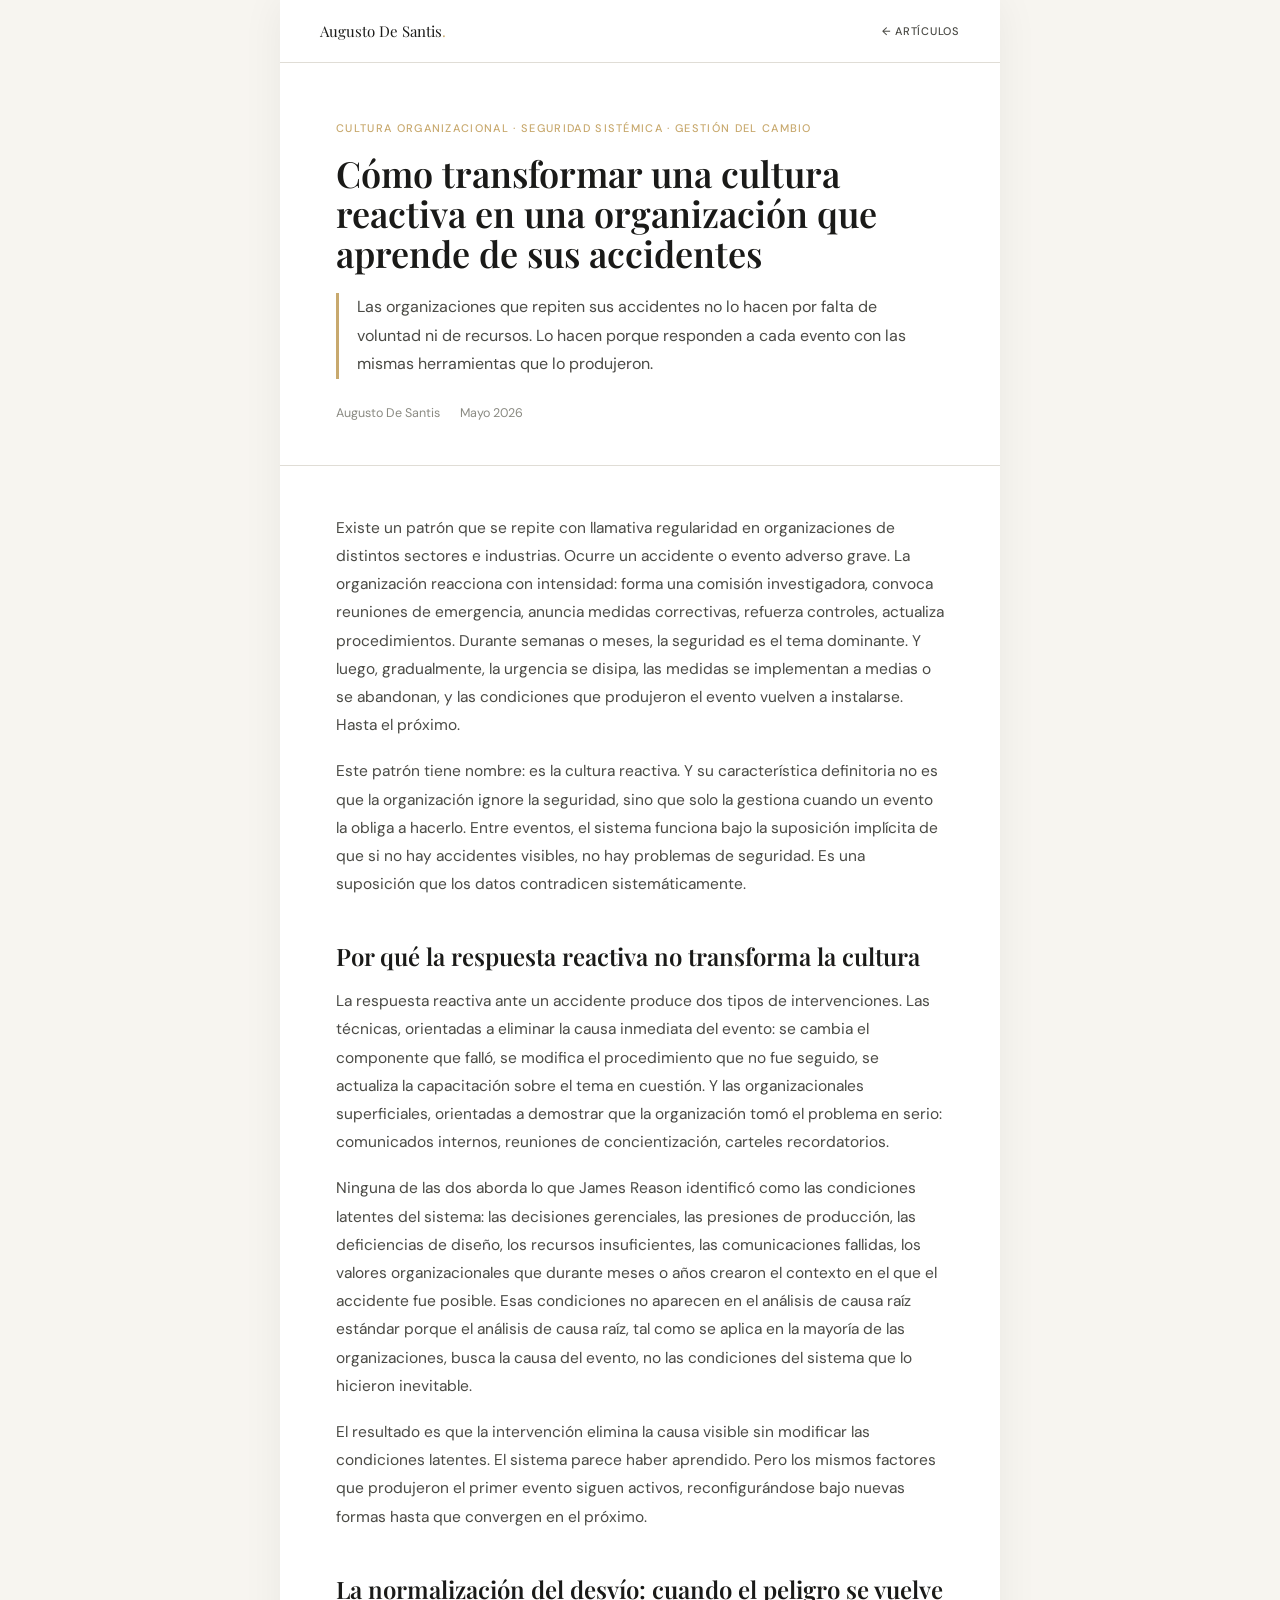
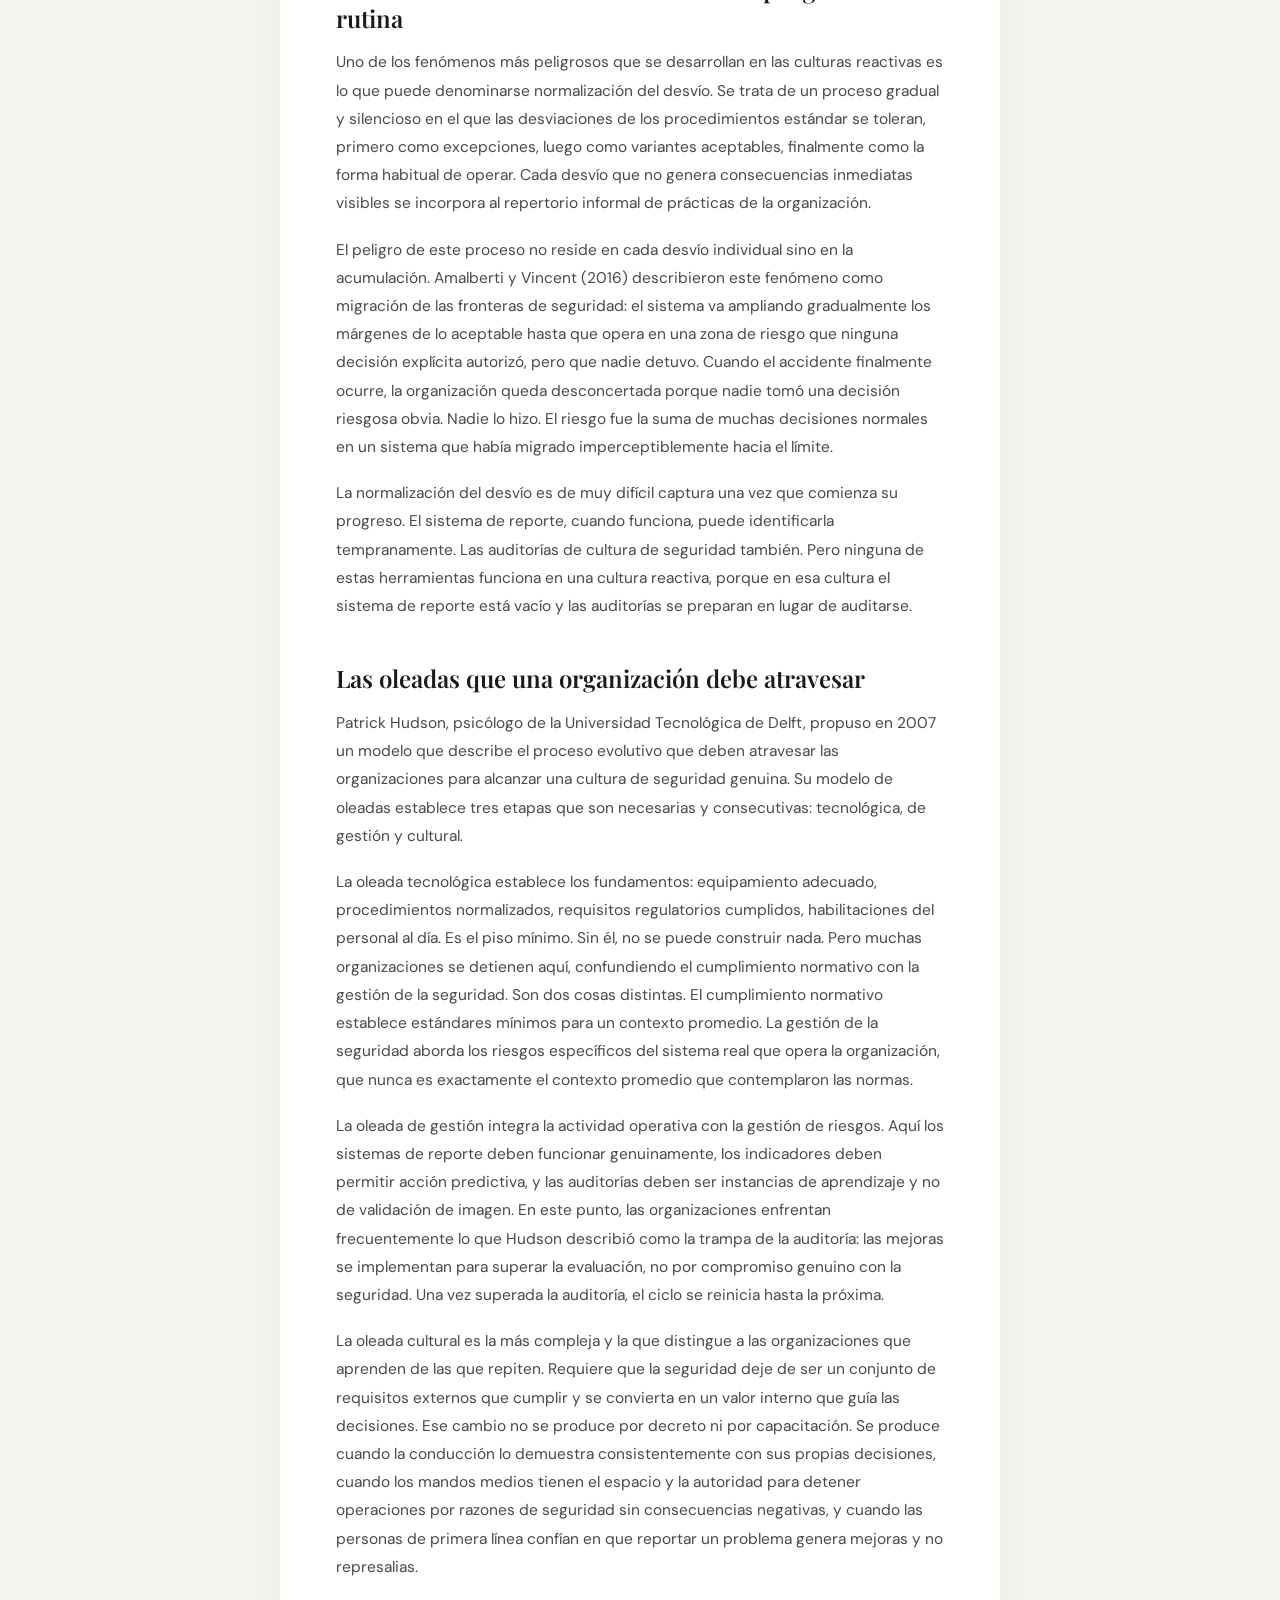
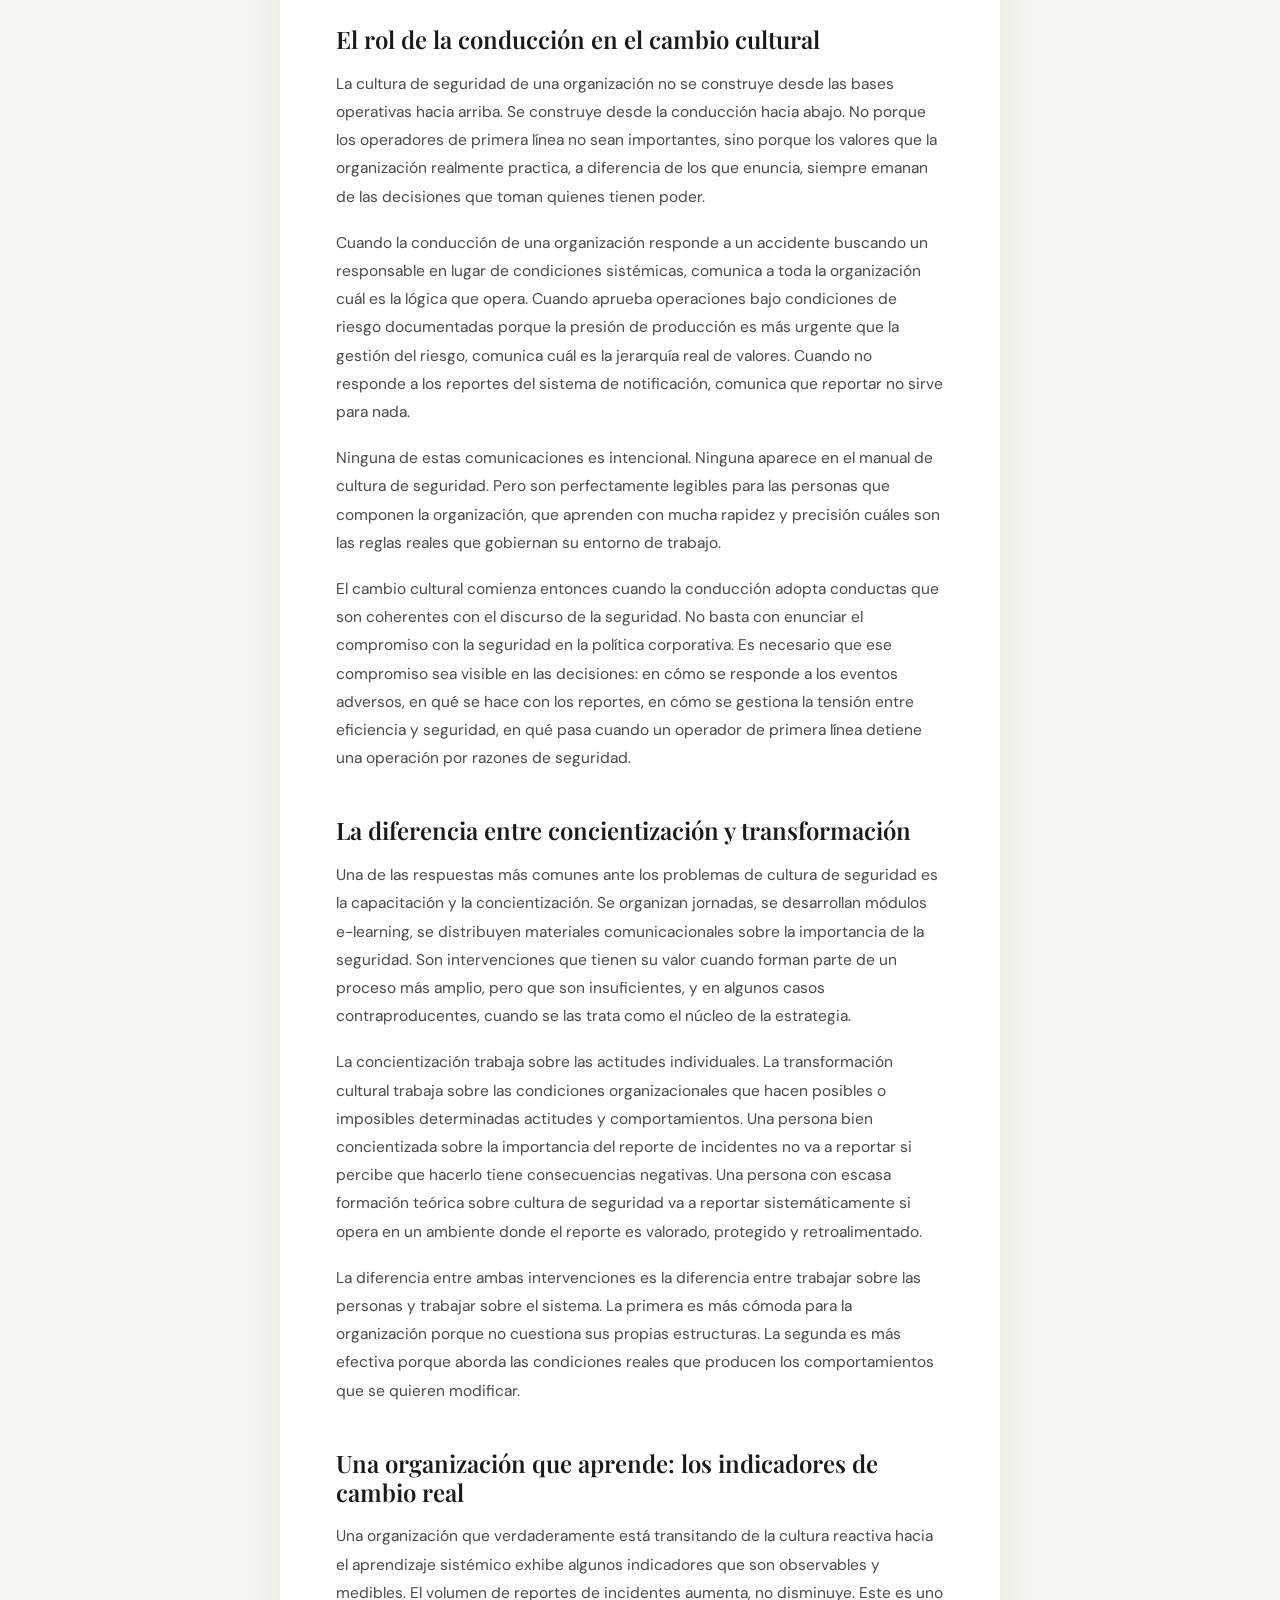
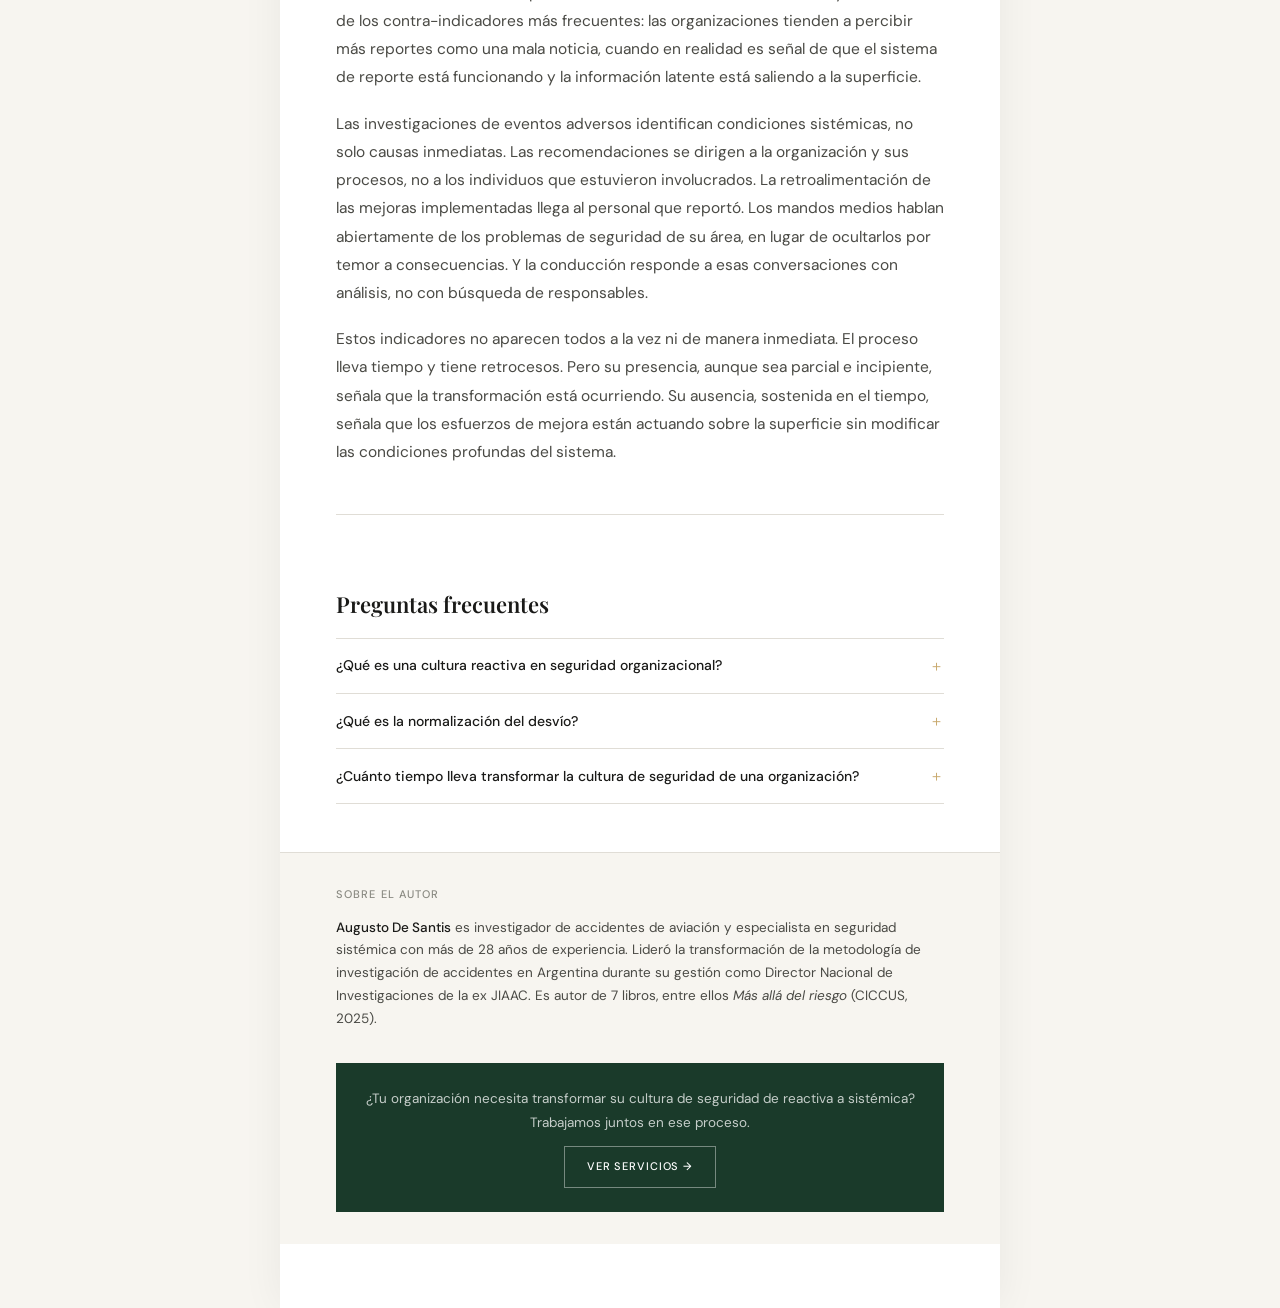
<file: transformar-cultura-reactiva-organizacion-aprende.html>
<!DOCTYPE html>
<html lang="es">
<head>
<meta charset="UTF-8">
<meta name="viewport" content="width=device-width, initial-scale=1.0">
<title>Cómo transformar una cultura reactiva en una organización que aprende de sus accidentes — Augusto De Santis</title>
<meta name="description" content="Las organizaciones que repiten sus accidentes no lo hacen por falta de voluntad ni de recursos. Lo hacen porque responden a cada evento con las mismas herramientas que lo produjeron.">
<link rel="canonical" href="https://www.augustodesantis.com.ar/transformar-cultura-reactiva-organizacion-aprende.html">

<script type="application/ld+json">
{
  "@context": "https://schema.org",
  "@type": "Article",
  "headline": "Cómo transformar una cultura reactiva en una organización que aprende de sus accidentes",
  "description": "Las organizaciones que repiten sus accidentes no lo hacen por falta de voluntad ni de recursos. Lo hacen porque responden a cada evento con las mismas herramientas que lo produjeron.",
  "author": {"@type": "Person", "name": "Augusto De Santis", "url": "https://www.augustodesantis.com.ar"},
  "publisher": {"@type": "Organization", "name": "augustodesantis.com.ar"},
  "datePublished": "2026-05-27",
  "dateModified": "2026-05-27",
  "inLanguage": "es",
  "url": "https://www.augustodesantis.com.ar/transformar-cultura-reactiva-organizacion-aprende.html"
}
</script>

<link rel="preconnect" href="https://fonts.googleapis.com">
<link rel="preconnect" href="https://fonts.gstatic.com" crossorigin>
<link href="https://fonts.googleapis.com/css2?family=Playfair+Display:ital,wght@0,400;0,600;1,400&family=DM+Sans:opsz,wght@9..40,300;9..40,400;9..40,500&display=swap" rel="stylesheet">
<style>
*{box-sizing:border-box;margin:0;padding:0}
:root{
  --ink:#1a1a18;--ink2:#4a4a45;--ink3:#8a8a82;
  --paper:#f7f5f0;--white:#ffffff;
  --accent:#1a3a2a;--accent2:#c8a96e;
  --border:#e0ddd6;
  --ff-d:'Playfair Display',Georgia,serif;
  --ff-b:'DM Sans',sans-serif;
  --max:720px;
}
html{scroll-behavior:smooth}
body{background:var(--paper);color:var(--ink);font-family:var(--ff-b);font-size:16px;line-height:1.75}
.site{max-width:var(--max);margin:0 auto;background:var(--white);padding:0 0 64px;box-shadow:0 0 40px rgba(0,0,0,.06)}
nav{display:flex;align-items:center;justify-content:space-between;padding:18px 40px;border-bottom:.5px solid var(--border);background:var(--white)}
.nav-logo{font-family:var(--ff-d);font-size:15px;color:var(--ink);text-decoration:none}
.nav-logo span{color:var(--accent2)}
.nav-back{font-size:11px;font-weight:500;letter-spacing:.07em;text-transform:uppercase;color:var(--ink2);text-decoration:none;transition:color .2s}
.nav-back:hover{color:var(--ink)}
.article-header{padding:56px 56px 40px;border-bottom:.5px solid var(--border)}
.art-eyebrow{font-size:11px;font-weight:500;letter-spacing:.12em;text-transform:uppercase;color:var(--accent2);margin-bottom:14px}
.art-title{font-family:var(--ff-d);font-size:36px;line-height:1.12;font-weight:600;color:var(--ink);margin-bottom:20px}
.art-lead{font-size:16px;color:var(--ink2);line-height:1.78;border-left:3px solid var(--accent2);padding-left:18px;margin-bottom:24px}
.art-meta{display:flex;gap:20px;align-items:center}
.art-author{font-size:12.5px;color:var(--ink3)}
.art-date{font-size:12.5px;color:var(--ink3)}
.art-body{padding:48px 56px}
.art-body h2{font-family:var(--ff-d);font-size:24px;line-height:1.2;font-weight:600;color:var(--ink);margin-top:44px;margin-bottom:16px}
.art-body h3{font-family:var(--ff-d);font-size:19px;font-style:italic;color:var(--accent);margin-top:32px;margin-bottom:12px}
.art-body p{font-size:15.5px;color:var(--ink2);line-height:1.82;margin-bottom:18px}
.art-body blockquote{margin:32px 0;padding:20px 24px;border-left:3px solid var(--accent2);background:var(--paper)}
.art-body blockquote p{font-family:var(--ff-d);font-size:16px;font-style:italic;color:var(--ink);margin-bottom:0}
.art-body blockquote cite{display:block;font-size:12px;color:var(--ink3);margin-top:8px;font-style:normal;letter-spacing:.04em}
.art-body ul{margin:16px 0 20px 0;padding-left:0;list-style:none}
.art-body ul li{font-size:15.5px;color:var(--ink2);line-height:1.75;padding:6px 0 6px 20px;position:relative}
.art-body ul li::before{content:'—';position:absolute;left:0;color:var(--accent2)}
.faq-section{margin-top:48px;padding-top:32px;border-top:.5px solid var(--border)}
.faq-section h2{font-family:var(--ff-d);font-size:22px;color:var(--ink);margin-bottom:20px}
details.faq{border-top:.5px solid var(--border)}
details.faq:last-child{border-bottom:.5px solid var(--border)}
details.faq summary{list-style:none;padding:14px 0;font-size:14px;font-weight:500;color:var(--ink);cursor:pointer;display:flex;justify-content:space-between;align-items:center;gap:12px}
details.faq summary::-webkit-details-marker{display:none}
details.faq summary::after{content:'＋';font-size:15px;color:var(--accent2);flex-shrink:0}
details.faq[open] summary::after{transform:rotate(45deg)}
.faq-ans{font-size:14px;color:var(--ink2);line-height:1.75;padding-bottom:14px}
.art-footer{padding:32px 56px;border-top:.5px solid var(--border);background:var(--paper)}
.art-footer-title{font-size:11px;font-weight:500;letter-spacing:.1em;text-transform:uppercase;color:var(--ink3);margin-bottom:12px}
.art-author-bio{font-size:13.5px;color:var(--ink2);line-height:1.7}
.art-author-bio strong{color:var(--ink);font-weight:500}
.art-cta{margin-top:32px;padding:24px;background:var(--accent);text-align:center}
.art-cta p{color:rgba(255,255,255,.75);font-size:13.5px;margin-bottom:12px}
.art-cta a{display:inline-block;font-size:11px;font-weight:500;letter-spacing:.08em;text-transform:uppercase;padding:10px 22px;border:1px solid rgba(255,255,255,.4);color:var(--white);text-decoration:none;transition:background .2s}
.art-cta a:hover{background:rgba(255,255,255,.1)}
@media(max-width:600px){
  nav,.article-header,.art-body,.art-footer{padding-left:24px;padding-right:24px}
  .art-title{font-size:26px}
}
</style>
</head>
<body>
<div class="site">

<nav>
  <a href="/" class="nav-logo">Augusto De Santis<span>.</span></a>
  <a href="/#articulos" class="nav-back">← Artículos</a>
</nav>

<header class="article-header">
  <div class="art-eyebrow">Cultura organizacional · Seguridad sistémica · Gestión del cambio</div>
  <h1 class="art-title">Cómo transformar una cultura reactiva en una organización que aprende de sus accidentes</h1>
  <p class="art-lead">Las organizaciones que repiten sus accidentes no lo hacen por falta de voluntad ni de recursos. Lo hacen porque responden a cada evento con las mismas herramientas que lo produjeron.</p>
  <div class="art-meta">
    <span class="art-author">Augusto De Santis</span>
    <span class="art-date">Mayo 2026</span>
  </div>
</header>

<div class="art-body">

<p>Existe un patrón que se repite con llamativa regularidad en organizaciones de distintos sectores e industrias. Ocurre un accidente o evento adverso grave. La organización reacciona con intensidad: forma una comisión investigadora, convoca reuniones de emergencia, anuncia medidas correctivas, refuerza controles, actualiza procedimientos. Durante semanas o meses, la seguridad es el tema dominante. Y luego, gradualmente, la urgencia se disipa, las medidas se implementan a medias o se abandonan, y las condiciones que produjeron el evento vuelven a instalarse. Hasta el próximo.</p>

<p>Este patrón tiene nombre: es la cultura reactiva. Y su característica definitoria no es que la organización ignore la seguridad, sino que solo la gestiona cuando un evento la obliga a hacerlo. Entre eventos, el sistema funciona bajo la suposición implícita de que si no hay accidentes visibles, no hay problemas de seguridad. Es una suposición que los datos contradicen sistemáticamente.</p>

<h2>Por qué la respuesta reactiva no transforma la cultura</h2>

<p>La respuesta reactiva ante un accidente produce dos tipos de intervenciones. Las técnicas, orientadas a eliminar la causa inmediata del evento: se cambia el componente que falló, se modifica el procedimiento que no fue seguido, se actualiza la capacitación sobre el tema en cuestión. Y las organizacionales superficiales, orientadas a demostrar que la organización tomó el problema en serio: comunicados internos, reuniones de concientización, carteles recordatorios.</p>

<p>Ninguna de las dos aborda lo que James Reason identificó como las condiciones latentes del sistema: las decisiones gerenciales, las presiones de producción, las deficiencias de diseño, los recursos insuficientes, las comunicaciones fallidas, los valores organizacionales que durante meses o años crearon el contexto en el que el accidente fue posible. Esas condiciones no aparecen en el análisis de causa raíz estándar porque el análisis de causa raíz, tal como se aplica en la mayoría de las organizaciones, busca la causa del evento, no las condiciones del sistema que lo hicieron inevitable.</p>

<p>El resultado es que la intervención elimina la causa visible sin modificar las condiciones latentes. El sistema parece haber aprendido. Pero los mismos factores que produjeron el primer evento siguen activos, reconfigurándose bajo nuevas formas hasta que convergen en el próximo.</p>

<h2>La normalización del desvío: cuando el peligro se vuelve rutina</h2>

<p>Uno de los fenómenos más peligrosos que se desarrollan en las culturas reactivas es lo que puede denominarse normalización del desvío. Se trata de un proceso gradual y silencioso en el que las desviaciones de los procedimientos estándar se toleran, primero como excepciones, luego como variantes aceptables, finalmente como la forma habitual de operar. Cada desvío que no genera consecuencias inmediatas visibles se incorpora al repertorio informal de prácticas de la organización.</p>

<p>El peligro de este proceso no reside en cada desvío individual sino en la acumulación. Amalberti y Vincent (2016) describieron este fenómeno como migración de las fronteras de seguridad: el sistema va ampliando gradualmente los márgenes de lo aceptable hasta que opera en una zona de riesgo que ninguna decisión explícita autorizó, pero que nadie detuvo. Cuando el accidente finalmente ocurre, la organización queda desconcertada porque nadie tomó una decisión riesgosa obvia. Nadie lo hizo. El riesgo fue la suma de muchas decisiones normales en un sistema que había migrado imperceptiblemente hacia el límite.</p>

<p>La normalización del desvío es de muy difícil captura una vez que comienza su progreso. El sistema de reporte, cuando funciona, puede identificarla tempranamente. Las auditorías de cultura de seguridad también. Pero ninguna de estas herramientas funciona en una cultura reactiva, porque en esa cultura el sistema de reporte está vacío y las auditorías se preparan en lugar de auditarse.</p>

<h2>Las oleadas que una organización debe atravesar</h2>

<p>Patrick Hudson, psicólogo de la Universidad Tecnológica de Delft, propuso en 2007 un modelo que describe el proceso evolutivo que deben atravesar las organizaciones para alcanzar una cultura de seguridad genuina. Su modelo de oleadas establece tres etapas que son necesarias y consecutivas: tecnológica, de gestión y cultural.</p>

<p>La oleada tecnológica establece los fundamentos: equipamiento adecuado, procedimientos normalizados, requisitos regulatorios cumplidos, habilitaciones del personal al día. Es el piso mínimo. Sin él, no se puede construir nada. Pero muchas organizaciones se detienen aquí, confundiendo el cumplimiento normativo con la gestión de la seguridad. Son dos cosas distintas. El cumplimiento normativo establece estándares mínimos para un contexto promedio. La gestión de la seguridad aborda los riesgos específicos del sistema real que opera la organización, que nunca es exactamente el contexto promedio que contemplaron las normas.</p>

<p>La oleada de gestión integra la actividad operativa con la gestión de riesgos. Aquí los sistemas de reporte deben funcionar genuinamente, los indicadores deben permitir acción predictiva, y las auditorías deben ser instancias de aprendizaje y no de validación de imagen. En este punto, las organizaciones enfrentan frecuentemente lo que Hudson describió como la trampa de la auditoría: las mejoras se implementan para superar la evaluación, no por compromiso genuino con la seguridad. Una vez superada la auditoría, el ciclo se reinicia hasta la próxima.</p>

<p>La oleada cultural es la más compleja y la que distingue a las organizaciones que aprenden de las que repiten. Requiere que la seguridad deje de ser un conjunto de requisitos externos que cumplir y se convierta en un valor interno que guía las decisiones. Ese cambio no se produce por decreto ni por capacitación. Se produce cuando la conducción lo demuestra consistentemente con sus propias decisiones, cuando los mandos medios tienen el espacio y la autoridad para detener operaciones por razones de seguridad sin consecuencias negativas, y cuando las personas de primera línea confían en que reportar un problema genera mejoras y no represalias.</p>

<h2>El rol de la conducción en el cambio cultural</h2>

<p>La cultura de seguridad de una organización no se construye desde las bases operativas hacia arriba. Se construye desde la conducción hacia abajo. No porque los operadores de primera línea no sean importantes, sino porque los valores que la organización realmente practica, a diferencia de los que enuncia, siempre emanan de las decisiones que toman quienes tienen poder.</p>

<p>Cuando la conducción de una organización responde a un accidente buscando un responsable en lugar de condiciones sistémicas, comunica a toda la organización cuál es la lógica que opera. Cuando aprueba operaciones bajo condiciones de riesgo documentadas porque la presión de producción es más urgente que la gestión del riesgo, comunica cuál es la jerarquía real de valores. Cuando no responde a los reportes del sistema de notificación, comunica que reportar no sirve para nada.</p>

<p>Ninguna de estas comunicaciones es intencional. Ninguna aparece en el manual de cultura de seguridad. Pero son perfectamente legibles para las personas que componen la organización, que aprenden con mucha rapidez y precisión cuáles son las reglas reales que gobiernan su entorno de trabajo.</p>

<p>El cambio cultural comienza entonces cuando la conducción adopta conductas que son coherentes con el discurso de la seguridad. No basta con enunciar el compromiso con la seguridad en la política corporativa. Es necesario que ese compromiso sea visible en las decisiones: en cómo se responde a los eventos adversos, en qué se hace con los reportes, en cómo se gestiona la tensión entre eficiencia y seguridad, en qué pasa cuando un operador de primera línea detiene una operación por razones de seguridad.</p>

<h2>La diferencia entre concientización y transformación</h2>

<p>Una de las respuestas más comunes ante los problemas de cultura de seguridad es la capacitación y la concientización. Se organizan jornadas, se desarrollan módulos e-learning, se distribuyen materiales comunicacionales sobre la importancia de la seguridad. Son intervenciones que tienen su valor cuando forman parte de un proceso más amplio, pero que son insuficientes, y en algunos casos contraproducentes, cuando se las trata como el núcleo de la estrategia.</p>

<p>La concientización trabaja sobre las actitudes individuales. La transformación cultural trabaja sobre las condiciones organizacionales que hacen posibles o imposibles determinadas actitudes y comportamientos. Una persona bien concientizada sobre la importancia del reporte de incidentes no va a reportar si percibe que hacerlo tiene consecuencias negativas. Una persona con escasa formación teórica sobre cultura de seguridad va a reportar sistemáticamente si opera en un ambiente donde el reporte es valorado, protegido y retroalimentado.</p>

<p>La diferencia entre ambas intervenciones es la diferencia entre trabajar sobre las personas y trabajar sobre el sistema. La primera es más cómoda para la organización porque no cuestiona sus propias estructuras. La segunda es más efectiva porque aborda las condiciones reales que producen los comportamientos que se quieren modificar.</p>

<h2>Una organización que aprende: los indicadores de cambio real</h2>

<p>Una organización que verdaderamente está transitando de la cultura reactiva hacia el aprendizaje sistémico exhibe algunos indicadores que son observables y medibles. El volumen de reportes de incidentes aumenta, no disminuye. Este es uno de los contra-indicadores más frecuentes: las organizaciones tienden a percibir más reportes como una mala noticia, cuando en realidad es señal de que el sistema de reporte está funcionando y la información latente está saliendo a la superficie.</p>

<p>Las investigaciones de eventos adversos identifican condiciones sistémicas, no solo causas inmediatas. Las recomendaciones se dirigen a la organización y sus procesos, no a los individuos que estuvieron involucrados. La retroalimentación de las mejoras implementadas llega al personal que reportó. Los mandos medios hablan abiertamente de los problemas de seguridad de su área, en lugar de ocultarlos por temor a consecuencias. Y la conducción responde a esas conversaciones con análisis, no con búsqueda de responsables.</p>

<p>Estos indicadores no aparecen todos a la vez ni de manera inmediata. El proceso lleva tiempo y tiene retrocesos. Pero su presencia, aunque sea parcial e incipiente, señala que la transformación está ocurriendo. Su ausencia, sostenida en el tiempo, señala que los esfuerzos de mejora están actuando sobre la superficie sin modificar las condiciones profundas del sistema.</p>

<div class="faq-section">
  <h2>Preguntas frecuentes</h2>
  <details class="faq">
    <summary>¿Qué es una cultura reactiva en seguridad organizacional?</summary>
    <p class="faq-ans">Una cultura reactiva es aquella en la que la organización gestiona la seguridad solo cuando un accidente o evento adverso la obliga a hacerlo. Entre eventos, opera bajo la suposición implícita de que la ausencia de accidentes visibles equivale a ausencia de problemas de seguridad. Es el modelo predominante en la mayoría de las industrias y es insuficiente para prevenir accidentes en sistemas complejos.</p>
  </details>
  <details class="faq">
    <summary>¿Qué es la normalización del desvío?</summary>
    <p class="faq-ans">La normalización del desvío es el proceso gradual por el cual las desviaciones de los procedimientos estándar se toleran, primero como excepciones y luego como la forma habitual de operar. Cada desvío que no genera consecuencias inmediatas visibles se incorpora al repertorio informal de prácticas de la organización, hasta que la acumulación de desvíos converge en un accidente que nadie anticipó porque nadie tomó una decisión riesgosa obvia.</p>
  </details>
  <details class="faq">
    <summary>¿Cuánto tiempo lleva transformar la cultura de seguridad de una organización?</summary>
    <p class="faq-ans">No existe un plazo universal. La experiencia de la aviación, la industria nuclear y otras industrias ultraseguras sugiere que la transformación cultural real requiere años de trabajo sostenido y consistente. Lo que sí puede cambiar más rápidamente son las condiciones inmediatas que facilitan o dificultan el reporte, el análisis sistémico y la retroalimentación. Esos cambios de condiciones producen resultados observables en plazos más cortos y crean las bases para la transformación cultural de largo plazo.</p>
  </details>
</div>

</div>

<footer class="art-footer">
  <div class="art-footer-title">Sobre el autor</div>
  <div class="art-author-bio">
    <strong>Augusto De Santis</strong> es investigador de accidentes de aviación y especialista en seguridad sistémica con más de 28 años de experiencia. Lideró la transformación de la metodología de investigación de accidentes en Argentina durante su gestión como Director Nacional de Investigaciones de la ex JIAAC. Es autor de 7 libros, entre ellos <em>Más allá del riesgo</em> (CICCUS, 2025).
  </div>
  <div class="art-cta">
    <p>¿Tu organización necesita transformar su cultura de seguridad de reactiva a sistémica? Trabajamos juntos en ese proceso.</p>
    <a href="/servicios.html">Ver servicios →</a>
  </div>
</footer>

</div>
</body>
</html>
</file>
